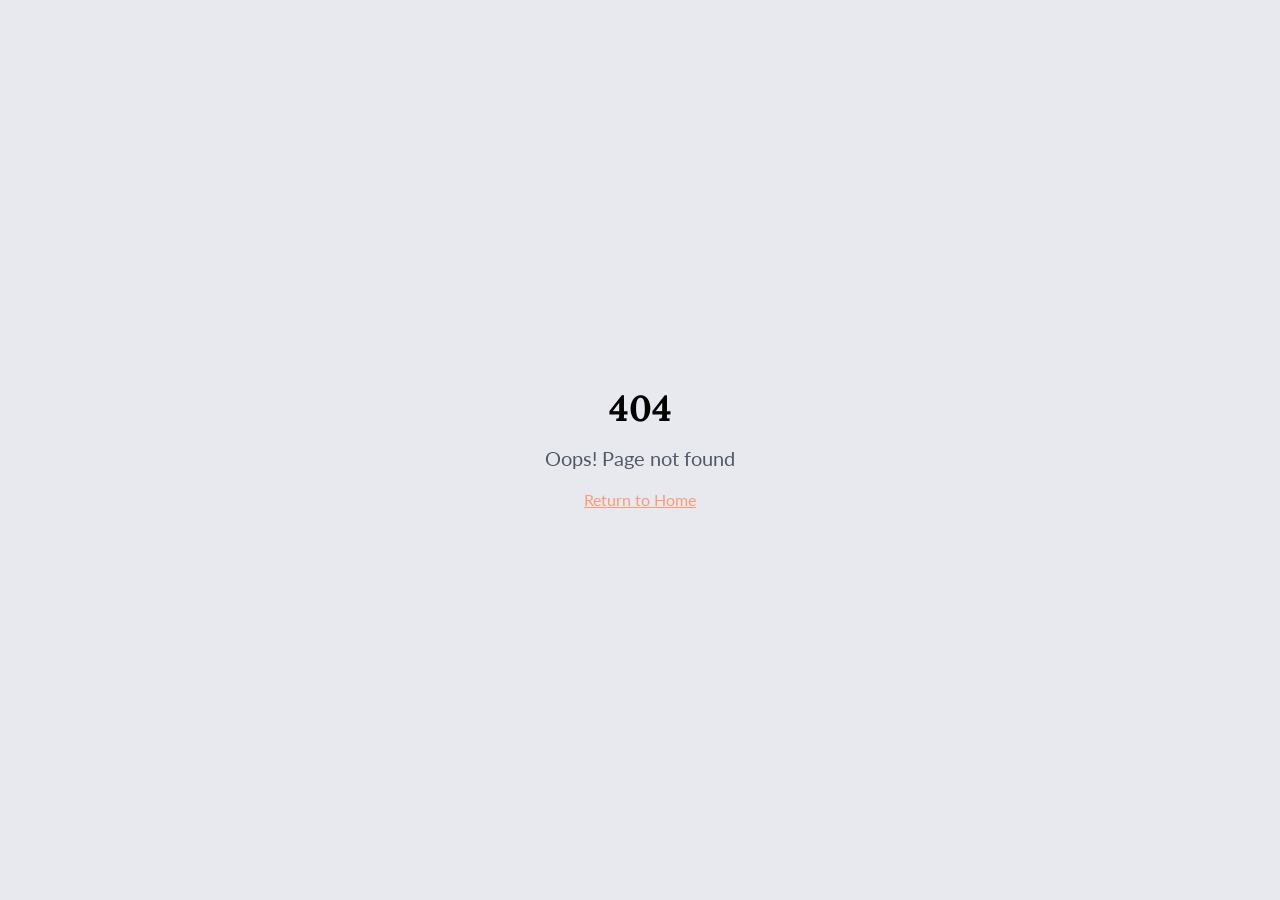
<file: kyros-live/index.html>
<!doctype html>
<html lang="en">
  <head>
    <meta charset="UTF-8" />
    <meta name="viewport" content="width=device-width, initial-scale=1.0" />
    <!-- TODO: Set the document title to the name of your application -->
    <title>KYROS — Numerology Guide</title>
    <meta name="description" content="KYROS — Premium numerology guidance tool" />
    <meta name="author" content="KYROS" />

    <meta property="og:title" content="KYROS — Numerology Guide" />
    <meta property="og:description" content="Discover your numerological essence with KYROS" />
    <meta property="og:type" content="website" />
    <meta property="og:type" content="website" />
    <meta property="og:image" content="https://lovable.dev/opengraph-image-p98pqg.png" />

    <meta name="twitter:card" content="summary_large_image" />
    <meta name="twitter:site" content="@Lovable" />
    <meta name="twitter:image" content="https://lovable.dev/opengraph-image-p98pqg.png" />
    <script type="module" crossorigin src="./assets/index-D7WWsOt2.js"></script>
    <link rel="stylesheet" crossorigin href="./assets/index-B8AVSsSJ.css">
  </head>

  <body>
    <div id="root"></div>
  </body>
</html>
</file>
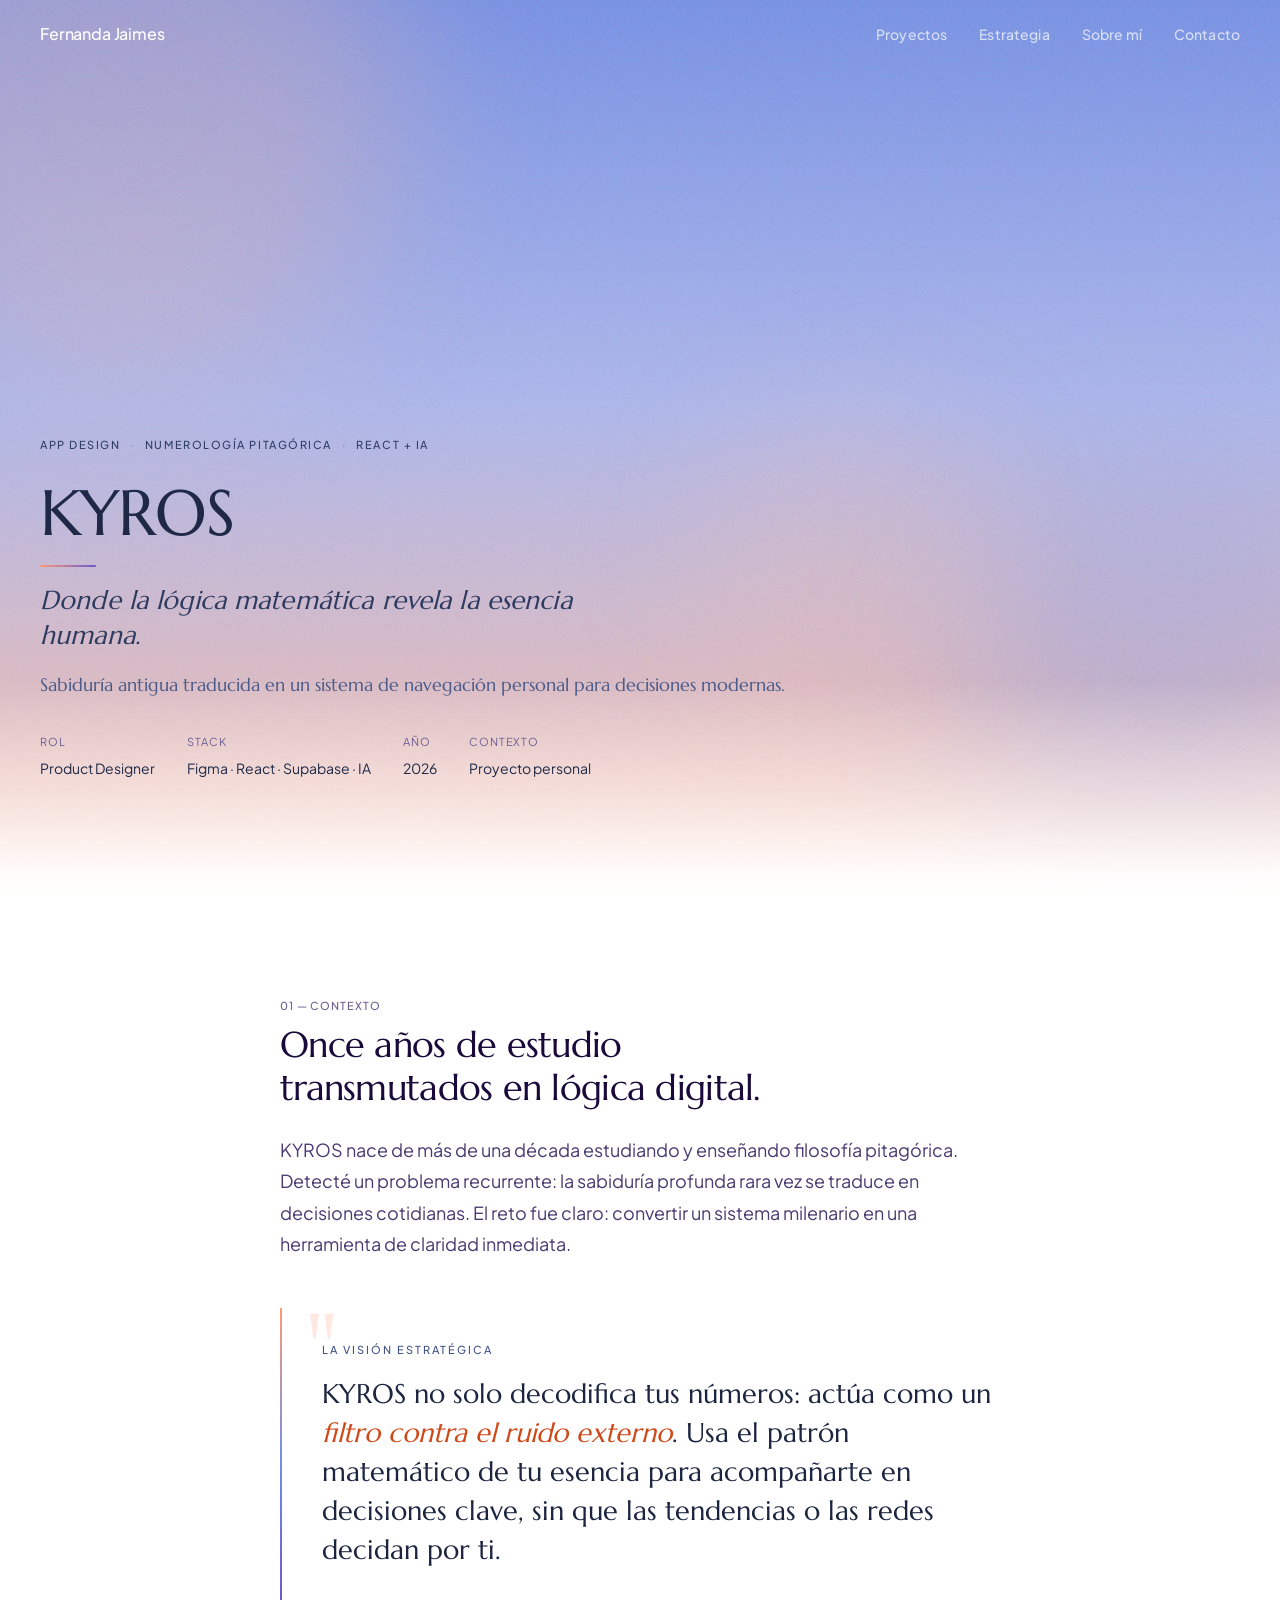
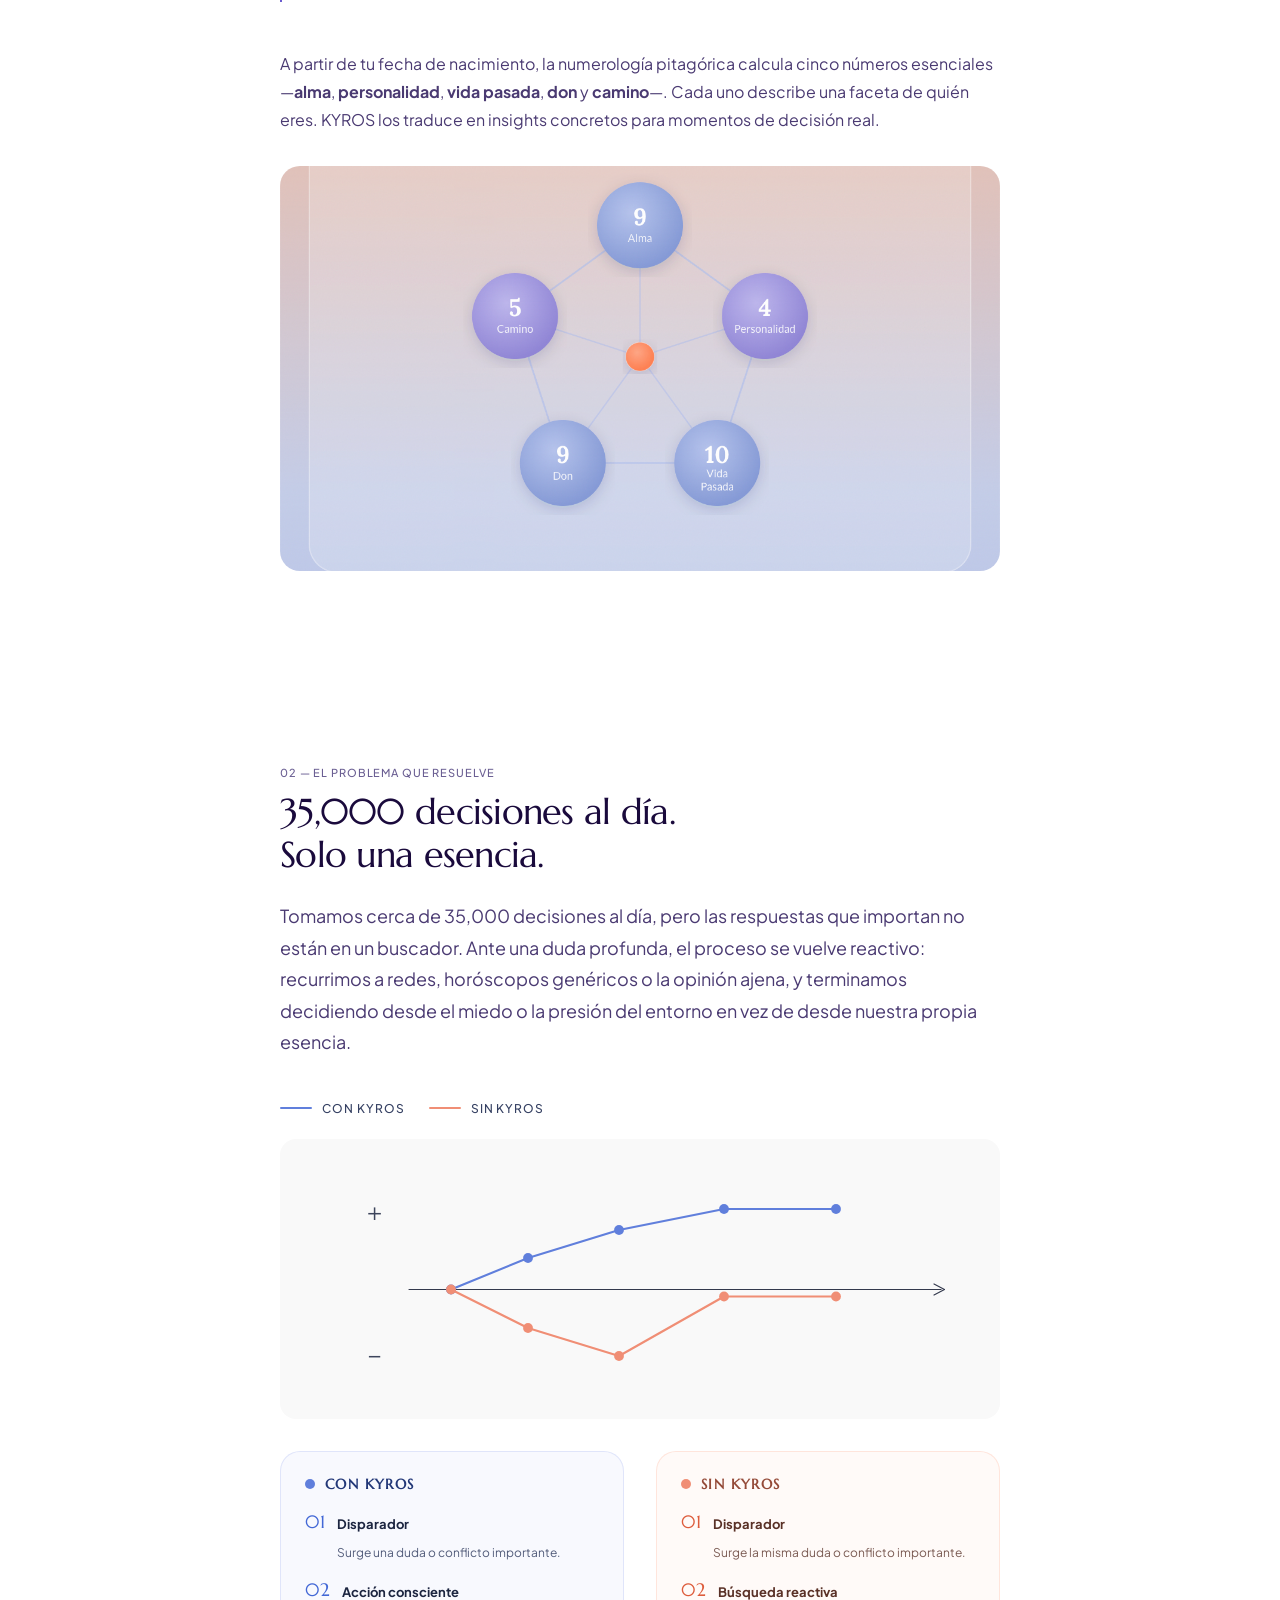
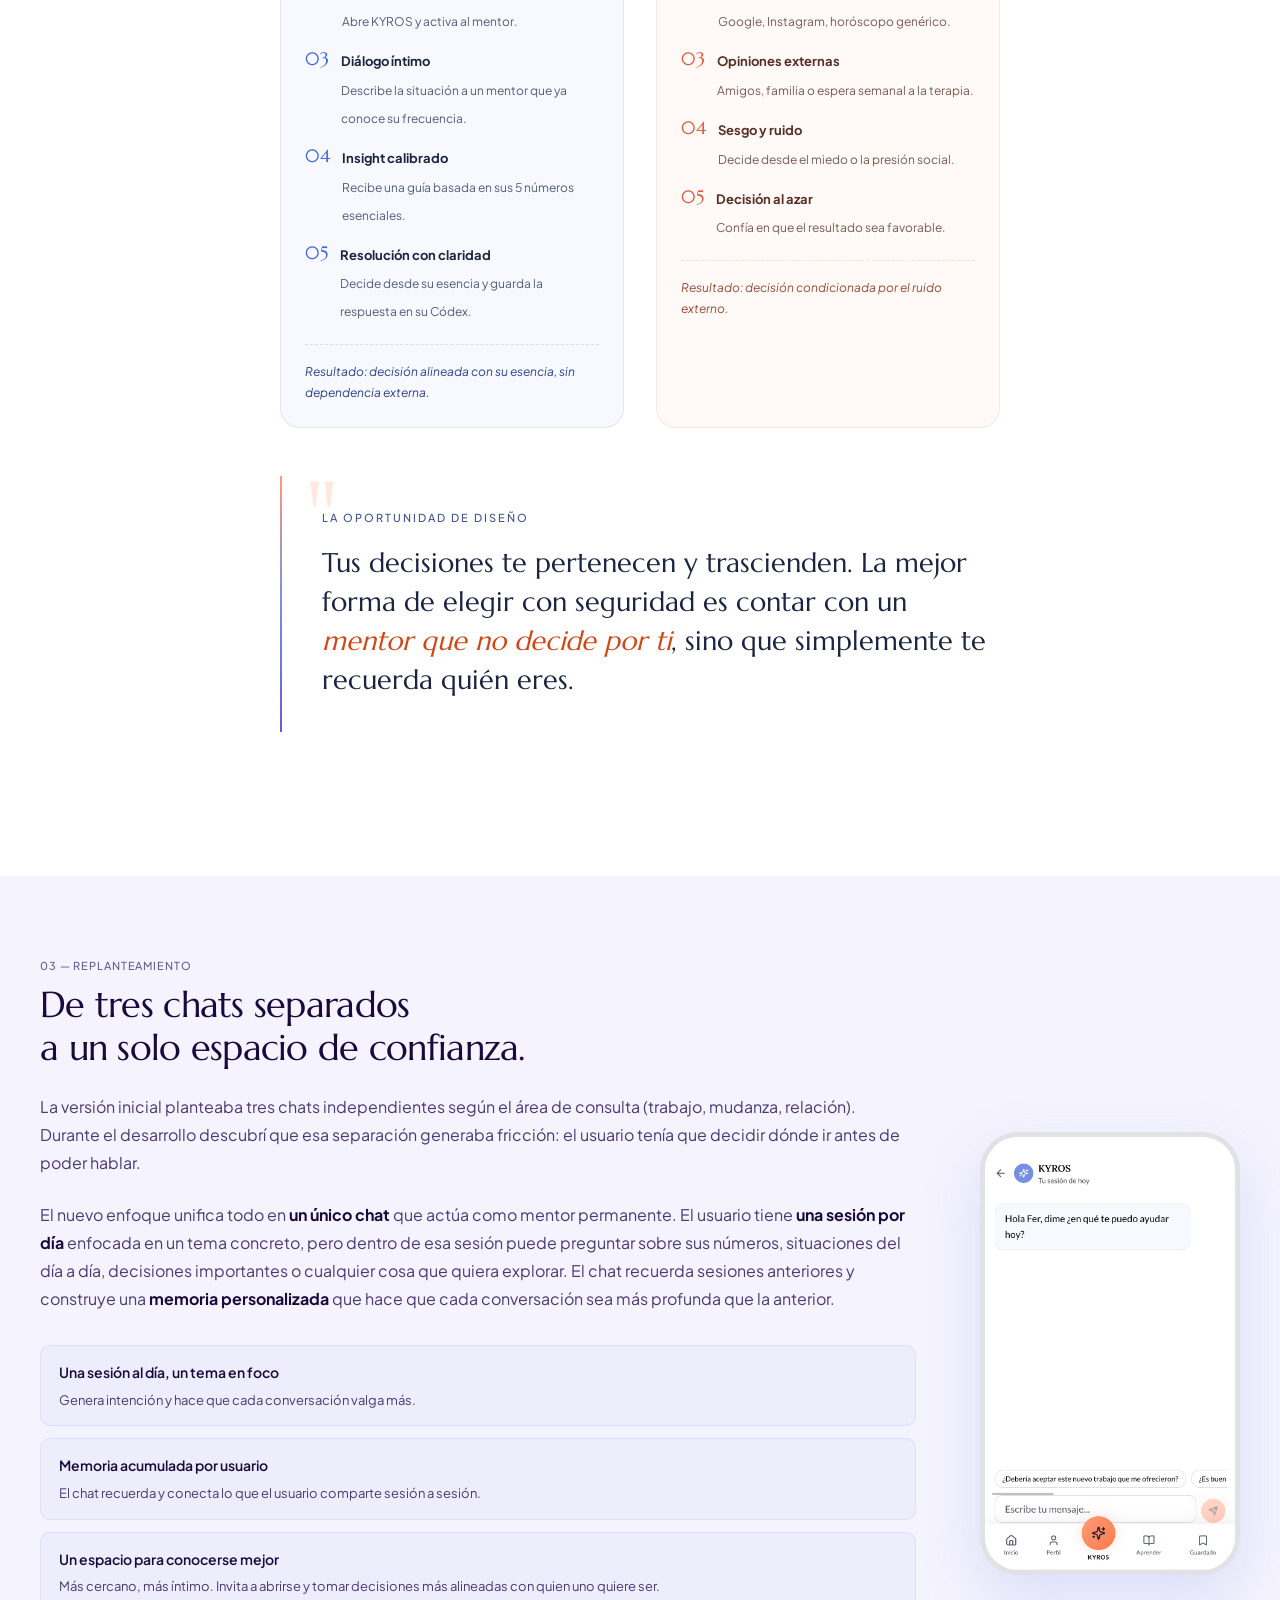
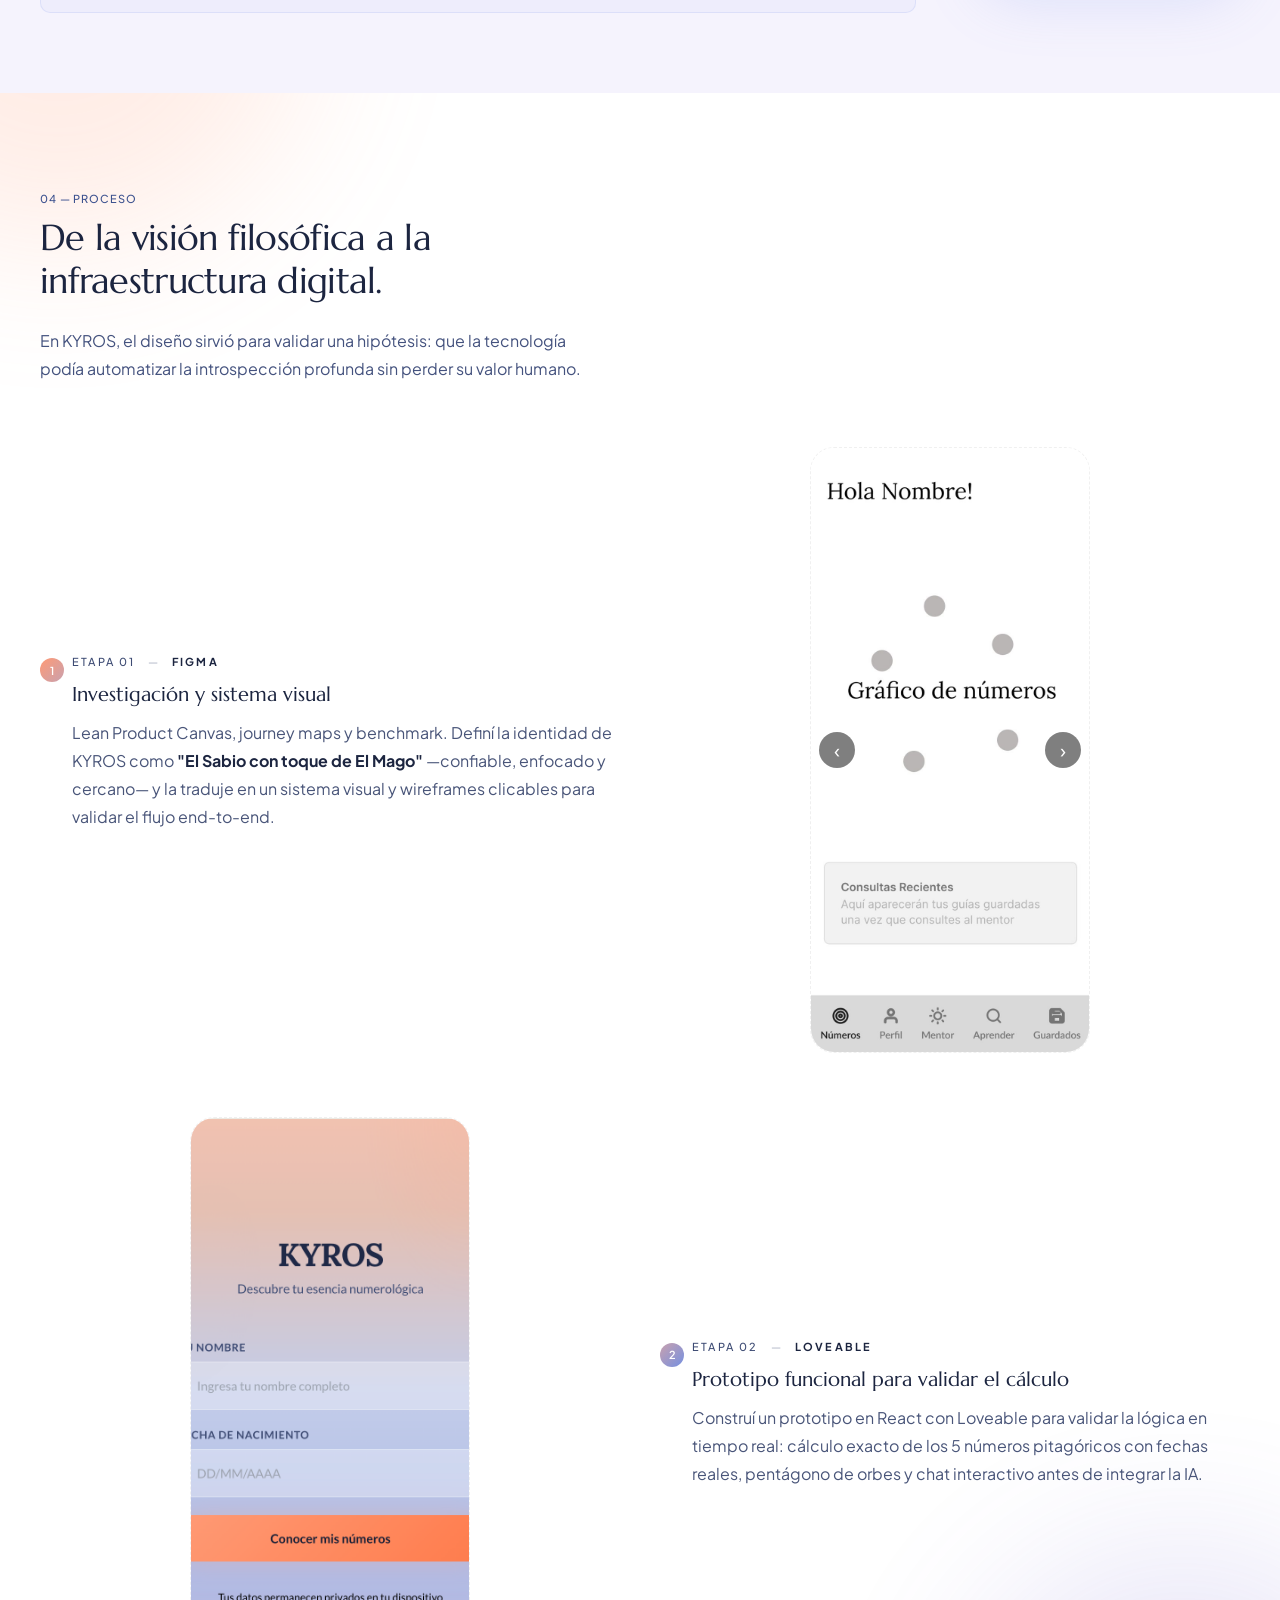
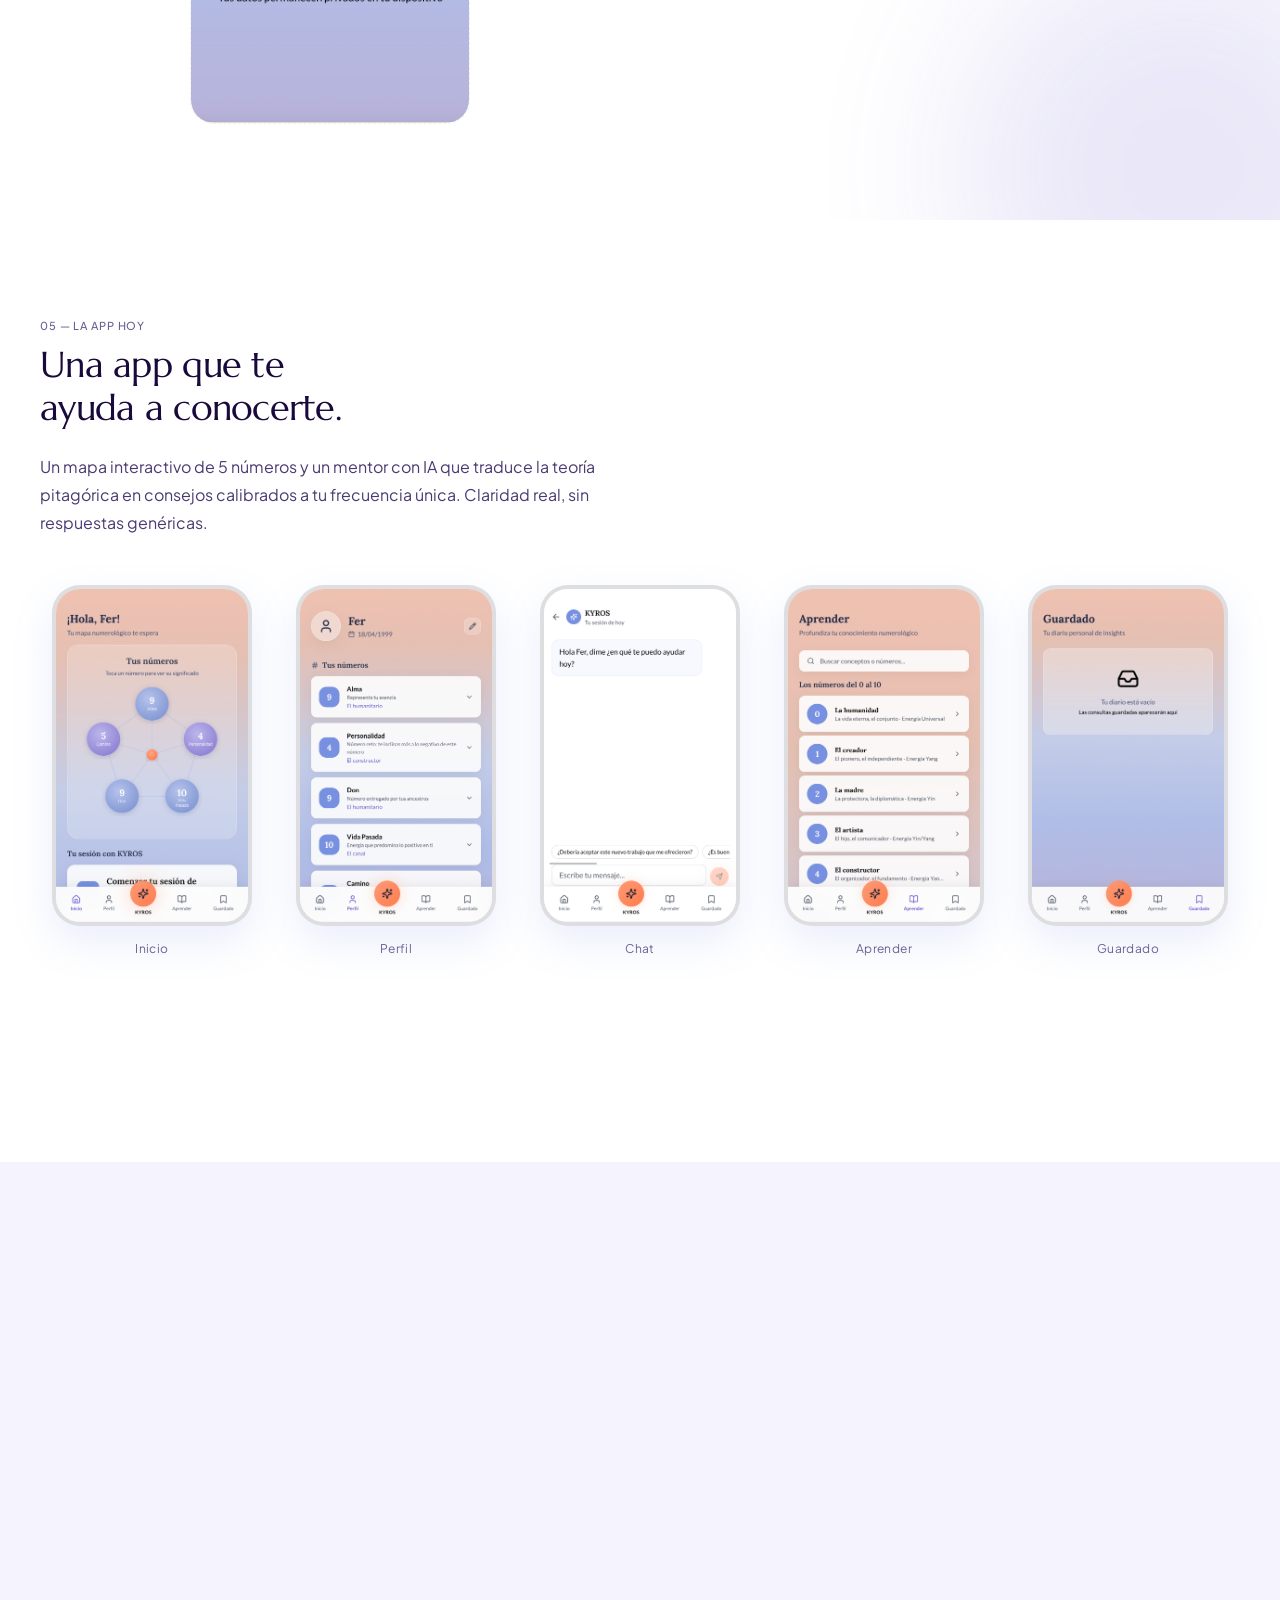
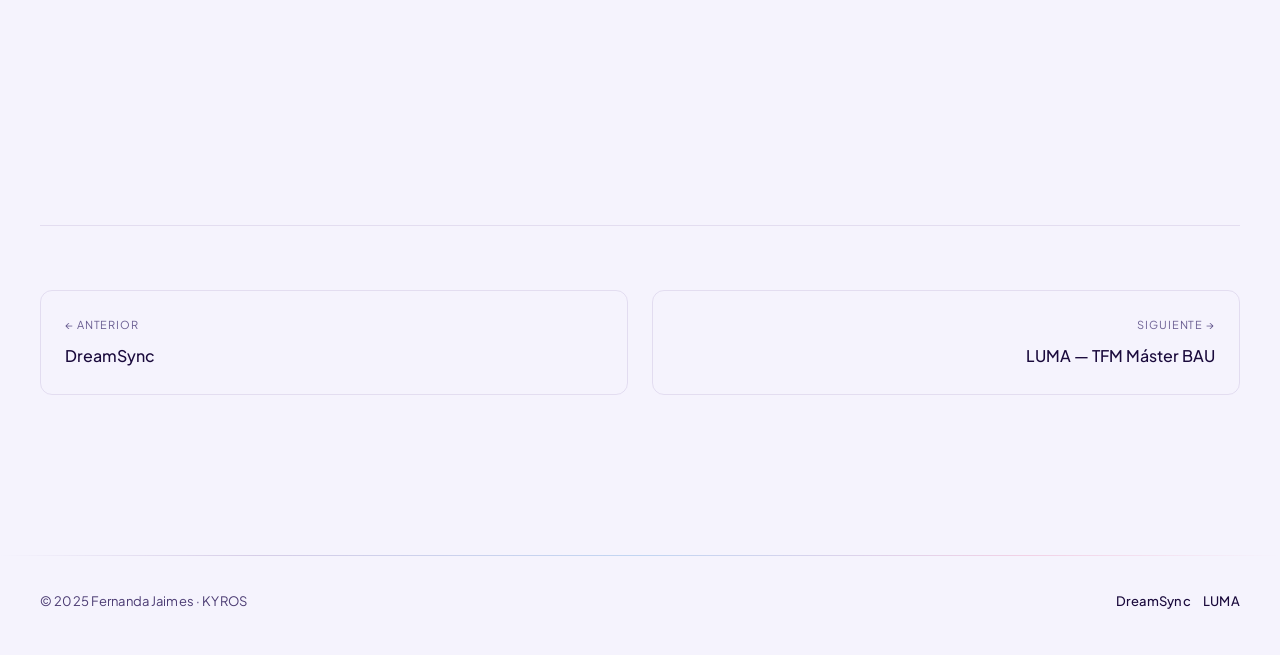
<file: kyros.html>
<!DOCTYPE html>
<html lang="es">
<head>
  <meta charset="UTF-8" />
  <meta name="viewport" content="width=device-width, initial-scale=1.0" />
  <meta name="description" content="KYROS — Caso de estudio de Fernanda Jaimes. App de numerología pitagórica con IA integrada para acompañar decisiones importantes. Diseño individual de concepto a código." />
  <title>KYROS · Fernanda Jaimes</title>

  <link rel="preconnect" href="https://fonts.googleapis.com" />
  <link rel="preconnect" href="https://fonts.gstatic.com" crossorigin />
  <link href="https://fonts.googleapis.com/css2?family=Marcellus&family=Plus+Jakarta+Sans:wght@300;400;500&display=swap" rel="stylesheet" />

  <link rel="stylesheet" href="css/tokens.css" />
  <link rel="stylesheet" href="css/global.css" />
  <link rel="stylesheet" href="css/components.css" />
  <link rel="stylesheet" href="css/animations.css" />

  <style>
    :root { --case-accent: hsl(16,100%,73%); }

    .case-tag-coral {
      background: rgba(255,154,117,0.10);
      color: #B84916;
      border-color: rgba(255,154,117,0.20);
    }

    .highlight-block-coral {
      background: rgba(255,154,117,0.06);
      border-left: 3px solid hsl(16,100%,73%);
      padding: var(--space-20, 20px) var(--space-24);
      border-radius: 0 var(--radius-sm) var(--radius-sm) 0;
      margin: var(--space-24) 0;
    }

    /* Gradiente real de KYROS */
    .kyros-gradient {
      background: linear-gradient(135deg, hsl(16,100%,73%) 0%, hsl(225,64%,67%) 50%, hsl(248,54%,58%) 100%);
    }

    /* Pantalla teléfono */
    .kyros-phone-frame {
      width: 100%;
      max-width: 300px;
      margin-inline: auto;
      border-radius: 40px;
      border: 6px solid rgba(255,255,255,0.12);
      overflow: hidden;
      position: relative;
      box-shadow:
        0 40px 100px rgba(0,0,0,0.35),
        0 0 0 1px rgba(255,255,255,0.06),
        inset 0 0 0 1px rgba(255,255,255,0.08);
    }

    .kyros-phone-notch {
      width: 90px;
      height: 26px;
      background: rgba(0,0,0,0.5);
      border-radius: 0 0 18px 18px;
      margin: 0 auto;
      position: absolute;
      top: 0;
      left: 50%;
      transform: translateX(-50%);
      z-index: 5;
    }

    .kyros-phone-screen {
      width: 100%;
      min-height: 580px;
      display: flex;
      flex-direction: column;
      padding: 44px 20px 24px;
      position: relative;
    }

    /* Stage badge proceso */
    .stage-badge {
      display: inline-flex;
      align-items: center;
      gap: 8px;
      padding: 4px 12px;
      border-radius: var(--radius-pill);
      font-size: 10px;
      letter-spacing: 0.07em;
      text-transform: uppercase;
      font-weight: 500;
      margin-bottom: var(--space-12);
    }

    .stage-badge--figma {
      background: rgba(255,154,117,0.10);
      color: #B84916;
      border: 1px solid rgba(255,154,117,0.20);
    }
    .stage-badge--loveable {
      background: rgba(201,160,174,0.10);
      color: #9A4A6A;
      border: 1px solid rgba(201,160,174,0.22);
    }
    .stage-badge--code {
      background: rgba(116,141,234,0.10);
      color: #3A4FAF;
      border: 1px solid rgba(116,141,234,0.20);
    }

    /* Línea decorativa KYROS */
    .kyros-accent-line {
      width: 80px;
      height: 3px;
      background: linear-gradient(90deg, hsl(16,100%,73%), hsl(225,64%,67%), hsl(248,54%,58%));
      border-radius: var(--radius-pill);
      margin-bottom: var(--space-24);
    }

    /* Proceso timeline */
    .process-stage {
      position: relative;
    }

    /* La línea decorativa sólo aplica en layout de una columna (legacy) */
    .process-stage.is-vertical::before {
      content: '';
      position: absolute;
      left: 11px;
      top: 32px;
      bottom: -32px;
      width: 2px;
      background: linear-gradient(180deg, hsla(16,100%,73%,0.30), hsla(225,64%,67%,0.15));
    }

    .process-stage.is-vertical:last-child::before { display: none; }

    .process-stage__dot {
      position: absolute;
      left: 0;
      top: 6px;
      width: 24px;
      height: 24px;
      border-radius: 50%;
      display: flex;
      align-items: center;
      justify-content: center;
      font-size: 11px;
      font-weight: 600;
      color: white;
    }

    /* Mentor chat bubble */
    .mentor-bubble {
      padding: 12px 16px;
      border-radius: 18px;
      font-size: 13px;
      line-height: 1.55;
      margin-bottom: 10px;
    }
    .mentor-bubble--mentor {
      background: rgba(255,255,255,0.92);
      color: #2a1f1f;
      border-bottom-left-radius: 6px;
      box-shadow: 0 2px 8px rgba(0,0,0,0.08);
    }
    .mentor-bubble--user {
      background: hsl(16,100%,73%);
      color: white;
      margin-left: auto;
      border-bottom-right-radius: 6px;
      max-width: 80%;
    }

    /* Archetype card */
    .archetype-card {
      padding: var(--space-24);
      border-radius: var(--radius-lg);
      background: white;
      border: 1px solid var(--color-border);
      transition: box-shadow 0.2s;
    }
    .archetype-card:hover {
      box-shadow: 0 8px 32px rgba(255,154,117,0.10);
    }

    /* Números pitagóricos mini chart */
    .mini-number-orb {
      width: 44px;
      height: 44px;
      border-radius: 50%;
      display: flex;
      flex-direction: column;
      align-items: center;
      justify-content: center;
      font-family: 'Plus Jakarta Sans', sans-serif;
    }

    /* ============ NUEVOS COMPONENTES ============ */

    /* Hero tagline (subtítulo adicional en serif italic) */
    .ky-hero-tagline {
      font-family: 'Marcellus', Georgia, serif;
      font-style: italic;
      font-size: clamp(18px, 2.3vw, 26px);
      line-height: 1.35;
      color: hsl(225,35%,28%);
      max-width: 620px;
      margin: 0 0 var(--space-16) 0;
      letter-spacing: 0.005em;
    }
    .ky-hero-tagline::before {
      content: '';
      display: block;
      width: 56px;
      height: 2px;
      background: linear-gradient(90deg, hsl(16,100%,73%), hsl(248,54%,58%));
      margin-bottom: var(--space-16);
      border-radius: 2px;
    }

    /* Pull quote editorial (reemplaza highlight-block) */
    .ky-pullquote {
      position: relative;
      margin: var(--space-48) 0;
      padding: var(--space-32) 0 var(--space-32) var(--space-40);
      border-left: 2px solid;
      border-image: linear-gradient(180deg, hsl(16,100%,73%), hsl(225,64%,67%), hsl(248,54%,58%)) 1;
    }
    .ky-pullquote__mark {
      position: absolute;
      top: -8px;
      left: var(--space-24);
      font-family: 'Marcellus', Georgia, serif;
      font-size: 96px;
      line-height: 1;
      color: hsl(16,100%,73%);
      opacity: 0.22;
      pointer-events: none;
      user-select: none;
    }
    .ky-pullquote__label {
      font-size: 11px;
      letter-spacing: 0.18em;
      text-transform: uppercase;
      font-weight: 500;
      color: hsl(225,35%,40%);
      margin-bottom: var(--space-16);
      display: block;
    }
    .ky-pullquote__text {
      font-family: 'Marcellus', Georgia, serif;
      font-size: clamp(19px, 2.1vw, 27px);
      line-height: 1.45;
      color: hsl(225,40%,18%);
      margin: 0;
    }
    .ky-pullquote__text em {
      color: hsl(16,80%,45%);
      font-style: italic;
    }

    /* ============ JOURNEY COMPARATIVO (minimal) ============ */
    .ky-journey {
      margin: var(--space-40) 0;
      position: relative;
    }
    .ky-journey__legend {
      display: flex;
      gap: var(--space-24);
      flex-wrap: wrap;
      margin-bottom: var(--space-20);
      font-size: 12px;
      letter-spacing: 0.08em;
      text-transform: uppercase;
      font-weight: 500;
      color: hsl(225,30%,30%);
    }
    .ky-journey__legend-item {
      display: inline-flex;
      align-items: center;
      gap: 10px;
    }
    .ky-journey__dot-legend {
      width: 32px;
      height: 2px;
      border-radius: 2px;
    }
    .ky-journey__dot-legend--solid {
      background: hsl(225,64%,62%);
    }
    .ky-journey__dot-legend--coral {
      background: hsl(12,80%,70%);
    }
    .ky-journey__chart {
      position: relative;
      width: 100%;
      aspect-ratio: 16/6;
      min-height: 280px;
      max-height: 340px;
      background: hsl(0,0%,97.5%);
      border-radius: 16px;
      overflow: hidden;
      margin: var(--space-16) 0;
    }
    .ky-journey__svg {
      position: absolute;
      inset: 0;
      width: 100%;
      height: 100%;
      z-index: 1;
    }
    @media (max-width: 760px) {
      .ky-journey__chart {
        aspect-ratio: 4/3;
        min-height: 220px;
        max-height: none;
      }
    }

    /* ============ PROCESO (sin píldoras) ============ */
    .ky-stage-caption {
      display: flex;
      align-items: center;
      gap: var(--space-12);
      font-size: 11px;
      letter-spacing: 0.2em;
      text-transform: uppercase;
      font-weight: 500;
      color: hsl(225,30%,35%);
      margin-bottom: var(--space-12);
    }
    .ky-stage-caption__tool {
      color: hsl(225,40%,18%);
      font-weight: 700;
    }
    .ky-stage-caption__sep {
      opacity: 0.4;
    }
  </style>
</head>

<body>

  <a href="#main" class="skip-link">Saltar al contenido</a>

  <!-- Progress bar -->
  <div class="case-progress" style="background:linear-gradient(90deg,hsl(16,100%,73%),hsl(225,64%,67%),hsl(248,54%,58%));" aria-hidden="true" role="progressbar" aria-label="Progreso de lectura"></div>

  <!-- Navigation -->
  <header role="banner">
    <nav class="nav" aria-label="Navegación principal">
      <div class="nav-inner">
        <a href="index.html" class="nav-logo" aria-label="Volver al portfolio de Fernanda Jaimes">Fernanda Jaimes</a>
        <ul class="nav-links" role="list">
          <li><a href="index.html#proyectos" class="nav-link">Proyectos</a></li>
          <li><a href="index.html#estrategia" class="nav-link">Estrategia</a></li>
          <li><a href="sobre-mi.html" class="nav-link">Sobre mí</a></li>
          <li><a href="index.html#contacto" class="nav-link">Contacto</a></li>
        </ul>
        <button class="nav-toggle" aria-controls="nav-mobile-k" aria-expanded="false" aria-label="Abrir menú">
          <span></span><span></span><span></span>
        </button>
      </div>
    </nav>
    <nav id="nav-mobile-k" class="nav-mobile" aria-label="Menú móvil">
      <a href="index.html#proyectos" class="nav-link">Proyectos</a>
      <a href="index.html#estrategia" class="nav-link">Estrategia</a>
      <a href="sobre-mi.html" class="nav-link">Sobre mí</a>
      <a href="index.html#contacto" class="nav-link">Contacto</a>
    </nav>
  </header>

  <main id="main">

    <!-- ── HERO ──────────────────────────────────────────────── -->
    <!-- Gradiente vertical que iguala la transición desde el home
         (variables --enter-edge → --enter-mid → --enter-core de la puerta):
         azul periwinkle → lavanda medio → salmón -->
    <section class="case-hero" aria-label="Introducción al caso KYROS"
      style="background:linear-gradient(180deg, #738DE1 0%, #A9B3E8 45%, #FBBBA2 100%);">

      <div aria-hidden="true">
        <div class="blob" style="width:560px;height:560px;background:#FBBBA2;opacity:0.30;top:-20%;left:-12%;animation:blobFloat1 16s ease-in-out infinite;filter:blur(80px);"></div>
        <div class="blob" style="width:420px;height:420px;background:#738DE1;opacity:0.28;bottom:0%;right:-8%;animation:blobFloat3 13s ease-in-out infinite;filter:blur(90px);"></div>
        <div class="blob" style="width:300px;height:300px;background:#FBBBA2;opacity:0.18;top:45%;right:22%;animation:blobFloat2 15s ease-in-out infinite;filter:blur(70px);"></div>
      </div>
      <div class="grainy-overlay" aria-hidden="true"></div>

      <!-- Fade final → blanco puro para empalmar con la siguiente sección.
           z-index:1 para que quede detrás del contenido. -->
      <div aria-hidden="true" style="position:absolute;left:0;right:0;bottom:0;height:220px;background:linear-gradient(to bottom, rgba(255,255,255,0) 0%, rgba(255,255,255,0.55) 55%, rgba(255,255,255,0.95) 88%, #ffffff 100%);pointer-events:none;z-index:1;"></div>

      <div class="container" style="position:relative;z-index:3;">

        <div class="case-hero__meta hero-animate-1">
          <div class="ky-tags" style="display:flex;gap:10px;flex-wrap:wrap;align-items:center;font-size:var(--text-label);letter-spacing:0.14em;text-transform:uppercase;font-weight:500;color:hsl(225,35%,30%);">
            <span>App Design</span>
            <span aria-hidden="true" style="opacity:0.45;">·</span>
            <span>Numerología Pitagórica</span>
            <span aria-hidden="true" style="opacity:0.45;">·</span>
            <span>React + IA</span>
          </div>
        </div>

        <h1 class="case-hero__title hero-animate-2" style="color:hsl(225,40%,20%);">KYROS</h1>

        <p class="ky-hero-tagline hero-animate-3">
          Donde la lógica matemática revela la esencia humana.
        </p>

        <p class="case-hero__subtitle hero-animate-3" style="color:hsl(225,30%,42%);">
          Sabiduría antigua traducida en un sistema de navegación personal para decisiones modernas.
        </p>

        <!-- Metadata -->
        <div class="hero-animate-4" style="display:flex;gap:var(--space-32);flex-wrap:wrap;margin-bottom:var(--space-48);">
          <div>
            <p style="font-size:var(--text-label);letter-spacing:var(--tracking-wide);text-transform:uppercase;color:var(--color-text-muted);margin-bottom:var(--space-4);">Rol</p>
            <p style="color:hsl(225,40%,20%);font-size:var(--text-small);">Product Designer</p>
          </div>
          <div>
            <p style="font-size:var(--text-label);letter-spacing:var(--tracking-wide);text-transform:uppercase;color:var(--color-text-muted);margin-bottom:var(--space-4);">Stack</p>
            <p style="color:hsl(225,40%,20%);font-size:var(--text-small);">Figma · React · Supabase · IA</p>
          </div>
          <div>
            <p style="font-size:var(--text-label);letter-spacing:var(--tracking-wide);text-transform:uppercase;color:var(--color-text-muted);margin-bottom:var(--space-4);">Año</p>
            <p style="color:hsl(225,40%,20%);font-size:var(--text-small);">2026</p>
          </div>
          <div>
            <p style="font-size:var(--text-label);letter-spacing:var(--tracking-wide);text-transform:uppercase;color:var(--color-text-muted);margin-bottom:var(--space-4);">Contexto</p>
            <p style="color:hsl(225,40%,20%);font-size:var(--text-small);">Proyecto personal</p>
          </div>
        </div>

      </div>
    </section>

    <!-- ── 01: CONTEXTO ───────────────────────────────────────── -->
    <section class="case-section bg-white" id="contexto" aria-labelledby="contexto-title">
      <div class="container" style="max-width:800px;">

        <p class="case-section__number anim-ready">01 — Contexto</p>
        <h2 id="contexto-title" class="case-section__title anim-ready">
          Once años de estudio<br />transmutados en lógica digital.
        </h2>

        <div class="anim-ready">
          <p style="font-size:var(--text-body-lg);color:var(--color-text-secondary);margin-bottom:var(--space-24);">
            KYROS nace de más de una década estudiando y enseñando filosofía pitagórica. Detecté un problema recurrente: la sabiduría profunda rara vez se traduce en decisiones cotidianas. El reto fue claro: convertir un sistema milenario en una herramienta de claridad inmediata.
          </p>

          <figure class="ky-pullquote">
            <span class="ky-pullquote__mark" aria-hidden="true">"</span>
            <span class="ky-pullquote__label">La visión estratégica</span>
            <p class="ky-pullquote__text">
              KYROS no solo decodifica tus números: actúa como un <em>filtro contra el ruido externo</em>. Usa el patrón matemático de tu esencia para acompañarte en decisiones clave, sin que las tendencias o las redes decidan por ti.
            </p>
          </figure>

          <p style="color:var(--color-text-secondary);margin-bottom:var(--space-32);">
            A partir de tu fecha de nacimiento, la numerología pitagórica calcula cinco números esenciales —<strong>alma</strong>, <strong>personalidad</strong>, <strong>vida pasada</strong>, <strong>don</strong> y <strong>camino</strong>—. Cada uno describe una faceta de quién eres. KYROS los traduce en insights concretos para momentos de decisión real.
          </p>

          <!-- Imagen: los 5 números (solo la imagen) -->
          <figure class="ky-image-placeholder" style="position:relative;width:100%;aspect-ratio:16/9;margin:var(--space-16) 0 0;border-radius:var(--radius-lg);overflow:hidden;">
            <img src="./assets/images/kyros/5.home.png" alt="Imagen: los 5 números" style="width:100%;height:100%;object-fit:cover;display:block;" />
          </figure>
        </div>
      </div>
    </section>

    <!-- ── 02: EL PROBLEMA ────────────────────────────────────── -->
    <section class="case-section bg-white" id="problema" aria-labelledby="problema-title">
      <div class="container" style="max-width:800px;">

        <p class="case-section__number anim-ready">02 — El problema que resuelve</p>
        <h2 id="problema-title" class="case-section__title anim-ready">
          35,000 decisiones al día.<br />Solo una esencia.
        </h2>

        <div class="anim-ready">
          <p style="font-size:var(--text-body-lg);color:var(--color-text-secondary);margin-bottom:var(--space-32);">
            Tomamos cerca de 35,000 decisiones al día, pero las respuestas que importan no están en un buscador. Ante una duda profunda, el proceso se vuelve reactivo: recurrimos a redes, horóscopos genéricos o la opinión ajena, y terminamos decidiendo desde el miedo o la presión del entorno en vez de desde nuestra propia esencia.
          </p>

          <!-- Journey Map comparativo (minimal: eje + curvas) -->
          <div class="ky-journey" role="figure" aria-label="Comparativa de journey con y sin KYROS">
            <div class="ky-journey__legend">
              <span class="ky-journey__legend-item">
                <span class="ky-journey__dot-legend ky-journey__dot-legend--solid" aria-hidden="true"></span>
                Con KYROS
              </span>
              <span class="ky-journey__legend-item">
                <span class="ky-journey__dot-legend ky-journey__dot-legend--coral" aria-hidden="true"></span>
                Sin KYROS
              </span>
            </div>

            <!-- Gráfico minimalista: eje horizontal con + y -, dos curvas -->
            <div class="ky-journey__chart">
              <svg class="ky-journey__svg" viewBox="0 0 1000 400" preserveAspectRatio="xMidYMid meet" aria-hidden="true" style="position:absolute;inset:0;width:100%;height:100%;">
                <!-- Signos + y - -->
                <text x="110" y="115" font-family="'Plus Jakarta Sans', sans-serif" font-size="36" font-weight="300" fill="hsl(225,20%,30%)">+</text>
                <text x="110" y="320" font-family="'Plus Jakarta Sans', sans-serif" font-size="36" font-weight="300" fill="hsl(225,20%,30%)">−</text>

                <!-- Eje horizontal con flecha -->
                <line x1="170" y1="215" x2="930" y2="215" stroke="hsl(225,20%,25%)" stroke-width="1.6" stroke-linecap="round"/>
                <polyline points="920,207 935,215 920,223" fill="none" stroke="hsl(225,20%,25%)" stroke-width="1.6" stroke-linecap="round" stroke-linejoin="round"/>

                <!-- Curva CON KYROS (azul): desde origen sube progresivamente -->
                <polyline points="230,215 340,170 470,130 620,100 780,100"
                          fill="none"
                          stroke="hsl(225,64%,62%)"
                          stroke-width="3"
                          stroke-linecap="round"
                          stroke-linejoin="round"/>
                <g fill="hsl(225,64%,62%)">
                  <circle cx="230" cy="215" r="7"/>
                  <circle cx="340" cy="170" r="7"/>
                  <circle cx="470" cy="130" r="7"/>
                  <circle cx="620" cy="100" r="7"/>
                  <circle cx="780" cy="100" r="7"/>
                </g>

                <!-- Curva SIN KYROS (coral): baja, sigue bajando y luego sube ligero -->
                <polyline points="230,215 340,270 470,310 620,225 780,225"
                          fill="none"
                          stroke="hsl(12,80%,70%)"
                          stroke-width="3"
                          stroke-linecap="round"
                          stroke-linejoin="round"/>
                <g fill="hsl(12,80%,70%)">
                  <circle cx="230" cy="215" r="7"/>
                  <circle cx="340" cy="270" r="7"/>
                  <circle cx="470" cy="310" r="7"/>
                  <circle cx="620" cy="225" r="7"/>
                  <circle cx="780" cy="225" r="7"/>
                </g>
              </svg>
            </div>

            <!-- Pasos detallados: dos columnas comparativas -->
            <div class="ky-journey__compare" style="display:grid;grid-template-columns:1fr 1fr;gap:var(--space-32);margin-top:var(--space-32);">

              <!-- Columna CON KYROS -->
              <div class="ky-journey__col ky-journey__col--with" style="padding:var(--space-24);border-radius:var(--radius-lg);background:rgba(116,141,234,0.05);border:1px solid rgba(116,141,234,0.18);">
                <div style="display:flex;align-items:center;gap:10px;margin-bottom:var(--space-20);">
                  <span style="width:10px;height:10px;border-radius:50%;background:hsl(225,64%,62%);"></span>
                  <h4 style="font-size:14px;font-weight:600;letter-spacing:0.1em;text-transform:uppercase;color:hsl(225,55%,30%);margin:0;">Con KYROS</h4>
                </div>
                <ol style="list-style:none;padding:0;margin:0;display:flex;flex-direction:column;gap:var(--space-16);">
                  <li style="display:grid;grid-template-columns:auto 1fr;gap:12px;">
                    <span style="font-family:'Marcellus',Georgia,serif;font-size:18px;color:hsl(225,64%,55%);line-height:1;">01</span>
                    <div>
                      <strong style="display:block;font-size:13px;color:hsl(225,40%,18%);margin-bottom:2px;">Disparador</strong>
                      <span style="font-size:12px;color:hsl(225,20%,40%);line-height:1.5;">Surge una duda o conflicto importante.</span>
                    </div>
                  </li>
                  <li style="display:grid;grid-template-columns:auto 1fr;gap:12px;">
                    <span style="font-family:'Marcellus',Georgia,serif;font-size:18px;color:hsl(225,64%,55%);line-height:1;">02</span>
                    <div>
                      <strong style="display:block;font-size:13px;color:hsl(225,40%,18%);margin-bottom:2px;">Acción consciente</strong>
                      <span style="font-size:12px;color:hsl(225,20%,40%);line-height:1.5;">Abre KYROS y activa al mentor.</span>
                    </div>
                  </li>
                  <li style="display:grid;grid-template-columns:auto 1fr;gap:12px;">
                    <span style="font-family:'Marcellus',Georgia,serif;font-size:18px;color:hsl(225,64%,55%);line-height:1;">03</span>
                    <div>
                      <strong style="display:block;font-size:13px;color:hsl(225,40%,18%);margin-bottom:2px;">Diálogo íntimo</strong>
                      <span style="font-size:12px;color:hsl(225,20%,40%);line-height:1.5;">Describe la situación a un mentor que ya conoce su frecuencia.</span>
                    </div>
                  </li>
                  <li style="display:grid;grid-template-columns:auto 1fr;gap:12px;">
                    <span style="font-family:'Marcellus',Georgia,serif;font-size:18px;color:hsl(225,64%,55%);line-height:1;">04</span>
                    <div>
                      <strong style="display:block;font-size:13px;color:hsl(225,40%,18%);margin-bottom:2px;">Insight calibrado</strong>
                      <span style="font-size:12px;color:hsl(225,20%,40%);line-height:1.5;">Recibe una guía basada en sus 5 números esenciales.</span>
                    </div>
                  </li>
                  <li style="display:grid;grid-template-columns:auto 1fr;gap:12px;">
                    <span style="font-family:'Marcellus',Georgia,serif;font-size:18px;color:hsl(225,64%,55%);line-height:1;">05</span>
                    <div>
                      <strong style="display:block;font-size:13px;color:hsl(225,40%,18%);margin-bottom:2px;">Resolución con claridad</strong>
                      <span style="font-size:12px;color:hsl(225,20%,40%);line-height:1.5;">Decide desde su esencia y guarda la respuesta en su Códex.</span>
                    </div>
                  </li>
                </ol>
                <p style="margin-top:var(--space-20);padding-top:var(--space-16);border-top:1px dashed rgba(116,141,234,0.25);font-size:12px;color:hsl(225,55%,35%);font-style:italic;">
                  Resultado: decisión alineada con su esencia, sin dependencia externa.
                </p>
              </div>

              <!-- Columna SIN KYROS -->
              <div class="ky-journey__col ky-journey__col--without" style="padding:var(--space-24);border-radius:var(--radius-lg);background:rgba(255,154,117,0.05);border:1px solid rgba(255,154,117,0.22);">
                <div style="display:flex;align-items:center;gap:10px;margin-bottom:var(--space-20);">
                  <span style="width:10px;height:10px;border-radius:50%;background:hsl(12,80%,70%);"></span>
                  <h4 style="font-size:14px;font-weight:600;letter-spacing:0.1em;text-transform:uppercase;color:hsl(12,45%,40%);margin:0;">Sin KYROS</h4>
                </div>
                <ol style="list-style:none;padding:0;margin:0;display:flex;flex-direction:column;gap:var(--space-16);">
                  <li style="display:grid;grid-template-columns:auto 1fr;gap:12px;">
                    <span style="font-family:'Marcellus',Georgia,serif;font-size:18px;color:hsl(12,70%,55%);line-height:1;">01</span>
                    <div>
                      <strong style="display:block;font-size:13px;color:hsl(12,40%,25%);margin-bottom:2px;">Disparador</strong>
                      <span style="font-size:12px;color:hsl(12,20%,40%);line-height:1.5;">Surge la misma duda o conflicto importante.</span>
                    </div>
                  </li>
                  <li style="display:grid;grid-template-columns:auto 1fr;gap:12px;">
                    <span style="font-family:'Marcellus',Georgia,serif;font-size:18px;color:hsl(12,70%,55%);line-height:1;">02</span>
                    <div>
                      <strong style="display:block;font-size:13px;color:hsl(12,40%,25%);margin-bottom:2px;">Búsqueda reactiva</strong>
                      <span style="font-size:12px;color:hsl(12,20%,40%);line-height:1.5;">Google, Instagram, horóscopo genérico.</span>
                    </div>
                  </li>
                  <li style="display:grid;grid-template-columns:auto 1fr;gap:12px;">
                    <span style="font-family:'Marcellus',Georgia,serif;font-size:18px;color:hsl(12,70%,55%);line-height:1;">03</span>
                    <div>
                      <strong style="display:block;font-size:13px;color:hsl(12,40%,25%);margin-bottom:2px;">Opiniones externas</strong>
                      <span style="font-size:12px;color:hsl(12,20%,40%);line-height:1.5;">Amigos, familia o espera semanal a la terapia.</span>
                    </div>
                  </li>
                  <li style="display:grid;grid-template-columns:auto 1fr;gap:12px;">
                    <span style="font-family:'Marcellus',Georgia,serif;font-size:18px;color:hsl(12,70%,55%);line-height:1;">04</span>
                    <div>
                      <strong style="display:block;font-size:13px;color:hsl(12,40%,25%);margin-bottom:2px;">Sesgo y ruido</strong>
                      <span style="font-size:12px;color:hsl(12,20%,40%);line-height:1.5;">Decide desde el miedo o la presión social.</span>
                    </div>
                  </li>
                  <li style="display:grid;grid-template-columns:auto 1fr;gap:12px;">
                    <span style="font-family:'Marcellus',Georgia,serif;font-size:18px;color:hsl(12,70%,55%);line-height:1;">05</span>
                    <div>
                      <strong style="display:block;font-size:13px;color:hsl(12,40%,25%);margin-bottom:2px;">Decisión al azar</strong>
                      <span style="font-size:12px;color:hsl(12,20%,40%);line-height:1.5;">Confía en que el resultado sea favorable.</span>
                    </div>
                  </li>
                </ol>
                <p style="margin-top:var(--space-20);padding-top:var(--space-16);border-top:1px dashed rgba(255,154,117,0.30);font-size:12px;color:hsl(12,45%,40%);font-style:italic;">
                  Resultado: decisión condicionada por el ruido externo.
                </p>
              </div>

            </div>

            <style>
              @media (max-width: 760px) {
                .ky-journey__compare {
                  grid-template-columns: 1fr !important;
                }
              }
            </style>
          </div>

          <figure class="ky-pullquote">
            <span class="ky-pullquote__mark" aria-hidden="true">"</span>
            <span class="ky-pullquote__label">La oportunidad de diseño</span>
            <p class="ky-pullquote__text">
              Tus decisiones te pertenecen y trascienden. La mejor forma de elegir con seguridad es contar con un <em>mentor que no decide por ti</em>, sino que simplemente te recuerda quién eres.
            </p>
          </figure>
        </div>
      </div>
    </section>

    <!-- ── 03: REPLANTEAMIENTO DEL CHAT ─────────────────────── -->
    <section style="padding-top:var(--space-80);padding-bottom:var(--space-80);">
      <div class="container">

        <p class="case-section__number anim-ready">03 — Replanteamiento</p>
        <h2 class="case-section__title anim-ready">
          De tres chats separados<br />a un solo espacio de confianza.
        </h2>

        <div style="display:flex;gap:var(--space-64);align-items:center;flex-wrap:wrap;">

          <!-- Texto -->
          <div style="flex:1 1 340px;min-width:280px;" class="anim-ready">
            <p style="color:var(--color-text-secondary);margin-bottom:var(--space-24);line-height:1.75;">
              La versión inicial planteaba tres chats independientes según el área de consulta (trabajo, mudanza, relación). Durante el desarrollo descubrí que esa separación generaba fricción: el usuario tenía que decidir dónde ir antes de poder hablar.
            </p>
            <p style="color:var(--color-text-secondary);margin-bottom:var(--space-32);line-height:1.75;">
              El nuevo enfoque unifica todo en <strong style="color:var(--color-text-primary);">un único chat</strong> que actúa como mentor permanente. El usuario tiene <strong style="color:var(--color-text-primary);">una sesión por día</strong> enfocada en un tema concreto, pero dentro de esa sesión puede preguntar sobre sus números, situaciones del día a día, decisiones importantes o cualquier cosa que quiera explorar. El chat recuerda sesiones anteriores y construye una <strong style="color:var(--color-text-primary);">memoria personalizada</strong> que hace que cada conversación sea más profunda que la anterior.
            </p>

            <div style="display:flex;flex-direction:column;gap:var(--space-12);">
              <div style="padding:14px 18px;background:rgba(116,141,234,0.05);border-radius:10px;border:1px solid rgba(116,141,234,0.15);">
                  <p style="font-weight:600;font-size:var(--text-small);color:var(--color-text-primary);margin-bottom:4px;">Una sesión al día, un tema en foco</p>
                  <p style="font-size:13px;color:var(--color-text-secondary);">Genera intención y hace que cada conversación valga más.</p>
              </div>
              <div style="padding:14px 18px;background:rgba(116,141,234,0.05);border-radius:10px;border:1px solid rgba(116,141,234,0.15);">
                  <p style="font-weight:600;font-size:var(--text-small);color:var(--color-text-primary);margin-bottom:4px;">Memoria acumulada por usuario</p>
                  <p style="font-size:13px;color:var(--color-text-secondary);">El chat recuerda y conecta lo que el usuario comparte sesión a sesión.</p>
              </div>
              <div style="padding:14px 18px;background:rgba(116,141,234,0.05);border-radius:10px;border:1px solid rgba(116,141,234,0.15);">
                  <p style="font-weight:600;font-size:var(--text-small);color:var(--color-text-primary);margin-bottom:4px;">Un espacio para conocerse mejor</p>
                  <p style="font-size:13px;color:var(--color-text-secondary);">Más cercano, más íntimo. Invita a abrirse y tomar decisiones más alineadas con quien uno quiere ser.</p>
              </div>
            </div>
          </div>

          <!-- Mockup del chat -->
          <div style="flex:0 0 auto;display:flex;justify-content:center;" class="anim-ready">
            <div style="width:260px;border-radius:38px;border:5px solid rgba(20,15,35,0.12);overflow:hidden;box-shadow:0 24px 60px rgba(116,141,234,0.20);background:#fff;">
              <img src="./assets/images/kyros/chat-nuevo.png" alt="Nuevo chat unificado de KYROS" style="width:100%;display:block;" />
            </div>
          </div>

        </div>

      </div>
    </section>

    <!-- ── 04: DE FIGMA A CÓDIGO ──────────────────────────────── -->
      <section class="case-section bg-white" id="proceso" aria-labelledby="proceso-title" style="overflow:hidden;position:relative;">

      <div aria-hidden="true">
        <div class="blob" style="width:500px;height:500px;background:hsl(16,100%,73%);opacity:0.18;top:-20%;left:-15%;animation:blobFloat1 16s ease-in-out infinite;filter:blur(80px);"></div>
        <div class="blob" style="width:450px;height:450px;background:hsl(248,54%,58%);opacity:0.14;bottom:-10%;right:-10%;animation:blobFloat3 13s ease-in-out infinite;filter:blur(80px);"></div>
      </div>

      <div class="container" style="position:relative;z-index:3;">

        <p class="case-section__number anim-ready" style="color:hsl(225,40%,40%);">04 — Proceso</p>
        <h2 id="proceso-title" class="case-section__title anim-ready" style="color:hsl(225,40%,18%);">
          De la visión filosófica a la<br /> infraestructura digital.
        </h2>

        <p class="anim-ready" style="color:hsl(225,30%,38%);max-width:560px;margin-bottom:var(--space-64);">
          En KYROS, el diseño sirvió para validar una hipótesis: que la tecnología podía automatizar la introspección profunda sin perder su valor humano.
        </p>

        <div style="display:flex;flex-direction:column;gap:var(--space-64);" class="anim-ready">

          <!-- Stage 1: Figma -->
          <div class="process-stage" style="display:grid;grid-template-columns:1fr 1fr;gap:var(--space-40);align-items:center;padding-left:0;">
            <div style="position:relative;padding-left:var(--space-32);">
              <div class="process-stage__dot" style="background:linear-gradient(135deg,hsl(16,100%,73%),hsl(340,27%,71%));">1</div>
              <p class="ky-stage-caption">
                Etapa 01
                <span class="ky-stage-caption__sep">—</span>
                <span class="ky-stage-caption__tool">Figma</span>
              </p>
              <h3 style="font-size:var(--text-h3);font-weight:var(--weight-medium);color:hsl(225,40%,18%);margin-bottom:var(--space-12);">Investigación y sistema visual</h3>
              <p style="color:hsl(225,25%,38%);margin-bottom:var(--space-16);">
                Lean Product Canvas, journey maps y benchmark. Definí la identidad de KYROS como <strong style="color:hsl(225,40%,18%);">"El Sabio con toque de El Mago"</strong> —confiable, enfocado y cercano— y la traduje en un sistema visual y wireframes clicables para validar el flujo end-to-end.
              </p>
            </div>
            <figure class="ky-stage-image" data-label="Imagen etapa 01" style="position:relative;width:100%;aspect-ratio:4/3;border-radius:var(--radius-lg);display:flex;align-items:center;justify-content:center;">
              <!-- Carrusel móvil: reemplaza las rutas de las imágenes en los atributos src de los <img> -->
              <div class="ky-carousel" style="width:100%;max-width:280px;">
                <div class="ky-carousel__viewport" style="position:relative;width:100%;aspect-ratio:9/19.5;overflow:hidden;border-radius:24px;border:1px dashed rgba(0,0,0,0.06);background:rgba(255,255,255,0.92);">
                  <div class="ky-carousel__track" style="display:flex;width:300%;height:100%;transition:transform 0.36s ease;">
                    <!-- Imagen 1: sustituye el src por tu archivo -->
                    <img data-slot="1" src="./assets/images/kyros/warframe.jpeg" alt="Imagen etapa 01 — foto 1 (coloca ruta aquí)" style="flex:0 0 33.3333%;width:100%;height:100%;object-fit:cover;object-position:center center;display:block;" />
                    <!-- Imagen 2: sustituye el src por tu archivo -->
                    <img data-slot="2" src="./assets/images/kyros/prototipo-figma-3.jpeg" alt="Imagen etapa 01 — foto 2 (coloca ruta aquí)" style="flex:0 0 33.3333%;width:100%;height:100%;object-fit:cover;object-position:center center;display:block;" />
                    <!-- Imagen 3: sustituye el src por tu archivo -->
                    <img data-slot="3" src="./assets/images/kyros/prototipo-figma-2.jpeg" alt="Imagen etapa 01 — foto 3 (coloca ruta aquí)" style="flex:0 0 33.3333%;width:100%;height:100%;object-fit:cover;object-position:center center;display:block;" />
                  </div>

                  <!-- Controles simples: prev / next -->
                  <button class="ky-carousel__prev" aria-label="Anterior" style="position:absolute;left:8px;top:50%;transform:translateY(-50%);background:rgba(0,0,0,0.50);color:#fff;border:0;width:36px;height:36px;border-radius:999px;display:flex;align-items:center;justify-content:center;font-size:20px;line-height:1;">‹</button>
                  <button class="ky-carousel__next" aria-label="Siguiente" style="position:absolute;right:8px;top:50%;transform:translateY(-50%);background:rgba(0,0,0,0.50);color:#fff;border:0;width:36px;height:36px;border-radius:999px;display:flex;align-items:center;justify-content:center;font-size:20px;line-height:1;">›</button>

                </div>

              </div>

              <script>
                (function(){
                  // Carousel mínimo: funciona con 3 imágenes, deja espacios en src para que las reemplaces
                  var root = document.currentScript && document.currentScript.parentNode;
                  if(!root) root = document.querySelector('.ky-stage-image');
                  var track = root.querySelector('.ky-carousel__track');
                  var prev = root.querySelector('.ky-carousel__prev');
                  var next = root.querySelector('.ky-carousel__next');
                  var index = 0;
                  function update(){
                    track.style.transform = 'translateX(' + (-index * 33.3333) + '%)';
                  }
                  prev && prev.addEventListener('click', function(){ index = (index - 1 + 3) % 3; update(); });
                  next && next.addEventListener('click', function(){ index = (index + 1) % 3; update(); });
                  // keyboard accessibility (left/right)
                  root.addEventListener('keydown', function(e){ if(e.key === 'ArrowLeft'){ prev.click(); } if(e.key === 'ArrowRight'){ next.click(); } });
                  // allow focus
                  prev.tabIndex = 0; next.tabIndex = 0;
                })();
              </script>
            </figure>
          </div>

          <!-- Stage 2: Loveable -->
          <div class="process-stage" style="display:grid;grid-template-columns:1fr 1fr;gap:var(--space-40);align-items:center;padding-left:0;">
            <figure class="ky-stage-image" data-label="Imagen etapa 02" style="position:relative;width:100%;aspect-ratio:4/3;border-radius:var(--radius-lg);display:flex;align-items:center;justify-content:center;order:-1;">
              <!-- Contenedor tamaño celular para 1 imagen: sustituye el src del <img data-slot="loveable"> -->
              <div style="width:100%;max-width:280px;aspect-ratio:9/19.5;border-radius:24px;overflow:hidden;border:1px dashed rgba(0,0,0,0.06);background:rgba(255,255,255,0.92);">
                <img data-slot="loveable" src="./assets/images/kyros/loveable-kyros.png" style="width:100%;height:100%;object-fit:cover;object-position:center center;display:block;" />
              </div>
            </figure>
            <div style="position:relative;padding-left:var(--space-32);">
              <div class="process-stage__dot" style="background:linear-gradient(135deg,hsl(340,27%,71%),hsl(225,64%,67%));">2</div>
              <p class="ky-stage-caption">
                Etapa 02
                <span class="ky-stage-caption__sep">—</span>
                <span class="ky-stage-caption__tool">Loveable</span>
              </p>
              <h3 style="font-size:var(--text-h3);font-weight:var(--weight-medium);color:hsl(225,40%,18%);margin-bottom:var(--space-12);">Prototipo funcional para validar el cálculo</h3>
              <p style="color:hsl(225,25%,38%);margin-bottom:var(--space-16);">
                Construí un prototipo en React con Loveable para validar la lógica en tiempo real: cálculo exacto de los 5 números pitagóricos con fechas reales, pentágono de orbes y chat interactivo antes de integrar la IA.
              </p>
            </div>
          </div>

          </div>

        </div>

        <!-- Responsive: apilar texto + imagen en móvil -->
        <style>
          @media (max-width: 760px) {
            #proceso .process-stage {
              grid-template-columns: 1fr !important;
              gap: var(--space-20) !important;
            }
            #proceso .ky-stage-image {
              order: 2 !important;
            }
          }
        </style>

    </section>

    <!-- ── 05: RESULTADO FINAL ────────────────────────────────── -->
    <section class="case-section bg-white" id="resultado" aria-labelledby="resultado-title">
      <div class="container">

        <p class="case-section__number anim-ready">05 — La app hoy</p>
        <h2 id="resultado-title" class="case-section__title anim-ready">
          Una app que te<br />ayuda a conocerte.
        </h2>

        <p class="anim-ready" style="color:var(--color-text-secondary);max-width:580px;margin-bottom:var(--space-48);">
          Un mapa interactivo de 5 números y un mentor con IA que traduce la teoría pitagórica en consejos calibrados a tu frecuencia única. Claridad real, sin respuestas genéricas.
        </p>

        <!-- Galería de pantallas -->
        <div class="anim-ready" style="display:grid;grid-template-columns:repeat(auto-fit,minmax(160px,1fr));gap:var(--space-20);margin-bottom:var(--space-64);">

          <div style="display:flex;flex-direction:column;align-items:center;gap:var(--space-12);">
            <div style="width:100%;max-width:200px;border-radius:28px;border:4px solid rgba(20,15,35,0.10);overflow:hidden;box-shadow:0 16px 40px rgba(116,141,234,0.15);background:#f5f5f5;">
              <img src="./assets/images/kyros/ky-inicio.png" alt="Inicio" style="width:100%;height:auto;display:block;" />
            </div>
            <span style="font-size:12px;color:var(--color-text-muted);letter-spacing:0.04em;">Inicio</span>
          </div>

          <div style="display:flex;flex-direction:column;align-items:center;gap:var(--space-12);">
            <div style="width:100%;max-width:200px;border-radius:28px;border:4px solid rgba(20,15,35,0.10);overflow:hidden;box-shadow:0 16px 40px rgba(116,141,234,0.15);background:#f5f5f5;">
              <img src="./assets/images/kyros/ky-perfil.png" alt="Perfil" style="width:100%;height:auto;display:block;" />
            </div>
            <span style="font-size:12px;color:var(--color-text-muted);letter-spacing:0.04em;">Perfil</span>
          </div>

          <div style="display:flex;flex-direction:column;align-items:center;gap:var(--space-12);">
            <div style="width:100%;max-width:200px;border-radius:28px;border:4px solid rgba(20,15,35,0.10);overflow:hidden;box-shadow:0 16px 40px rgba(116,141,234,0.15);background:#f5f5f5;">
              <img src="./assets/images/kyros/ky-chat.png" alt="Chat" style="width:100%;height:auto;display:block;" />
            </div>
            <span style="font-size:12px;color:var(--color-text-muted);letter-spacing:0.04em;">Chat</span>
          </div>

          <div style="display:flex;flex-direction:column;align-items:center;gap:var(--space-12);">
            <div style="width:100%;max-width:200px;border-radius:28px;border:4px solid rgba(20,15,35,0.10);overflow:hidden;box-shadow:0 16px 40px rgba(116,141,234,0.15);background:#f5f5f5;">
              <img src="./assets/images/kyros/ky-aprender.png" alt="Aprender" style="width:100%;height:auto;display:block;" />
            </div>
            <span style="font-size:12px;color:var(--color-text-muted);letter-spacing:0.04em;">Aprender</span>
          </div>

          <div style="display:flex;flex-direction:column;align-items:center;gap:var(--space-12);">
            <div style="width:100%;max-width:200px;border-radius:28px;border:4px solid rgba(20,15,35,0.10);overflow:hidden;box-shadow:0 16px 40px rgba(116,141,234,0.15);background:#f5f5f5;">
              <img src="./assets/images/kyros/ky-guardado.png" alt="Guardado" style="width:100%;height:auto;display:block;" />
            </div>
            <span style="font-size:12px;color:var(--color-text-muted);letter-spacing:0.04em;">Guardado</span>
          </div>

        </div>

        <p class="case-section__number anim-ready" style="margin-bottom:var(--space-24);">Pruébala tú mismo</p>

      </div>
    </section>

    <!-- Prototipo en vivo: fuera del container para centrado real -->
    <div style="width:100%;display:flex;flex-direction:column;align-items:center;gap:var(--space-12);padding-bottom:var(--space-64);" class="anim-ready">
      <div style="width:260px;height:563px;border-radius:36px;border:7px solid rgba(20,15,35,0.90);overflow:hidden;box-shadow:0 30px 70px rgba(0,0,0,0.22);background:#000;position:relative;">
        <div aria-hidden="true" style="position:absolute;top:0;left:50%;transform:translateX(-50%);width:82px;height:22px;background:#000;border-radius:0 0 14px 14px;z-index:5;"></div>
        <iframe
          src="https://kyros-five.vercel.app/"
          title="KYROS — App en vivo"
          loading="lazy"
          style="width:390px;height:844px;border:none;transform:scale(0.667);transform-origin:top left;display:block;"
          allow="clipboard-read; clipboard-write"
          referrerpolicy="no-referrer-when-downgrade"></iframe>
      </div>
      <a href="https://kyros-five.vercel.app/" target="_blank" rel="noopener" style="font-size:12px;letter-spacing:0.08em;text-transform:uppercase;color:var(--color-text-muted);text-decoration:none;border-bottom:1px solid currentColor;padding-bottom:2px;">
        Abrir prototipo en pestaña nueva ↗
      </a>
    </div>

    <!-- Navegación entre casos -->
    <div class="container">
      <nav class="case-nav" aria-label="Navegación entre casos de estudio">
        <a href="dreamsync.html" class="case-nav__item" aria-label="Proyecto anterior: DreamSync">
          <span class="case-nav__dir">← Anterior</span>
          <span class="case-nav__name">DreamSync</span>
        </a>
        <a href="luma.html" class="case-nav__item case-nav__item--next" aria-label="Siguiente proyecto: LUMA">
          <span class="case-nav__dir">Siguiente →</span>
          <span class="case-nav__name">LUMA — TFM Máster BAU</span>
        </a>
      </nav>
    </div>

  </main>

  <footer class="footer" role="contentinfo">
    <div class="footer-inner">
      <p class="footer__copy">© 2025 Fernanda Jaimes · KYROS</p>
      <nav class="footer__links" aria-label="Otros casos">
        <a href="dreamsync.html" class="footer__link">DreamSync</a>
        <a href="luma.html" class="footer__link">LUMA</a>
      </nav>
    </div>
  </footer>

  <script src="js/main.js" defer></script>
  <script src="js/animations.js" defer></script>

</body>
</html>
</file>
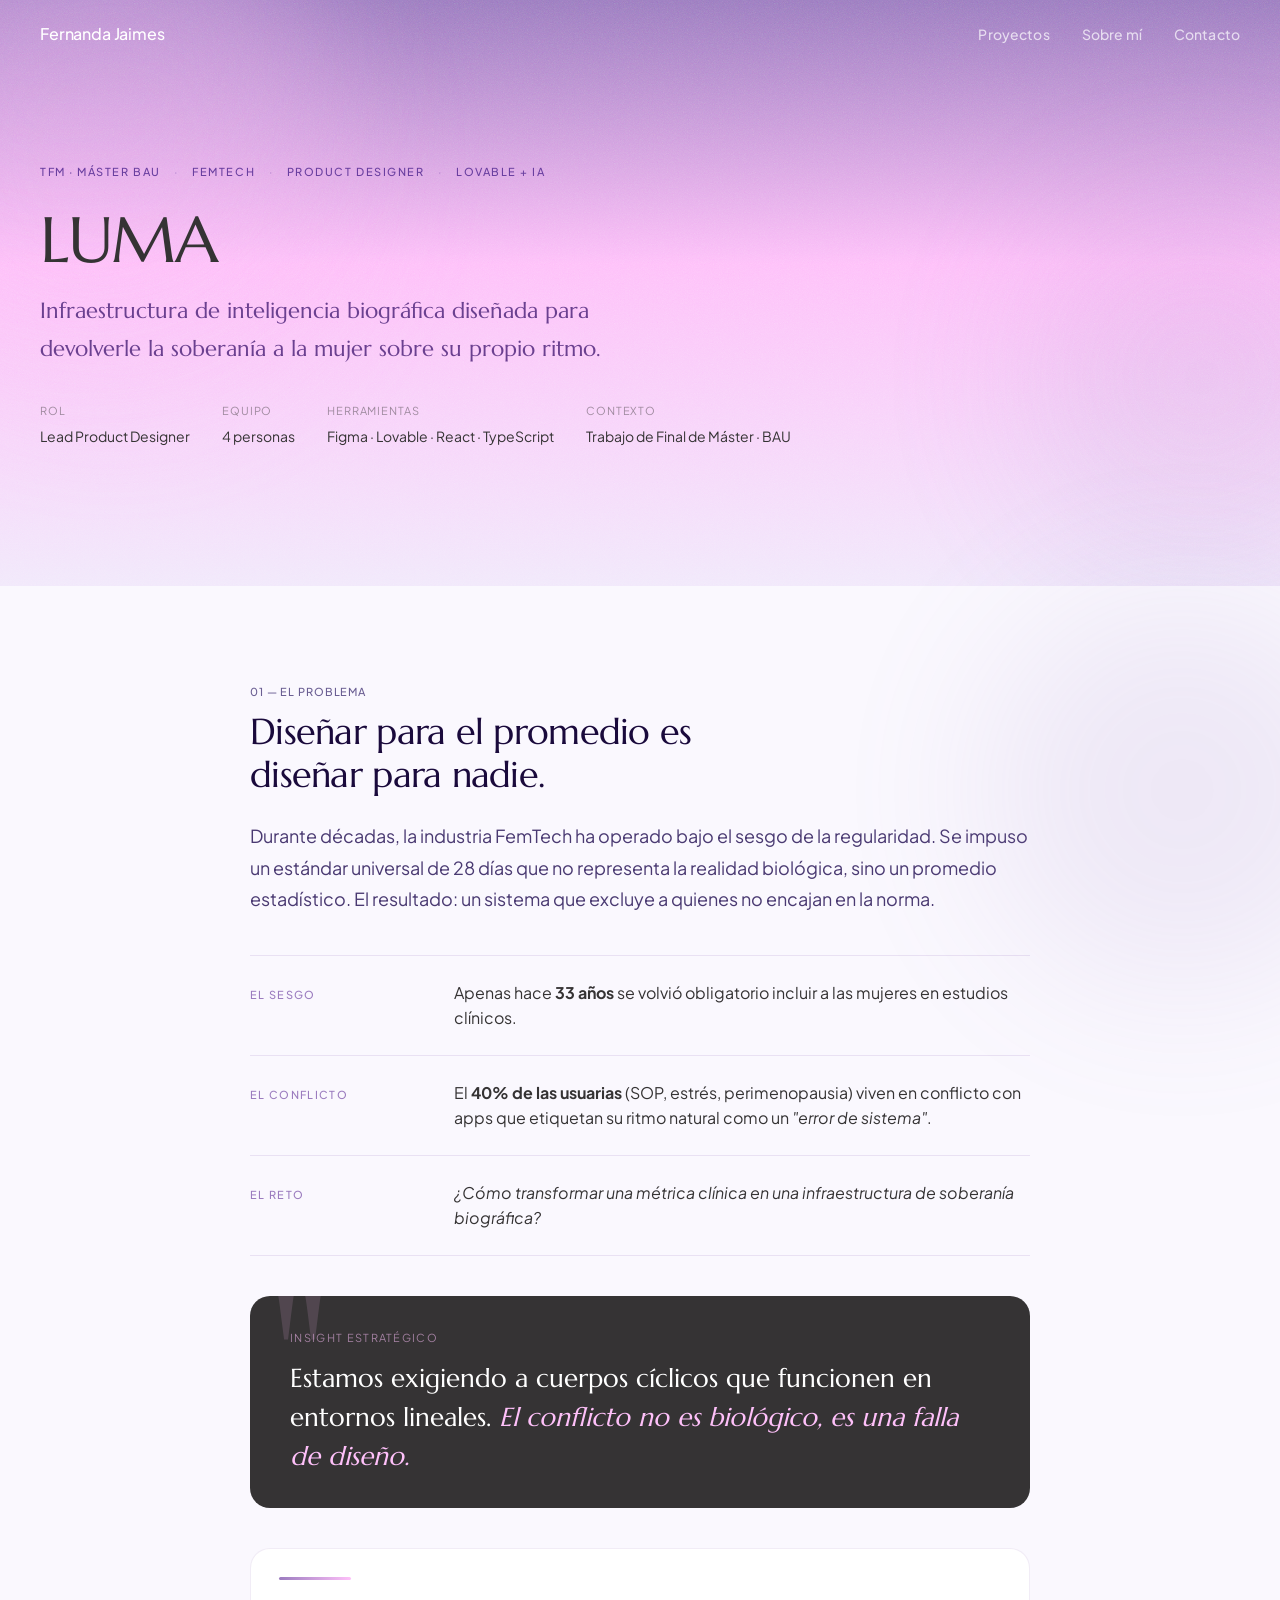
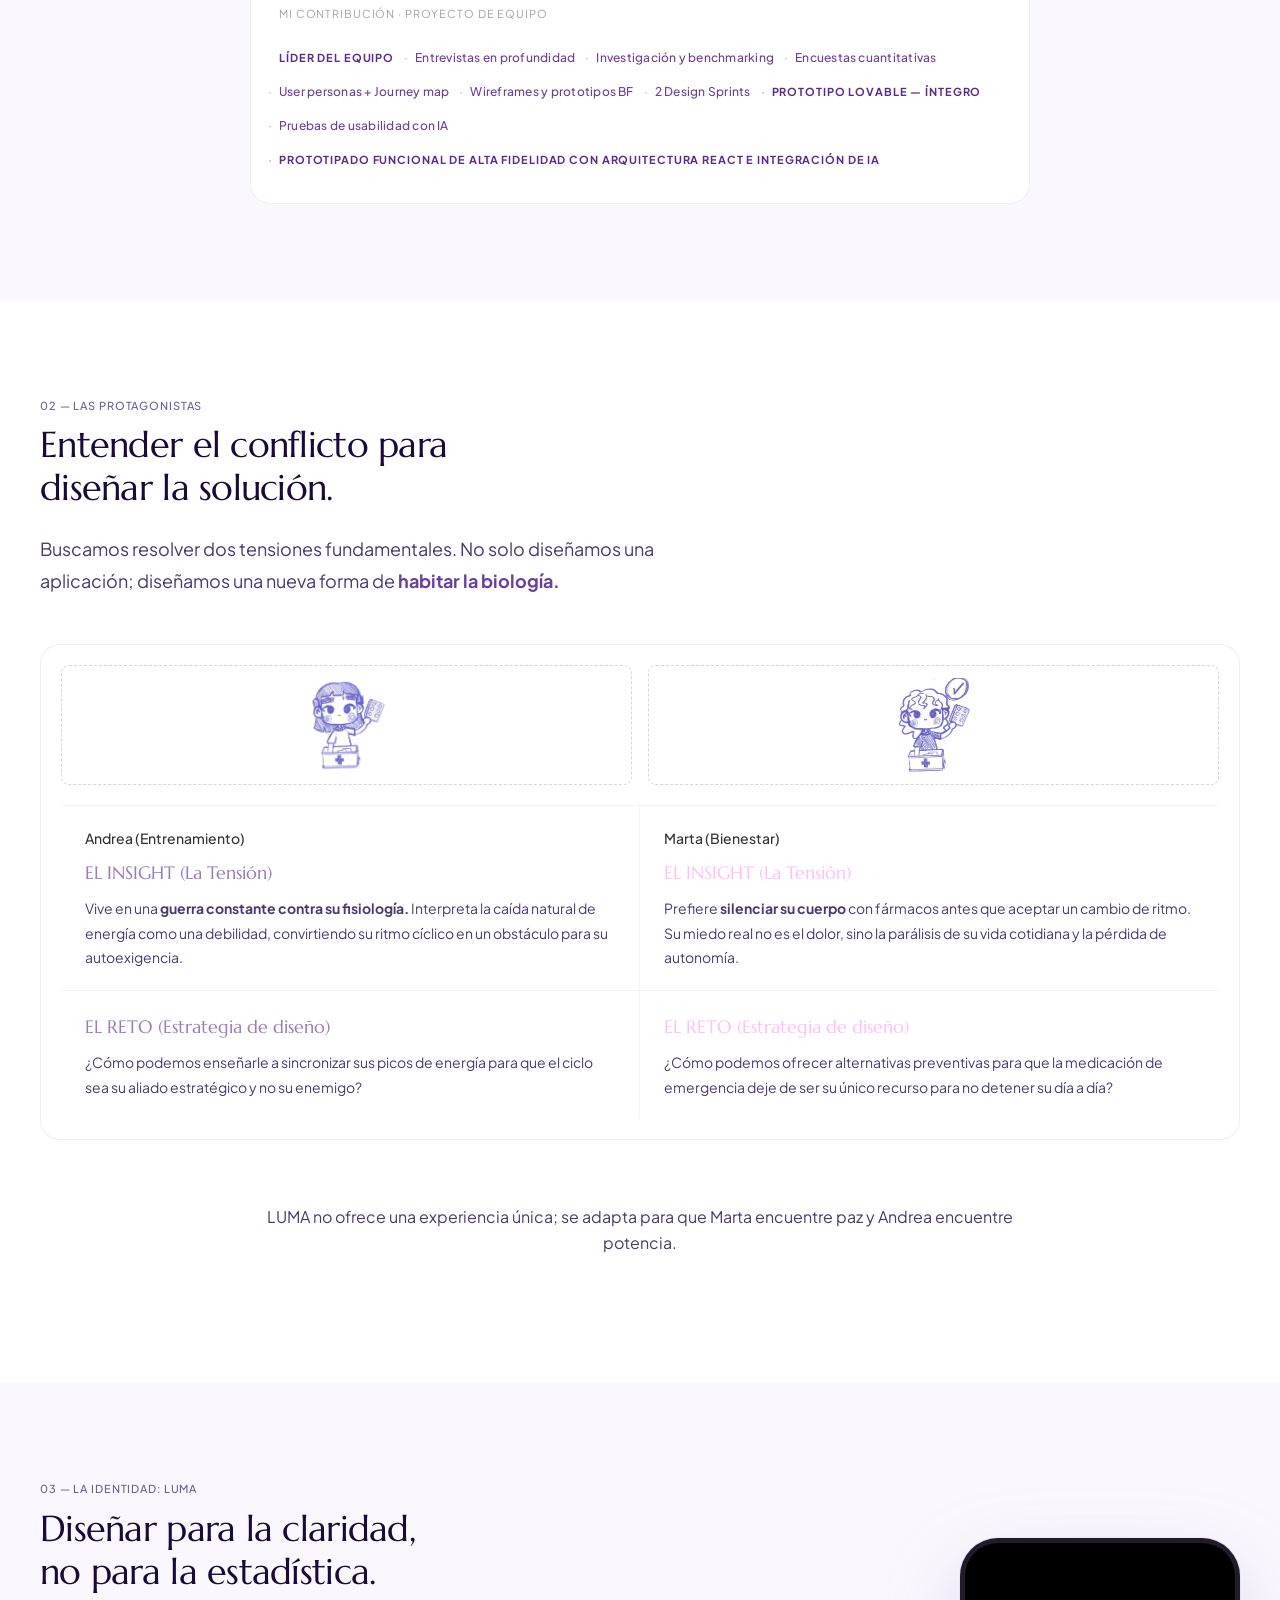
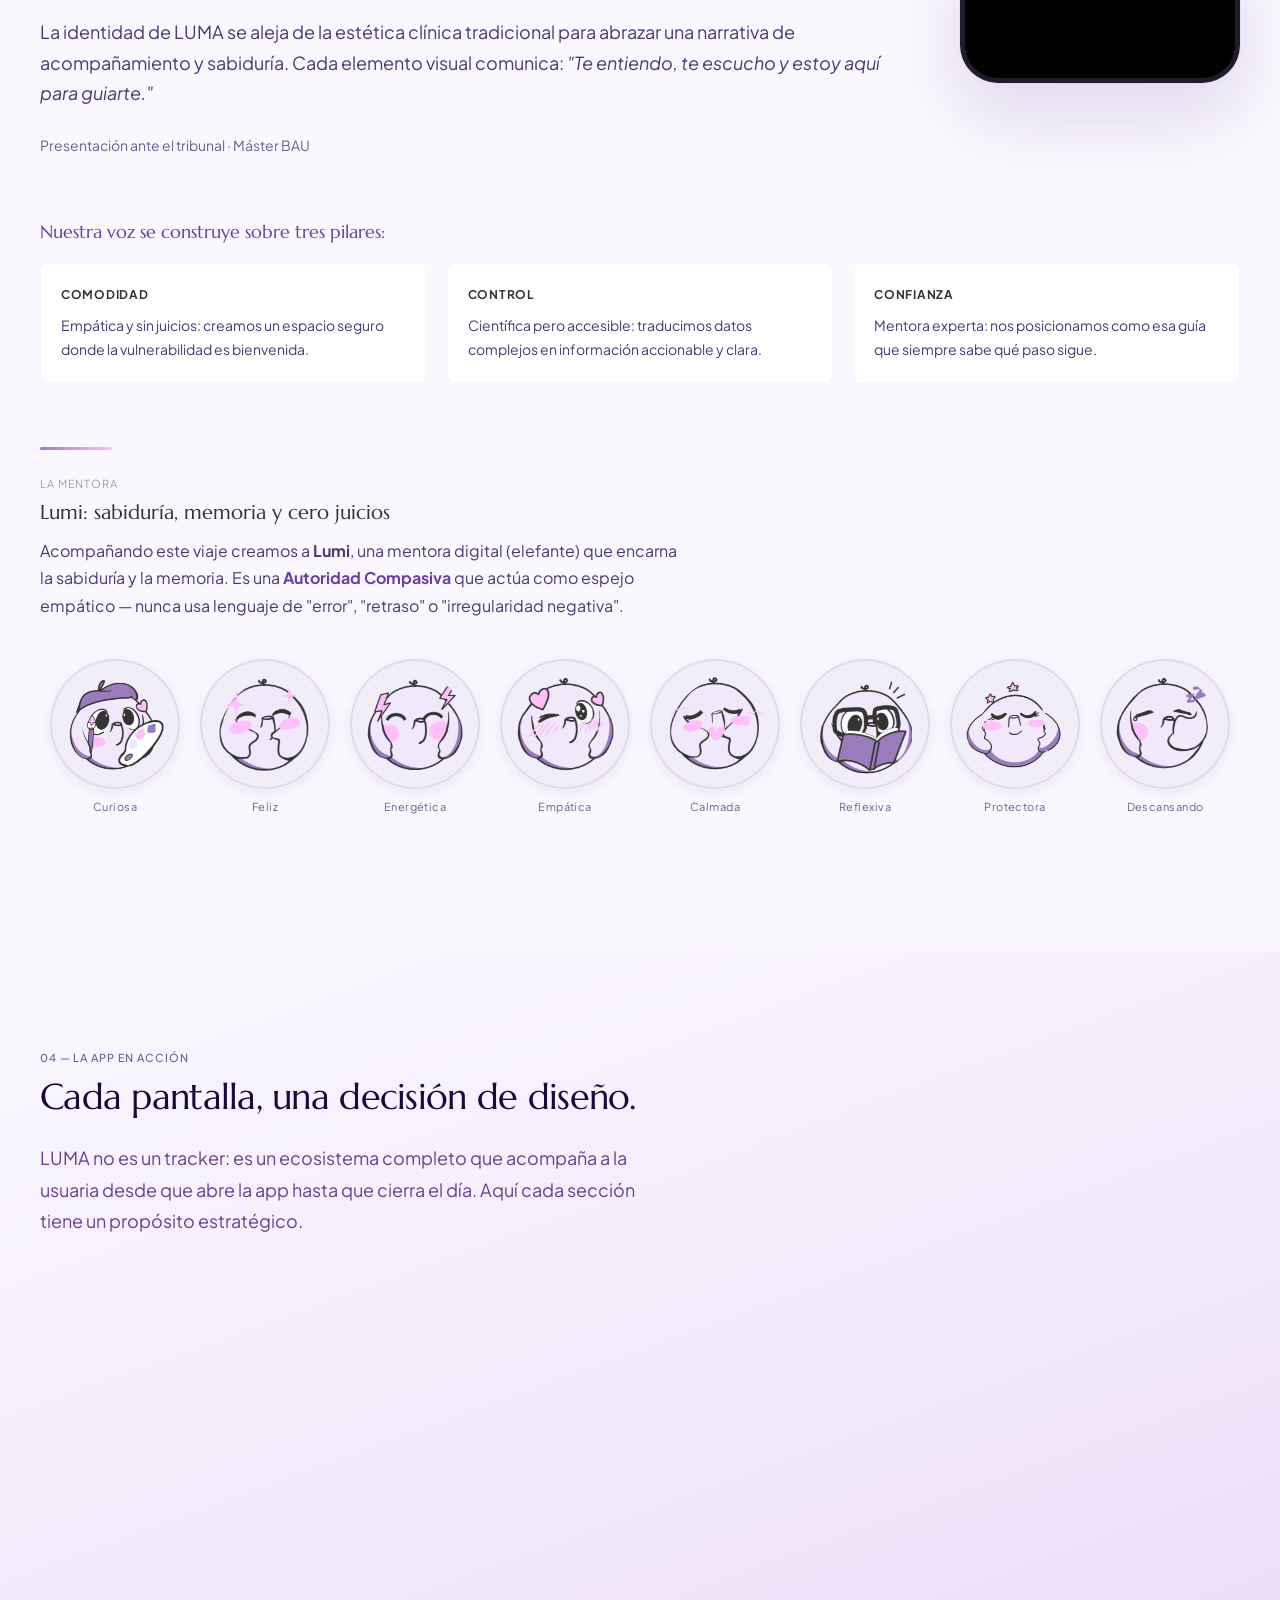
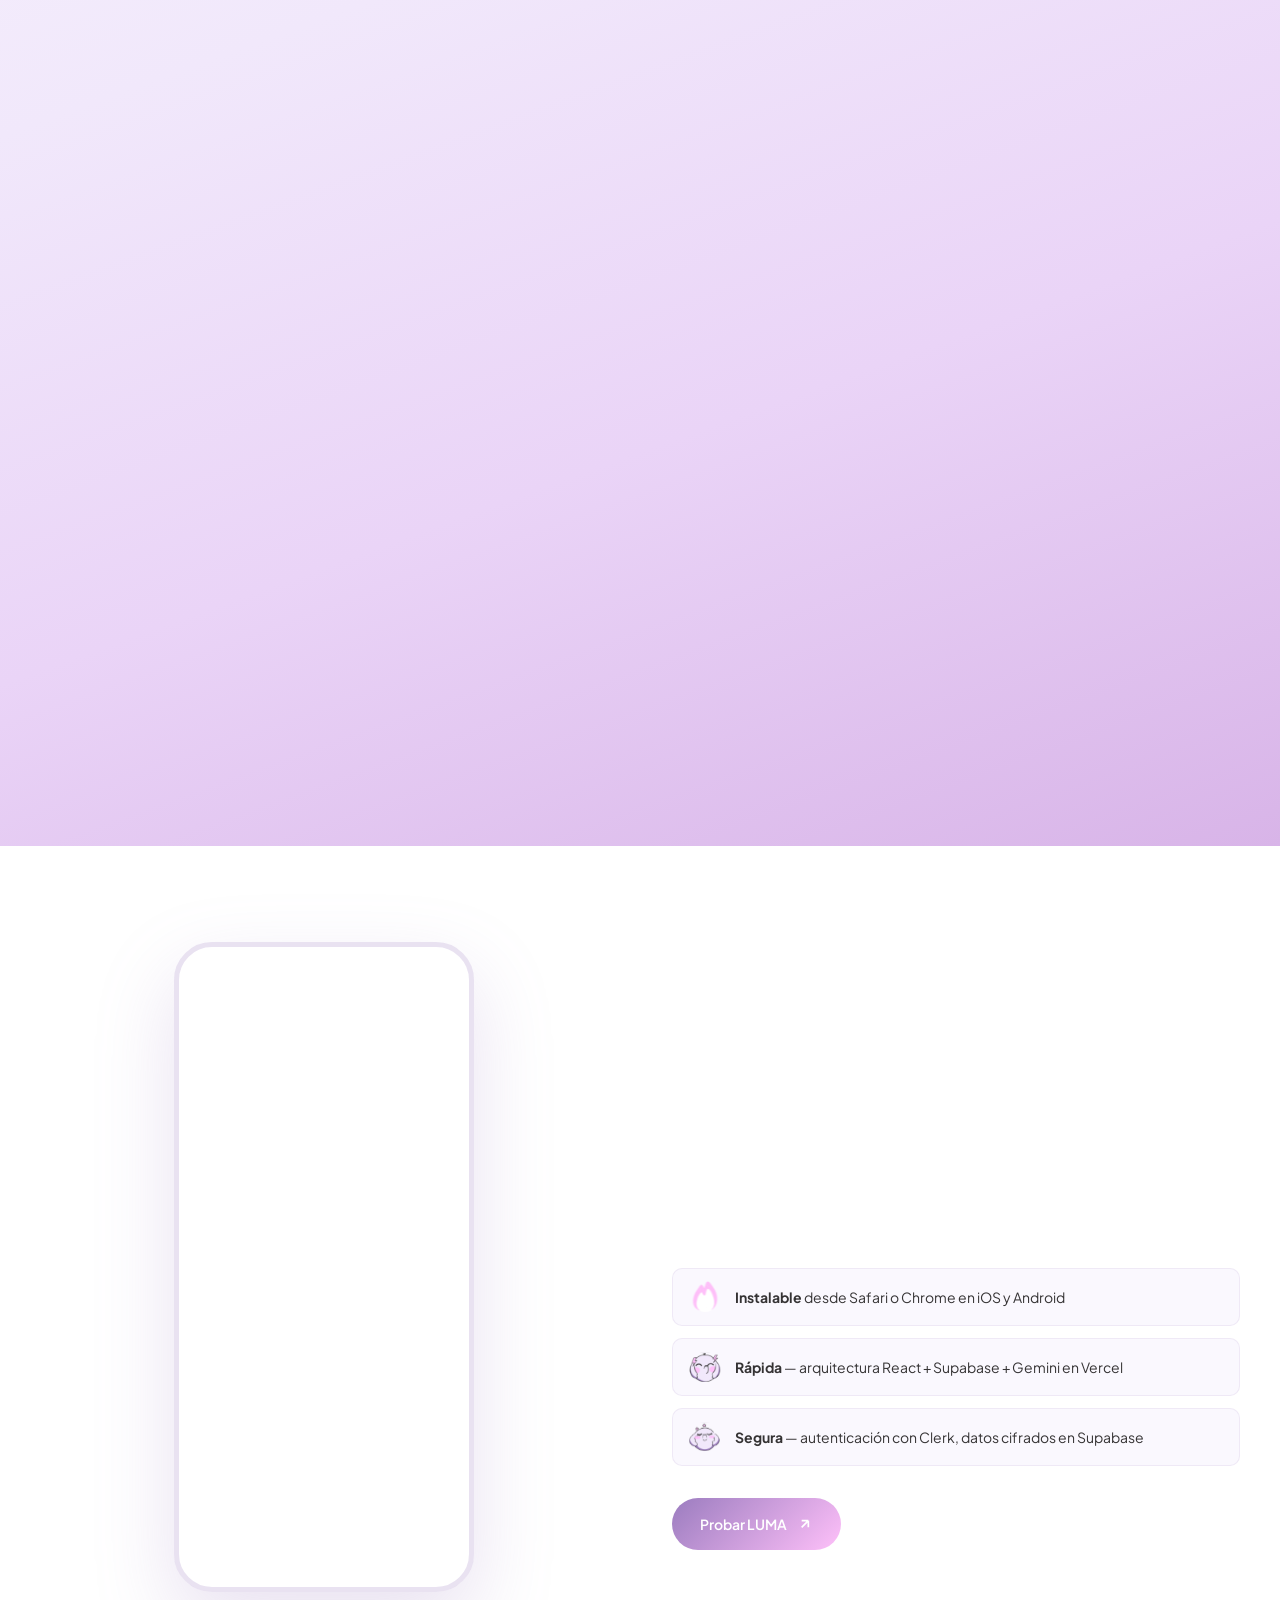
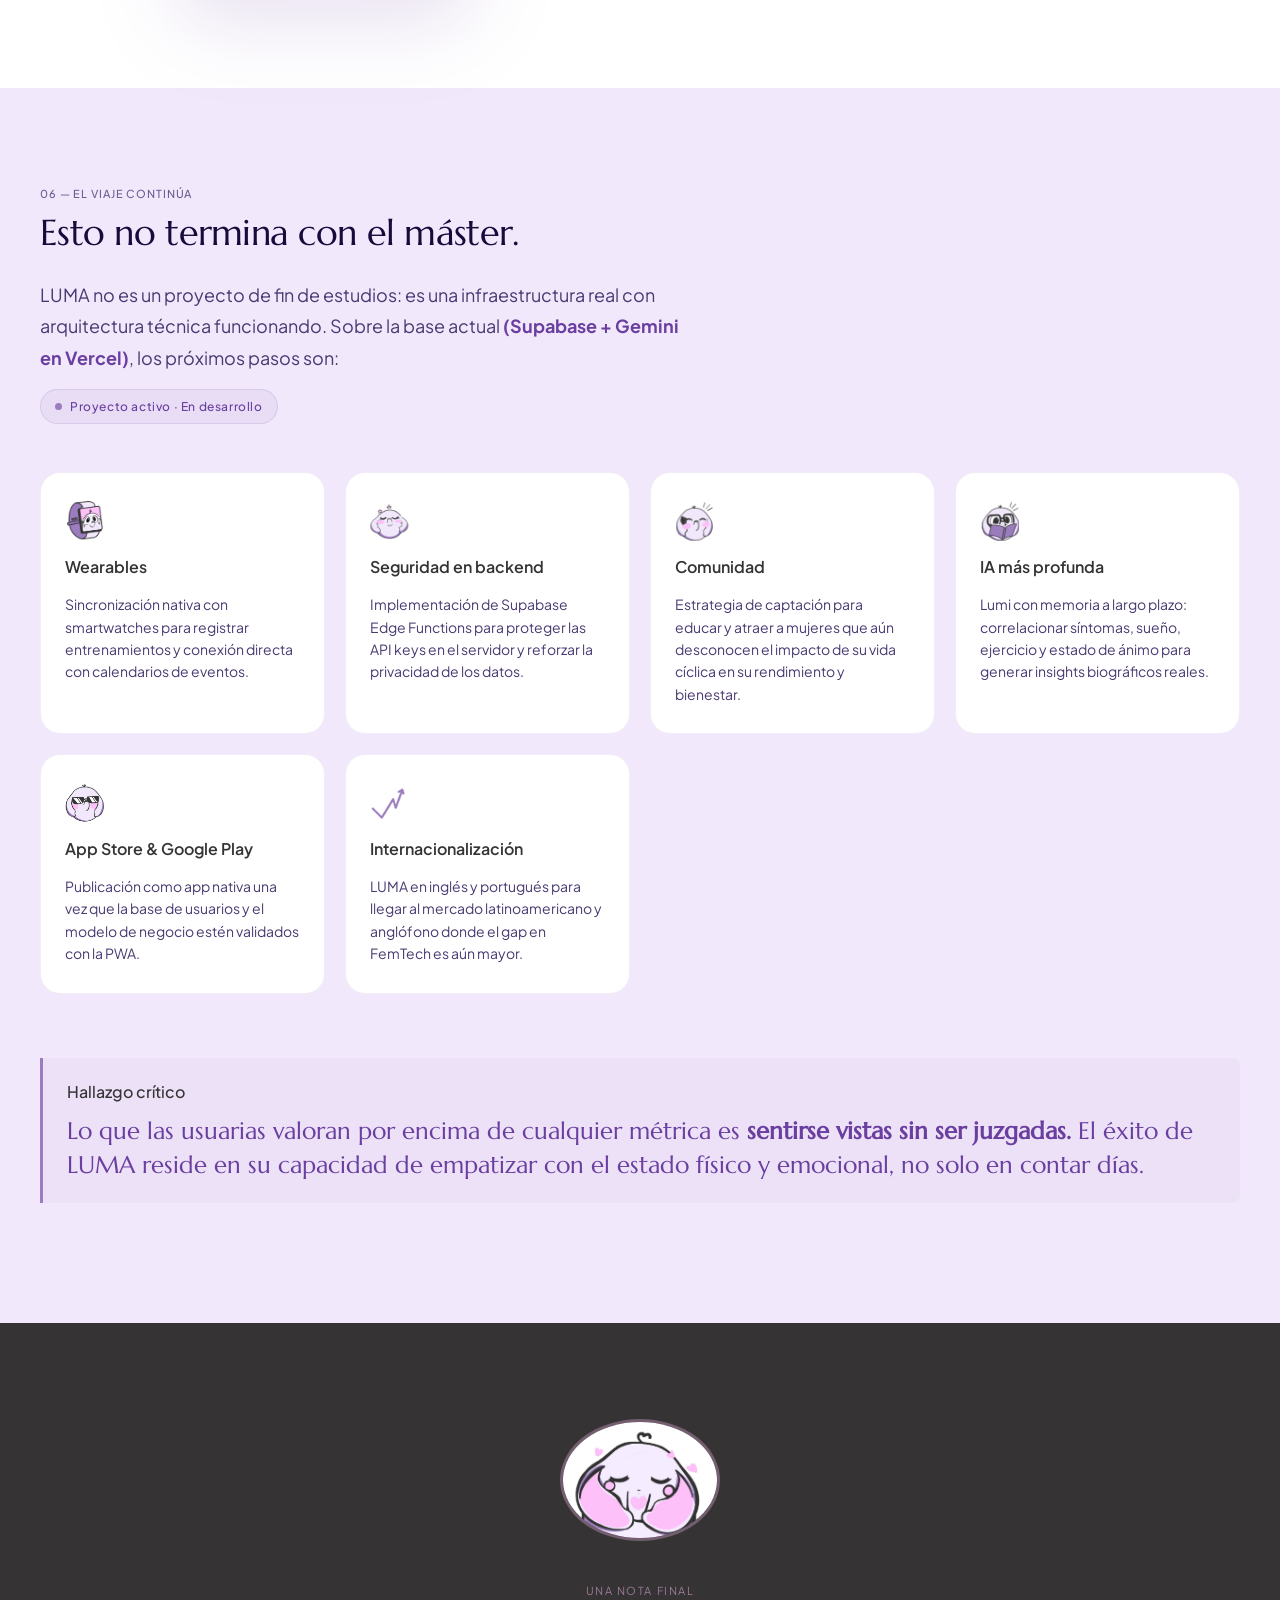
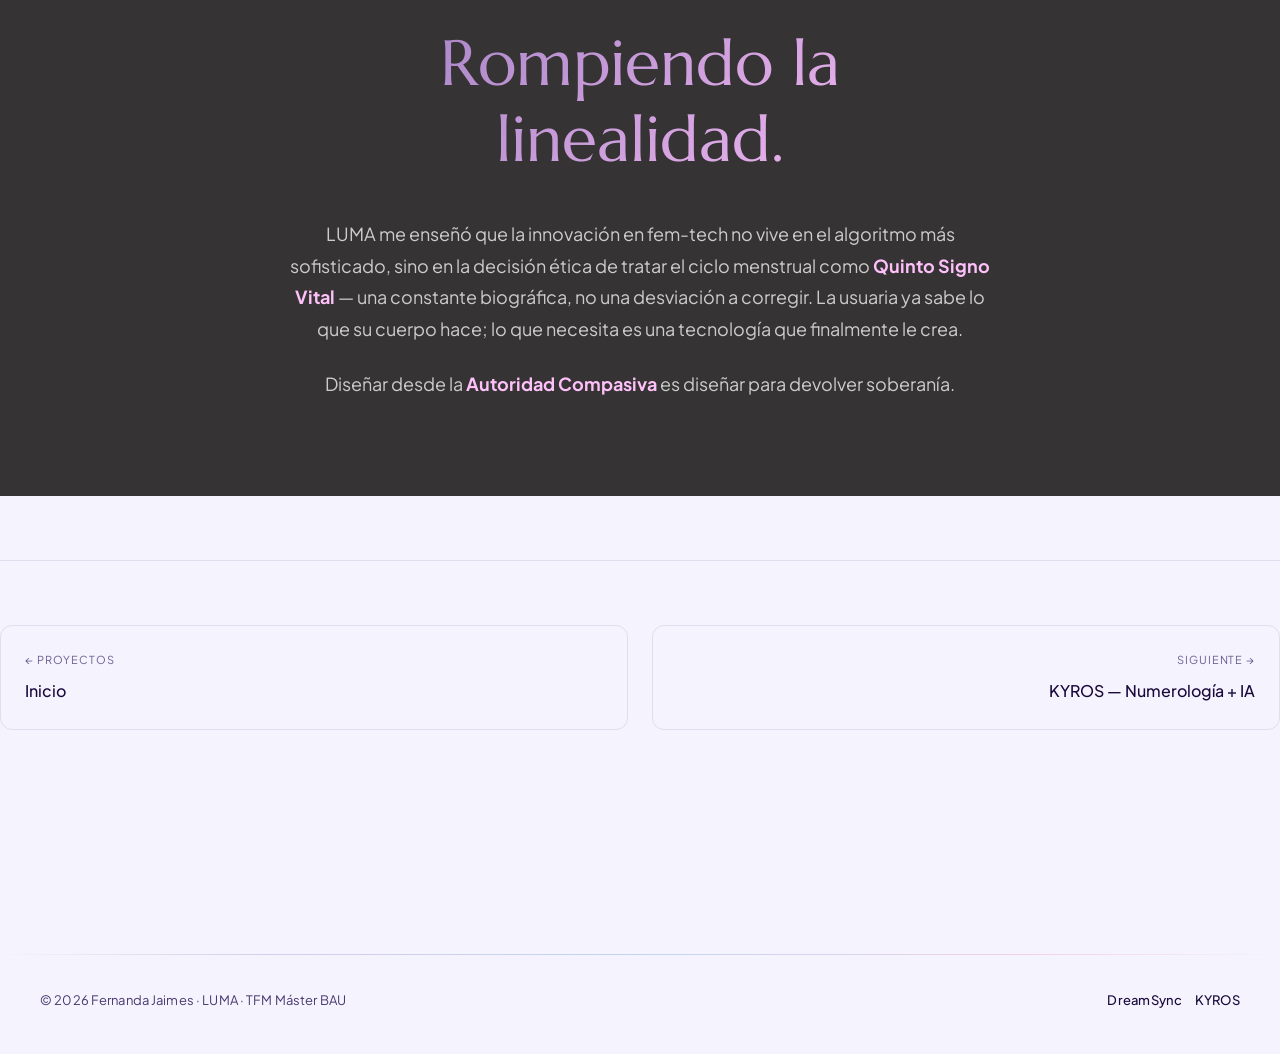
<file: luma.html>
<!DOCTYPE html>
<html lang="es">
<head>
  <meta charset="UTF-8" />
  <meta name="viewport" content="width=device-width, initial-scale=1.0" />
  <meta name="description" content="LUMA — TFM Máster BAU. Soberanía biográfica a través del ciclo hormonal. Caso de estudio de Fernanda Jaimes, Product Designer." />
  <title>LUMA · Fernanda Jaimes</title>

  <link rel="preconnect" href="https://fonts.googleapis.com" />
  <link rel="preconnect" href="https://fonts.gstatic.com" crossorigin />
  <link href="https://fonts.googleapis.com/css2?family=Marcellus&family=Plus+Jakarta+Sans:wght@300;400;500&display=swap" rel="stylesheet" />

  <link rel="stylesheet" href="css/tokens.css" />
  <link rel="stylesheet" href="css/global.css" />
  <link rel="stylesheet" href="css/components.css" />
  <link rel="stylesheet" href="css/animations.css" />

  <style>
    :root {
      --case-accent:    #9B7CBF;
      --luma-black:     #353334;
      --luma-lavender:  #9B7CBF;
      --luma-pink:      #FEC0F9;
      --luma-chalk:     #F1E8FB;
      --luma-offwhite:  #F2F2F2;
    }

    .highlight-block-luma {
      background: rgba(155,124,191,0.06);
      border-left: 3px solid #9B7CBF;
      padding: 20px 24px;
      border-radius: 0 var(--radius-sm) var(--radius-sm) 0;
      margin: var(--space-24) 0;
    }

    .luma-accent-line {
      width: 72px;
      height: 3px;
      background: linear-gradient(90deg, #9B7CBF, #FEC0F9);
      border-radius: 100px;
      margin-bottom: var(--space-24);
    }

    .tag-luma-lavender {
      background: rgba(155,124,191,0.10);
      color: #6A3FA0;
      border: 1px solid rgba(155,124,191,0.22);
    }

    .role-badge {
      display: inline-block;
      padding: 4px 0;
      margin-right: 18px;
      font-size: 12px;
      letter-spacing: 0.02em;
      font-weight: 500;
      color: #6A3FA0;
      position: relative;
    }
    .role-badge + .role-badge::before {
      content: "·";
      position: absolute;
      left: -11px;
      color: rgba(106,63,160,0.45);
    }
    .role-badge--lead {
      color: #5A2A90;
      font-weight: 700;
      text-transform: uppercase;
      letter-spacing: 0.08em;
      font-size: 11px;
    }

    /* ── Video phone ───────────────────────────────────── */
    .luma-video-phone {
      width: 100%;
      max-width: 280px;
      margin: 0 auto var(--space-16);
      border-radius: 38px;
      border: 5px solid rgba(155,124,191,0.22);
      overflow: hidden;
      box-shadow:
        0 32px 80px rgba(155,124,191,0.28),
        0 0 0 1px rgba(155,124,191,0.10);
      position: relative;
      background: #000;
    }
    .luma-video-phone video {
      width: 100%;
      display: block;
    }

    /* ── Lumi gallery ──────────────────────────────────── */
    .lumi-gallery {
      display: flex;
      flex-wrap: wrap;
      gap: var(--space-20);
      justify-content: center;
      margin: var(--space-40) 0;
    }
    .lumi-gallery__item {
      width: clamp(80px, 12vw, 130px);
      display: flex;
      flex-direction: column;
      align-items: center;
      gap: 8px;
    }
    .lumi-gallery__img {
      width: 100%;
      aspect-ratio: 1;
      border-radius: 50%;
      object-fit: contain;
      padding: 10%;
      background: rgba(155,124,191,0.08);
      border: 2px solid rgba(155,124,191,0.18);
      box-shadow: 0 4px 16px rgba(155,124,191,0.14);
      transition: transform 0.25s, box-shadow 0.25s;
    }
    .lumi-gallery__img:hover {
      transform: translateY(-4px) scale(1.05);
      box-shadow: 0 10px 28px rgba(155,124,191,0.22);
    }
    .lumi-gallery__label {
      font-size: 11px;
      color: var(--color-text-muted);
      text-align: center;
      letter-spacing: 0.04em;
    }

    /* ── App carousel ──────────────────────────────────── */
    .app-carousel-wrap {
      position: relative;
      margin-bottom: var(--space-64);
    }
    .app-carousel {
      display: flex;
      gap: 32px;
      overflow: hidden;
      align-items: flex-start;
    }
    .app-section-card {
      flex: 0 0 calc((100% - 32px * 2) / 3);
      min-width: 0;
      display: flex;
      flex-direction: column;
      align-items: center;
      gap: var(--space-12);
    }
    .app-section-card__phone {
      width: 100%;
      max-width: 300px;
      aspect-ratio: 9 / 19.5;
      border-radius: 38px;
      border: 5px solid rgba(155,124,191,0.22);
      overflow: hidden;
      box-shadow:
        0 24px 60px rgba(155,124,191,0.20),
        0 0 0 1px rgba(155,124,191,0.08);
      background: #000;
      transition: transform 0.25s, box-shadow 0.25s;
    }
    .app-section-card__phone:hover {
      transform: translateY(-4px);
      box-shadow: 0 32px 80px rgba(155,124,191,0.26), 0 0 0 1px rgba(155,124,191,0.10);
    }
    .app-section-card__phone img {
      width: 100%;
      height: 100%;
      display: block;
      object-fit: contain;
    }
    .app-section-card__img {
      width: 100%;
      aspect-ratio: 9/16;
      object-fit: cover;
      display: block;
      background: var(--luma-chalk);
    }
    .app-section-card__body {
      padding: var(--space-20) var(--space-24);
    }
    .app-section-card__num {
      font-size: 10px;
      letter-spacing: 0.12em;
      text-transform: uppercase;
      color: #9B7CBF;
      font-weight: 600;
      margin-bottom: 6px;
    }
    .app-section-card__title {
      font-family: var(--font-heading);
      font-size: 18px;
      color: var(--luma-black);
      margin-bottom: 8px;
    }
    .app-section-card__desc {
      font-size: var(--text-small);
      color: var(--color-text-secondary);
      line-height: 1.6;
    }

    /* ── PWA phone ─────────────────────────────────────── */
    .luma-phone-frame {
      width: 100%;
      max-width: 280px;
      margin-inline: auto;
      border-radius: 38px;
      border: 5px solid rgba(155,124,191,0.18);
      overflow: hidden;
      box-shadow:
        0 32px 80px rgba(155,124,191,0.22),
        0 0 0 1px rgba(155,124,191,0.08);
    }
    .luma-phone-frame img {
      width: 100%;
      display: block;
    }

    /* ── Next steps cards ──────────────────────────────── */
    .next-step-card {
      background: white;
      border-radius: var(--radius-lg);
      border: 1px solid rgba(155,124,191,0.14);
      padding: var(--space-28) var(--space-24);
      display: flex;
      flex-direction: column;
      gap: var(--space-12);
      transition: box-shadow 0.25s, transform 0.25s;
    }
    .next-step-card:hover {
      box-shadow: 0 8px 32px rgba(155,124,191,0.14);
      transform: translateY(-3px);
    }
    .next-step-card__icon {
      width: 40px;
      height: 40px;
      object-fit: contain;
    }
    .next-step-card__title {
      font-size: var(--text-body);
      font-weight: 600;
      color: var(--luma-black);
    }
    .next-step-card__desc {
      font-size: var(--text-small);
      color: var(--color-text-secondary);
      line-height: 1.6;
    }

    /* ── Closing phrase ────────────────────────────────── */
    .luma-closing {
      background: linear-gradient(135deg, #9B7CBF 0%, #FEC0F9 50%, #9B7CBF 100%);
      background-size: 200% 200%;
      animation: gradientShift 6s ease infinite;
      -webkit-background-clip: text;
      -webkit-text-fill-color: transparent;
      background-clip: text;
      font-family: var(--font-heading);
      font-size: clamp(32px, 5vw, 64px);
      line-height: 1.2;
      text-align: center;
    }
    @keyframes gradientShift {
      0%   { background-position: 0% 50%; }
      50%  { background-position: 100% 50%; }
      100% { background-position: 0% 50%; }
    }

    .val-stat {
      text-align: center;
      padding: var(--space-28, 28px) var(--space-24);
      background: white;
      border-radius: var(--radius-lg);
      border: 1px solid rgba(155,124,191,0.12);
    }
    .val-stat__number {
      font-family: var(--font-heading);
      font-size: clamp(42px, 5vw, 64px);
      color: #9B7CBF;
      line-height: 1;
      margin-bottom: var(--space-8);
    }
    .val-stat__label {
      font-size: var(--text-small);
      color: var(--color-text-secondary);
      line-height: 1.5;
    }

    .luma-stage {
      position: relative;
      padding-left: var(--space-32);
    }
    .luma-stage::before {
      content: '';
      position: absolute;
      left: 11px;
      top: 30px;
      bottom: -28px;
      width: 2px;
      background: linear-gradient(180deg, rgba(155,124,191,0.28), rgba(254,192,249,0.12));
    }
    .luma-stage:last-child::before { display: none; }
    .luma-stage__dot {
      position: absolute;
      left: 0; top: 6px;
      width: 24px; height: 24px;
      border-radius: 50%;
      display: flex;
      align-items: center;
      justify-content: center;
      font-size: 11px;
      font-weight: 600;
      color: white;
    }

    /* ── Carousel controls ─────────────────────────────── */
    .carousel-btn {
      position: absolute;
      top: 40%;
      transform: translateY(-50%);
      width: 40px; height: 40px;
      border-radius: 50%;
      background: white;
      border: 1px solid rgba(155,124,191,0.22);
      box-shadow: 0 4px 16px rgba(155,124,191,0.16);
      display: flex; align-items: center; justify-content: center;
      cursor: pointer;
      z-index: 10;
      transition: background 0.2s, box-shadow 0.2s;
    }
    .carousel-btn:hover { background: #9B7CBF; }
    .carousel-btn:hover svg { stroke: white; }
    .carousel-btn svg { stroke: #9B7CBF; transition: stroke 0.2s; }
    .carousel-btn--prev { left: -20px; }
    .carousel-btn--next { right: -20px; }
    .carousel-btn:disabled { opacity: 0.3; cursor: default; }
    .carousel-dots {
      display: flex; gap: 6px; justify-content: center; margin-top: var(--space-20);
    }
    .carousel-dot {
      width: 6px; height: 6px; border-radius: 50%;
      background: rgba(155,124,191,0.25); border: none; cursor: pointer; padding: 0;
      transition: background 0.2s, transform 0.2s;
    }
    .carousel-dot.active { background: #9B7CBF; transform: scale(1.3); }

    @media (max-width: 768px) {
      .app-section-card { flex: 0 0 calc((100% - var(--space-20)) / 2); }
    }
    @media (max-width: 480px) {
      .app-section-card { flex: 0 0 100%; }
    }
  </style>
</head>

<body>

  <a href="#main" class="skip-link">Saltar al contenido</a>

  <div class="case-progress"
       style="background:linear-gradient(90deg,#9B7CBF,#FEC0F9);"
       aria-hidden="true" role="progressbar" aria-label="Progreso de lectura"></div>

  <header role="banner">
    <nav class="nav" aria-label="Navegación principal">
      <div class="nav-inner">
        <a href="index.html" class="nav-logo" aria-label="Volver al portfolio de Fernanda Jaimes">Fernanda Jaimes</a>
        <ul class="nav-links" role="list">
          <li><a href="index.html#proyectos" class="nav-link">Proyectos</a></li>
          <li><a href="sobre-mi.html" class="nav-link">Sobre mí</a></li>
          <li><a href="index.html#contacto" class="nav-link">Contacto</a></li>
        </ul>
        <button class="nav-toggle" aria-controls="nav-mobile-luma" aria-expanded="false" aria-label="Abrir menú">
          <span></span><span></span><span></span>
        </button>
      </div>
    </nav>
    <nav id="nav-mobile-luma" class="nav-mobile" aria-label="Menú móvil">
      <a href="index.html#proyectos" class="nav-link">Proyectos</a>
      <a href="sobre-mi.html" class="nav-link">Sobre mí</a>
      <a href="index.html#contacto" class="nav-link">Contacto</a>
    </nav>
  </header>

  <main id="main">

    <!-- ══════════════════════════════════════════════════
         HERO
    ══════════════════════════════════════════════════ -->
    <section class="case-hero" aria-label="Introducción al caso LUMA"
      style="background:linear-gradient(180deg, #9B7CBF 0%, #FEC0F9 45%, #F1E8FB 100%);min-height:auto;padding-bottom:clamp(80px,10vh,120px);">


      <div aria-hidden="true">
        <div class="blob" style="width:480px;height:480px;background:#FEC0F9;opacity:0.22;top:-15%;left:-10%;animation:blobFloat1 16s ease-in-out infinite;filter:blur(70px);"></div>
        <div class="blob" style="width:360px;height:360px;background:#9B7CBF;opacity:0.14;bottom:5%;right:-8%;animation:blobFloat3 13s ease-in-out infinite;filter:blur(80px);"></div>
      </div>
      <div class="grainy-overlay" aria-hidden="true"></div>

      <div class="container" style="position:relative;z-index:3;">
        <div class="case-hero__meta hero-animate-1">
          <p style="font-size:var(--text-label);letter-spacing:0.14em;text-transform:uppercase;color:#6A3FA0;font-weight:500;">
            TFM · Máster BAU <span style="color:rgba(106,63,160,0.35);margin:0 10px;">·</span> FemTech <span style="color:rgba(106,63,160,0.35);margin:0 10px;">·</span> Product designer <span style="color:rgba(106,63,160,0.35);margin:0 10px;">·</span> Lovable + IA
          </p>
        </div>

        <h1 class="case-hero__title hero-animate-2" style="color:#353334;">LUMA</h1>

        <p class="case-hero__subtitle hero-animate-3" style="color:#6B4090;font-size:clamp(16px,2.2vw,22px);max-width:640px;">
          Infraestructura de inteligencia biográfica diseñada para devolverle la soberanía a la mujer sobre su propio ritmo.
        </p>

        <div class="hero-animate-4" style="display:flex;gap:var(--space-32);flex-wrap:wrap;margin-bottom:var(--space-48);">
          <div>
            <p style="font-size:var(--text-label);letter-spacing:var(--tracking-wide);text-transform:uppercase;color:rgba(53,51,52,0.45);margin-bottom:var(--space-4);">Rol</p>
            <p style="color:#353334;font-size:var(--text-small);">Lead Product Designer</p>
          </div>
          <div>
            <p style="font-size:var(--text-label);letter-spacing:var(--tracking-wide);text-transform:uppercase;color:rgba(53,51,52,0.45);margin-bottom:var(--space-4);">Equipo</p>
            <p style="color:#353334;font-size:var(--text-small);">4 personas</p>
          </div>
          <div>
            <p style="font-size:var(--text-label);letter-spacing:var(--tracking-wide);text-transform:uppercase;color:rgba(53,51,52,0.45);margin-bottom:var(--space-4);">Herramientas</p>
            <p style="color:#353334;font-size:var(--text-small);">Figma · Lovable · React · TypeScript</p>
          </div>
          <div>
            <p style="font-size:var(--text-label);letter-spacing:var(--tracking-wide);text-transform:uppercase;color:rgba(53,51,52,0.45);margin-bottom:var(--space-4);">Contexto</p>
            <p style="color:#353334;font-size:var(--text-small);">Trabajo de Final de Máster · BAU</p>
          </div>
        </div>
      </div>
    </section>


    <!-- ══════════════════════════════════════════════════
         01 · EL PROBLEMA
    ══════════════════════════════════════════════════ -->
    <section class="case-section" style="background:#faf8fe;" id="desafio" aria-labelledby="desafio-title">
      <div class="container" style="max-width:860px;">

        <p class="case-section__number anim-ready">01 — El problema</p>
        <h2 id="desafio-title" class="case-section__title anim-ready">
          Diseñar para el promedio es <br />diseñar para nadie.
        </h2>

        <div class="anim-ready">
          <p style="font-size:var(--text-body-lg);color:var(--color-text-secondary);margin-bottom:var(--space-40);">
            Durante décadas, la industria FemTech ha operado bajo el sesgo de la regularidad. Se impuso un estándar universal de 28 días que no representa la realidad biológica, sino un promedio estadístico. El resultado: un sistema que excluye a quienes no encajan en la norma.
          </p>

          <div style="display:flex;flex-direction:column;gap:0;margin-bottom:var(--space-40);">
            <div style="display:flex;gap:var(--space-24);padding:var(--space-24) 0;border-top:1px solid rgba(155,124,191,0.18);align-items:baseline;">
              <div style="flex:0 0 180px;">
                <p style="font-size:var(--text-label);letter-spacing:0.12em;text-transform:uppercase;color:#9B7CBF;font-weight:500;">El sesgo</p>
              </div>
              <p style="flex:1;color:#353334;font-size:var(--text-body);line-height:1.6;">Apenas hace <strong>33 años</strong> se volvió obligatorio incluir a las mujeres en estudios clínicos.</p>
            </div>
            <div style="display:flex;gap:var(--space-24);padding:var(--space-24) 0;border-top:1px solid rgba(155,124,191,0.18);align-items:baseline;">
              <div style="flex:0 0 180px;">
                <p style="font-size:var(--text-label);letter-spacing:0.12em;text-transform:uppercase;color:#9B7CBF;font-weight:500;">El conflicto</p>
              </div>
              <p style="flex:1;color:#353334;font-size:var(--text-body);line-height:1.6;">El <strong>40% de las usuarias</strong> (SOP, estrés, perimenopausia) viven en conflicto con apps que etiquetan su ritmo natural como un <em>"error de sistema"</em>.</p>
            </div>
            <div style="display:flex;gap:var(--space-24);padding:var(--space-24) 0;border-top:1px solid rgba(155,124,191,0.18);border-bottom:1px solid rgba(155,124,191,0.18);align-items:baseline;">
              <div style="flex:0 0 180px;">
                <p style="font-size:var(--text-label);letter-spacing:0.12em;text-transform:uppercase;color:#9B7CBF;font-weight:500;">El reto</p>
              </div>
              <p style="flex:1;color:#353334;font-size:var(--text-body);line-height:1.6;font-style:italic;">¿Cómo transformar una métrica clínica en una infraestructura de soberanía biográfica?</p>
            </div>
          </div>

          <div class="anim-ready" style="padding:var(--space-32) var(--space-40);background:#353334;border-radius:var(--radius-lg);position:relative;margin-bottom:var(--space-40);overflow:hidden;">
            <span aria-hidden="true" style="position:absolute;top:-30px;left:20px;font-family:var(--font-heading);font-size:180px;line-height:1;color:rgba(254,192,249,0.14);">"</span>
            <p style="font-size:var(--text-label);letter-spacing:0.12em;text-transform:uppercase;color:rgba(254,192,249,0.55);margin-bottom:var(--space-12);position:relative;">Insight estratégico</p>
            <p class="serif" style="font-size:clamp(18px,2.2vw,26px);color:white;line-height:1.5;position:relative;">
              Estamos exigiendo a cuerpos cíclicos que funcionen en entornos lineales. <em style="color:#FEC0F9;">El conflicto no es biológico, es una falla de diseño.</em>
            </p>
          </div>
        </div>

        <div class="anim-ready" style="padding:var(--space-28);background:white;border-radius:var(--radius-lg);border:1px solid rgba(155,124,191,0.14);">
          <div class="luma-accent-line"></div>
          <p style="font-size:var(--text-label);letter-spacing:var(--tracking-wide);text-transform:uppercase;color:rgba(53,51,52,0.45);margin-bottom:var(--space-16);">Mi contribución · Proyecto de equipo</p>
          <div style="display:block;line-height:2;">
            <span class="role-badge role-badge--lead">Líder del equipo</span>
            <span class="role-badge">Entrevistas en profundidad</span>
            <span class="role-badge">Investigación y benchmarking</span>
            <span class="role-badge">Encuestas cuantitativas</span>
            <span class="role-badge">User personas + Journey map</span>
            <span class="role-badge">Wireframes y prototipos BF</span>
            <span class="role-badge">2 Design Sprints</span>
            <span class="role-badge role-badge--lead">Prototipo Lovable — íntegro</span>
            <span class="role-badge">Pruebas de usabilidad con IA</span>
            <span class="role-badge role-badge--lead">Prototipado funcional de alta fidelidad con arquitectura React e integración de IA</span>
          </div>
        </div>

      </div>
    </section>


    <!-- ══════════════════════════════════════════════════
         02 · LAS PROTAGONISTAS
    ══════════════════════════════════════════════════ -->
    <section class="case-section bg-white" id="estrategia" aria-labelledby="estrategia-title">
      <div class="container">

        <p class="case-section__number anim-ready">02 — Las protagonistas</p>
        <h2 id="estrategia-title" class="case-section__title anim-ready">
          Entender el conflicto para <br /> diseñar la solución.
        </h2>

        <p class="anim-ready" style="color:var(--color-text-secondary);max-width:640px;margin-bottom:var(--space-48);font-size:var(--text-body-lg);">
          Buscamos resolver dos tensiones fundamentales. No solo diseñamos una aplicación; diseñamos una nueva forma de
          <strong style="color:#6A3FA0;">habitar la biología.</strong>
        </p>

        <div class="anim-ready" style="background:white;border-radius:var(--radius-lg);overflow:hidden;margin-bottom:var(--space-64);border:1px solid rgba(155,124,191,0.14);padding:var(--space-20);">
          <div style="display:grid;grid-template-columns:1fr 1fr;gap:var(--space-16);margin-bottom:var(--space-20);">
            <figure style="margin:0;height:120px;border-radius:var(--radius-sm);display:flex;align-items:center;justify-content:center;border:1px dashed rgba(155,124,191,0.35);overflow:hidden;">
              <img src="./assets/images/luma/Andrea.jpeg" alt="usuaria-andrea" style="max-width:80%;max-height:80%;width:auto;height:auto;object-fit:cover;border-radius:6px;display:block;"/>
            </figure>
            <figure style="margin:0;height:120px;border-radius:var(--radius-sm);display:flex;align-items:center;justify-content:center;border:1px dashed rgba(155,124,191,0.35);overflow:hidden;">
              <img src="./assets/images/luma/Marta.jpeg" alt="usuaria-marta" style="max-width:80%;max-height:80%;width:auto;height:auto;object-fit:cover;border-radius:6px;display:block;"/>
            </figure>
          </div>

          <div style="display:grid;grid-template-columns:1fr 1fr;grid-auto-rows:auto;gap:0;border-top:1px solid rgba(155,124,191,0.10);">
            <div style="padding:var(--space-20) var(--space-24);border-right:1px solid rgba(155,124,191,0.10);border-bottom:1px solid rgba(155,124,191,0.10);">
              <p style="font-size:var(--text-small);color:#353334;font-weight:500;margin:0 0 6px 0;">Andrea (Entrenamiento)</p>
              <p style="font-family:var(--font-heading);font-size:18px;color:#9B7CBF;margin:0 0 8px 0;">EL INSIGHT (La Tensión)</p>
              <p style="font-size:var(--text-small);color:var(--color-text-secondary);margin:0;">Vive en una <strong>guerra constante contra su fisiología.</strong> Interpreta la caída natural de energía como una debilidad, convirtiendo su ritmo cíclico en un obstáculo para su autoexigencia.</p>
            </div>
            <div style="padding:var(--space-20) var(--space-24);border-bottom:1px solid rgba(155,124,191,0.10);">
              <p style="font-size:var(--text-small);color:#353334;font-weight:500;margin:0 0 6px 0;">Marta (Bienestar)</p>
              <p style="font-family:var(--font-heading);font-size:18px;color:#FEC0F9;margin:0 0 8px 0;">EL INSIGHT (La Tensión)</p>
              <p style="font-size:var(--text-small);color:var(--color-text-secondary);margin:0;">Prefiere <strong>silenciar su cuerpo</strong> con fármacos antes que aceptar un cambio de ritmo. Su miedo real no es el dolor, sino la parálisis de su vida cotidiana y la pérdida de autonomía.</p>
            </div>
            <div style="padding:var(--space-20) var(--space-24);border-right:1px solid rgba(155,124,191,0.10);">
              <p style="font-family:var(--font-heading);font-size:18px;color:#9B7CBF;margin:0 0 8px 0;">EL RETO (Estrategia de diseño)</p>
              <p style="font-size:var(--text-small);color:var(--color-text-secondary);margin:0;">¿Cómo podemos enseñarle a sincronizar sus picos de energía para que el ciclo sea su aliado estratégico y no su enemigo?</p>
            </div>
            <div style="padding:var(--space-20) var(--space-24);">
              <p style="font-family:var(--font-heading);font-size:18px;color:#FEC0F9;margin:0 0 8px 0;">EL RETO (Estrategia de diseño)</p>
              <p style="font-size:var(--text-small);color:var(--color-text-secondary);margin:0;">¿Cómo podemos ofrecer alternativas preventivas para que la medicación de emergencia deje de ser su único recurso para no detener su día a día?</p>
            </div>
          </div>
        </div>

        <div style="text-align:center;margin:var(--space-32) 0;" class="anim-ready">
          <p style="max-width:760px;margin:0 auto;color:var(--color-text-secondary);font-size:var(--text-body);line-height:1.6;">
            LUMA no ofrece una experiencia única; se adapta para que Marta encuentre paz y Andrea encuentre potencia.
          </p>
        </div>

      </div>
    </section>


    <!-- ══════════════════════════════════════════════════
         03 · LA IDENTIDAD: VIDEO + LUMI
    ══════════════════════════════════════════════════ -->
    <section class="case-section" style="background:#faf8fe;" id="identidad" aria-labelledby="identidad-title">
      <div class="container">

        <!-- Texto + Video lado a lado -->
        <div class="anim-ready" style="display:flex;gap:var(--space-64);align-items:center;flex-wrap:wrap;margin-bottom:var(--space-64);">

          <!-- Texto -->
          <div style="flex:1 1 320px;min-width:260px;">
            <p class="case-section__number">03 — La identidad: LUMA</p>
            <h2 id="identidad-title" class="case-section__title">
              Diseñar para la claridad, <br />no para la estadística.
            </h2>
            <p style="color:var(--color-text-secondary);margin-bottom:var(--space-24);font-size:var(--text-body-lg);line-height:1.7;">
              La identidad de LUMA se aleja de la estética clínica tradicional para abrazar una narrativa de acompañamiento y sabiduría. Cada elemento visual comunica: <em>"Te entiendo, te escucho y estoy aquí para guiarte."</em>
            </p>
            <p style="font-size:var(--text-small);color:var(--color-text-muted);">Presentación ante el tribunal · Máster BAU</p>
          </div>

          <!-- Video -->
          <div style="flex:0 0 auto;display:flex;justify-content:center;">
            <div class="luma-video-phone">
              <video autoplay muted loop playsinline>
                <source src="./assets/images/luma/luma-inicio.mov" type="video/mp4" />
              </video>
            </div>
          </div>

        </div>

        <!-- Pilares de tono -->
        <h3 class="anim-ready" style="margin-bottom:var(--space-20);font-size:18px;color:#6A3FA0;">Nuestra voz se construye sobre tres pilares:</h3>
        <div style="display:grid;grid-template-columns:repeat(3,1fr);gap:var(--space-20);margin-bottom:var(--space-64);" class="anim-ready">
          <div style="background:white;border-radius:var(--radius-sm);padding:var(--space-20);border:1px solid rgba(155,124,191,0.08);">
            <p style="font-size:12px;font-weight:700;letter-spacing:0.06em;color:#353334;margin:0 0 8px 0;">COMODIDAD</p>
            <p style="font-size:14px;color:var(--color-text-secondary);margin:0;">Empática y sin juicios: creamos un espacio seguro donde la vulnerabilidad es bienvenida.</p>
          </div>
          <div style="background:white;border-radius:var(--radius-sm);padding:var(--space-20);border:1px solid rgba(155,124,191,0.08);">
            <p style="font-size:12px;font-weight:700;letter-spacing:0.06em;color:#353334;margin:0 0 8px 0;">CONTROL</p>
            <p style="font-size:14px;color:var(--color-text-secondary);margin:0;">Científica pero accesible: traducimos datos complejos en información accionable y clara.</p>
          </div>
          <div style="background:white;border-radius:var(--radius-sm);padding:var(--space-20);border:1px solid rgba(155,124,191,0.08);">
            <p style="font-size:12px;font-weight:700;letter-spacing:0.06em;color:#353334;margin:0 0 8px 0;">CONFIANZA</p>
            <p style="font-size:14px;color:var(--color-text-secondary);margin:0;">Mentora experta: nos posicionamos como esa guía que siempre sabe qué paso sigue.</p>
          </div>
        </div>

        <!-- Lumi gallery -->
        <div class="anim-ready">
          <div class="luma-accent-line"></div>
          <p style="font-size:var(--text-label);letter-spacing:var(--tracking-wide);text-transform:uppercase;color:rgba(53,51,52,0.45);margin-bottom:var(--space-8);">La mentora</p>
          <h3 style="font-size:var(--text-h3);font-weight:var(--weight-medium);color:#353334;margin-bottom:var(--space-12);">Lumi: sabiduría, memoria y cero juicios</h3>
          <p style="color:var(--color-text-secondary);margin-bottom:var(--space-32);max-width:640px;line-height:1.7;">
            Acompañando este viaje creamos a <strong>Lumi</strong>, una mentora digital (elefante) que encarna la sabiduría y la memoria. Es una <strong style="color:#6A3FA0;">Autoridad Compasiva</strong> que actúa como espejo empático — nunca usa lenguaje de "error", "retraso" o "irregularidad negativa".
          </p>
        </div>

        <div class="lumi-gallery anim-ready">
          <div class="lumi-gallery__item">
            <img class="lumi-gallery__img" src="./assets/images/luma/emojis/curiosa.svg" alt="Lumi curiosa" />
            <span class="lumi-gallery__label">Curiosa</span>
          </div>
          <div class="lumi-gallery__item">
            <img class="lumi-gallery__img" src="./assets/images/luma/emojis/feliz.svg" alt="Lumi feliz" />
            <span class="lumi-gallery__label">Feliz</span>
          </div>
          <div class="lumi-gallery__item">
            <img class="lumi-gallery__img" src="./assets/images/luma/emojis/energetica.svg" alt="Lumi energética" />
            <span class="lumi-gallery__label">Energética</span>
          </div>
          <div class="lumi-gallery__item">
            <img class="lumi-gallery__img" src="./assets/images/luma/emojis/empatica.svg" alt="Lumi empática" />
            <span class="lumi-gallery__label">Empática</span>
          </div>
          <div class="lumi-gallery__item">
            <img class="lumi-gallery__img" src="./assets/images/luma/emojis/calmada.svg" alt="Lumi calmada" />
            <span class="lumi-gallery__label">Calmada</span>
          </div>
          <div class="lumi-gallery__item">
            <img class="lumi-gallery__img" src="./assets/images/luma/emojis/reflexiva.svg" alt="Lumi reflexiva" />
            <span class="lumi-gallery__label">Reflexiva</span>
          </div>
          <div class="lumi-gallery__item">
            <img class="lumi-gallery__img" src="./assets/images/luma/emojis/protectora.svg" alt="Lumi protectora" />
            <span class="lumi-gallery__label">Protectora</span>
          </div>
          <div class="lumi-gallery__item">
            <img class="lumi-gallery__img" src="./assets/images/luma/emojis/descansando.svg" alt="Lumi descansando" />
            <span class="lumi-gallery__label">Descansando</span>
          </div>
        </div>

      </div>
    </section>


    <!-- ══════════════════════════════════════════════════
         04 · LAS SECCIONES DE LA APP
    ══════════════════════════════════════════════════ -->
    <section class="case-section" style="background:linear-gradient(160deg,#faf8fe 0%,#F1E8FB 40%,#ead4f7 68%,#d8b4e8 100%);" id="app" aria-labelledby="app-title">

      <div aria-hidden="true">
        <div class="blob" style="width:460px;height:460px;background:#FEC0F9;opacity:0.16;top:-18%;left:-12%;animation:blobFloat1 16s ease-in-out infinite;filter:blur(75px);"></div>
        <div class="blob" style="width:400px;height:400px;background:#9B7CBF;opacity:0.12;bottom:-10%;right:-8%;animation:blobFloat3 14s ease-in-out infinite;filter:blur(80px);"></div>
      </div>

      <div class="container" style="position:relative;z-index:3;">

        <p class="case-section__number anim-ready">04 — La app en acción</p>
        <h2 id="app-title" class="case-section__title anim-ready">
          Cada pantalla, una decisión de diseño.
        </h2>

        <p class="anim-ready" style="color:#6B4090;max-width:640px;margin-bottom:var(--space-48);font-size:var(--text-body-lg);">
          LUMA no es un tracker: es un ecosistema completo que acompaña a la usuaria desde que abre la app hasta que cierra el día. Aquí cada sección tiene un propósito estratégico.
        </p>

        <!-- Carrusel: todas las pantallas -->
        <div class="app-carousel-wrap anim-ready" id="carousel-app">
          <button class="carousel-btn carousel-btn--prev" id="carousel-prev" aria-label="Anterior">
            <svg width="18" height="18" viewBox="0 0 24 24" fill="none" stroke-width="2.5"><path d="M15 18l-6-6 6-6"/></svg>
          </button>
          <button class="carousel-btn carousel-btn--next" id="carousel-next" aria-label="Siguiente">
            <svg width="18" height="18" viewBox="0 0 24 24" fill="none" stroke-width="2.5"><path d="M9 18l6-6-6-6"/></svg>
          </button>

          <div class="app-carousel" id="carousel-track">

            <div class="app-section-card">
              <div class="app-section-card__phone">
                <img src="./assets/images/luma/inicio.png" alt="Inicio"/>
              </div>
              <p class="app-section-card__num" style="text-align:center;">01 · Inicio</p>
              <p class="app-section-card__desc" style="text-align:center;">Dashboard del ecosistema activo, energía del día y recomendaciones según tu fase.</p>
            </div>

            <div class="app-section-card">
              <div class="app-section-card__phone">
                <img src="./assets/images/luma/calendario.png" alt="Calendario"/>
              </div>
              <p class="app-section-card__num" style="text-align:center;">02 · Calendario</p>
              <p class="app-section-card__desc" style="text-align:center;">Vista mensual del ciclo con fases como ecosistemas, no como números clínicos.</p>
            </div>

            <div class="app-section-card">
              <div class="app-section-card__phone">
                <img src="./assets/images/luma/chat.png" alt="Chat con Lumi"/>
              </div>
              <p class="app-section-card__num" style="text-align:center;">03 · Chat con Lumi</p>
              <p class="app-section-card__desc" style="text-align:center;">IA conversacional que recuerda tu historial y adapta su tono a tu fase del ciclo.</p>
            </div>

            <div class="app-section-card">
              <div class="app-section-card__phone">
                <img src="./assets/images/luma/comunidad.png" alt="Comunidad"/>
              </div>
              <p class="app-section-card__num" style="text-align:center;">04 · Comunidad</p>
              <p class="app-section-card__desc" style="text-align:center;">Espacio seguro por ecosistema activo. Sin estigmas, sin comparaciones.</p>
            </div>

            <div class="app-section-card">
              <div class="app-section-card__phone">
                <img src="./assets/images/luma/perfil.png" alt="Perfil"/>
              </div>
              <p class="app-section-card__num" style="text-align:center;">05 · Perfil</p>
              <p class="app-section-card__desc" style="text-align:center;">Historial biográfico completo y configuración personalizada. Tus datos, tu control.</p>
            </div>

            <div class="app-section-card">
              <div class="app-section-card__phone">
                <img src="./assets/images/luma/nuevo-evento.png" alt="Nuevo evento"/>
              </div>
              <p class="app-section-card__num" style="text-align:center;">06 · Nuevo evento</p>
              <p class="app-section-card__desc" style="text-align:center;">Registro rápido de síntomas, estado de ánimo y eventos. La interfaz se adapta al ecosistema activo.</p>
            </div>

            <div class="app-section-card">
              <div class="app-section-card__phone">
                <img src="./assets/images/luma/entrenamiento.png" alt="Entrenamiento"/>
              </div>
              <p class="app-section-card__num" style="text-align:center;">07 · Entrenamiento</p>
              <p class="app-section-card__desc" style="text-align:center;">Rutinas adaptadas a tu fase: más fuerza en folicular, más recuperación en lútea.</p>
            </div>

          </div>

          <div class="carousel-dots" id="carousel-dots"></div>
        </div>

        <script>
        (function(){
          const track    = document.getElementById('carousel-track');
          const prev     = document.getElementById('carousel-prev');
          const next     = document.getElementById('carousel-next');
          const dotsWrap = document.getElementById('carousel-dots');
          if(!track) return;

          /* scroll-snap based: each "page" = track visible width */
          track.style.overflowX = 'scroll';
          track.style.scrollSnapType = 'x mandatory';
          track.style.scrollBehavior = 'smooth';
          track.style.msOverflowStyle = 'none';
          track.style.scrollbarWidth = 'none';
          track.style.webkitOverflowScrolling = 'touch';
          const styleEl = document.createElement('style');
          styleEl.textContent = '#carousel-track::-webkit-scrollbar{display:none} #carousel-track .app-section-card{scroll-snap-align:start;}';
          document.head.appendChild(styleEl);

          const cards = Array.from(track.querySelectorAll('.app-section-card'));
          function pp(){ return window.innerWidth < 480 ? 1 : window.innerWidth < 768 ? 2 : 3; }
          let current = 0;

          function total(){ return Math.ceil(cards.length / pp()); }

          function buildDots(){
            dotsWrap.innerHTML = '';
            for(let i=0;i<total();i++){
              const d = document.createElement('button');
              d.className = 'carousel-dot' + (i===0?' active':'');
              d.setAttribute('aria-label','Página '+(i+1));
              d.addEventListener('click',()=>goTo(i));
              dotsWrap.appendChild(d);
            }
          }

          function goTo(idx){
            current = Math.max(0, Math.min(idx, total()-1));
            const gap = 32;
            const cardW = cards[0].offsetWidth + gap;
            track.scrollLeft = current * pp() * cardW;
            dotsWrap.querySelectorAll('.carousel-dot').forEach((d,i)=>d.classList.toggle('active',i===current));
            prev.disabled = current === 0;
            next.disabled = current >= total()-1;
          }

          prev.addEventListener('click',()=>goTo(current-1));
          next.addEventListener('click',()=>goTo(current+1));
          window.addEventListener('resize',()=>{ buildDots(); goTo(0); });
          buildDots();
          /* defer until layout is painted so offsetWidth is accurate */
          requestAnimationFrame(()=>{ track.scrollLeft = 0; goTo(0); });
        })();
        </script>

        <!-- Validación -->
        <div class="grid grid-3 anim-ready" style="gap:var(--space-20);margin-bottom:var(--space-40);">
          <div class="val-stat">
            <p class="val-stat__number">5/5</p>
            <p class="val-stat__label"><strong>Validación</strong><br />Calificación de usabilidad "Muy fácil" en 4 pruebas con usuarias reales.</p>
          </div>
          <div class="val-stat">
            <p class="val-stat__number">100%</p>
            <p class="val-stat__label"><strong>Aceptación</strong><br />De las usuarias prefirieron el lenguaje metafórico sobre el clínico.</p>
          </div>
          <div class="val-stat">
            <p class="val-stat__number">5º</p>
            <p class="val-stat__label"><strong>Conclusión</strong><br />El ciclo menstrual reivindicado como Quinto Signo Vital.</p>
          </div>
        </div>

      </div>
    </section>


    <!-- ══════════════════════════════════════════════════
         05 · LA APP EN TU MÓVIL (PWA)
    ══════════════════════════════════════════════════ -->
    <section class="case-section bg-white" id="pwa" aria-labelledby="pwa-title">
      <div class="container">

        <div style="display:grid;grid-template-columns:1fr 1fr;gap:var(--space-64);align-items:center;flex-wrap:wrap;" class="anim-ready">

          <!-- App interactiva en iframe -->
          <div style="display:flex;justify-content:center;">
            <div style="width:300px;height:650px;overflow:hidden;border-radius:38px;border:5px solid rgba(155,124,191,0.22);box-shadow:0 32px 80px rgba(155,124,191,0.22);flex-shrink:0;">
              <iframe
                src="https://luma-bio-sync-whisper.vercel.app/"
                title="LUMA App"
                style="width:390px;height:844px;border:none;transform:scale(0.769);transform-origin:top left;pointer-events:auto;"
                loading="lazy"
                allow="clipboard-write"
              ></iframe>
            </div>
          </div>

          <!-- Text -->
          <div>
            <p class="case-section__number anim-ready">05 — Disponible ya</p>
            <h2 id="pwa-title" class="case-section__title anim-ready">LUMA vive en tu móvil.<br />Sin descargas.</h2>

            <p class="anim-ready" style="color:var(--color-text-secondary);margin-bottom:var(--space-24);font-size:var(--text-body-lg);line-height:1.7;">
              LUMA está publicada como <strong style="color:#6A3FA0;">Progressive Web App (PWA)</strong>. Se instala directamente desde el navegador, funciona offline y se comporta como una app nativa — sin pasar por ninguna tienda de aplicaciones.
            </p>

            <div style="display:flex;flex-direction:column;gap:12px;margin-bottom:var(--space-32);" class="anim-ready">
              <div style="display:flex;align-items:center;gap:14px;padding:12px 16px;background:#faf8fe;border-radius:10px;border:1px solid rgba(155,124,191,0.12);">
                <img src="./assets/images/luma/emojis/fuego.svg" alt="" style="width:32px;height:32px;flex-shrink:0;" />
                <p style="font-size:var(--text-small);color:#353334;"><strong>Instalable</strong> desde Safari o Chrome en iOS y Android</p>
              </div>
              <div style="display:flex;align-items:center;gap:14px;padding:12px 16px;background:#faf8fe;border-radius:10px;border:1px solid rgba(155,124,191,0.12);">
                <img src="./assets/images/luma/emojis/energetica.svg" alt="" style="width:32px;height:32px;flex-shrink:0;" />
                <p style="font-size:var(--text-small);color:#353334;"><strong>Rápida</strong> — arquitectura React + Supabase + Gemini en Vercel</p>
              </div>
              <div style="display:flex;align-items:center;gap:14px;padding:12px 16px;background:#faf8fe;border-radius:10px;border:1px solid rgba(155,124,191,0.12);">
                <img src="./assets/images/luma/emojis/segura.svg" alt="" style="width:32px;height:32px;flex-shrink:0;" />
                <p style="font-size:var(--text-small);color:#353334;"><strong>Segura</strong> — autenticación con Clerk, datos cifrados en Supabase</p>
              </div>
            </div>

            <a href="https://luma-bio-sync-whisper.vercel.app/" target="_blank" rel="noopener"
               style="display:inline-flex;align-items:center;gap:10px;padding:14px 28px;background:linear-gradient(135deg,#9B7CBF,#FEC0F9);border-radius:100px;color:white;text-decoration:none;font-weight:600;font-size:var(--text-small);transition:opacity 0.2s;"
               onmouseover="this.style.opacity='0.85'" onmouseout="this.style.opacity='1'">
              Probar LUMA
              <svg width="16" height="16" viewBox="0 0 24 24" fill="none" stroke="currentColor" stroke-width="2.5"><path d="M7 17L17 7M17 7H7M17 7v10"/></svg>
            </a>
          </div>

        </div>

      </div>
    </section>


    <!-- ══════════════════════════════════════════════════
         06 · PRÓXIMOS PASOS
    ══════════════════════════════════════════════════ -->
    <section class="case-section" style="background:#F1E8FB;" id="siguiente" aria-labelledby="siguiente-title">
      <div class="container">

        <p class="case-section__number anim-ready">06 — El viaje continúa</p>
        <h2 id="siguiente-title" class="case-section__title anim-ready">
          Esto no termina con el máster.
        </h2>

        <p class="anim-ready" style="color:var(--color-text-secondary);max-width:640px;margin-bottom:var(--space-16);font-size:var(--text-body-lg);">
          LUMA no es un proyecto de fin de estudios: es una infraestructura real con arquitectura técnica funcionando. Sobre la base actual <strong style="color:#6A3FA0;">(Supabase + Gemini en Vercel)</strong>, los próximos pasos son:
        </p>

        <div class="anim-ready" style="display:inline-flex;align-items:center;gap:8px;padding:6px 14px;background:rgba(155,124,191,0.10);border:1px solid rgba(155,124,191,0.22);border-radius:100px;margin-bottom:var(--space-48);">
          <span style="width:7px;height:7px;border-radius:50%;background:#9B7CBF;animation:pulse 2s ease-in-out infinite;flex-shrink:0;" aria-hidden="true"></span>
          <span style="font-size:12px;color:#6A3FA0;font-weight:500;letter-spacing:0.05em;">Proyecto activo · En desarrollo</span>
        </div>

        <div style="display:grid;grid-template-columns:repeat(auto-fit,minmax(240px,1fr));gap:var(--space-20);margin-bottom:var(--space-64);" class="anim-ready">

          <div class="next-step-card">
            <img class="next-step-card__icon" src="./assets/images/luma/emojis/wearables.png" alt="" />
            <p class="next-step-card__title">Wearables</p>
            <p class="next-step-card__desc">Sincronización nativa con smartwatches para registrar entrenamientos y conexión directa con calendarios de eventos.</p>
          </div>

          <div class="next-step-card">
            <img class="next-step-card__icon" src="./assets/images/luma/emojis/segura.svg" alt="" />
            <p class="next-step-card__title">Seguridad en backend</p>
            <p class="next-step-card__desc">Implementación de Supabase Edge Functions para proteger las API keys en el servidor y reforzar la privacidad de los datos.</p>
          </div>

          <div class="next-step-card">
            <img class="next-step-card__icon" src="./assets/images/luma/emojis/comunidad.svg" alt="" />
            <p class="next-step-card__title">Comunidad</p>
            <p class="next-step-card__desc">Estrategia de captación para educar y atraer a mujeres que aún desconocen el impacto de su vida cíclica en su rendimiento y bienestar.</p>
          </div>

          <div class="next-step-card">
            <img class="next-step-card__icon" src="./assets/images/luma/emojis/ia.svg" alt="" />
            <p class="next-step-card__title">IA más profunda</p>
            <p class="next-step-card__desc">Lumi con memoria a largo plazo: correlacionar síntomas, sueño, ejercicio y estado de ánimo para generar insights biográficos reales.</p>
          </div>

          <div class="next-step-card">
            <img class="next-step-card__icon" src="./assets/images/luma/emojis/appstore.svg" alt="" />
            <p class="next-step-card__title">App Store & Google Play</p>
            <p class="next-step-card__desc">Publicación como app nativa una vez que la base de usuarios y el modelo de negocio estén validados con la PWA.</p>
          </div>

          <div class="next-step-card">
            <img class="next-step-card__icon" src="./assets/images/luma/emojis/internacionalizacion.svg" alt="" />
            <p class="next-step-card__title">Internacionalización</p>
            <p class="next-step-card__desc">LUMA en inglés y portugués para llegar al mercado latinoamericano y anglófono donde el gap en FemTech es aún mayor.</p>
          </div>

        </div>

        <div class="highlight-block-luma anim-ready">
          <p style="font-weight:var(--weight-medium);color:#353334;margin-bottom:var(--space-8);font-size:var(--text-body);">Hallazgo crítico</p>
          <p class="serif" style="font-size:clamp(17px,2vw,24px);color:#6A3FA0;line-height:1.45;">
            Lo que las usuarias valoran por encima de cualquier métrica es <strong>sentirse vistas sin ser juzgadas.</strong> El éxito de LUMA reside en su capacidad de empatizar con el estado físico y emocional, no solo en contar días.
          </p>
        </div>

      </div>
    </section>


    <!-- ══════════════════════════════════════════════════
         CLOSING — ROMPIENDO LA LINEALIDAD
    ══════════════════════════════════════════════════ -->
    <section class="case-section" style="background:#353334;" id="cierre" aria-labelledby="cierre-title">
      <div class="container" style="max-width:780px;text-align:center;">

        <figure class="anim-ready" style="margin:0 auto var(--space-40);max-width:160px;">
          <img src="./assets/images/luma/lumi-bienestar.jpeg" alt="Lumi" style="width:100%;border-radius:50%;border:3px solid rgba(254,192,249,0.3);">
        </figure>

        <p class="anim-ready" style="font-size:var(--text-label);letter-spacing:0.14em;text-transform:uppercase;color:rgba(254,192,249,0.5);margin-bottom:var(--space-24);">Una nota final</p>

        <h2 id="cierre-title" class="luma-closing anim-ready">
          Rompiendo la linealidad.
        </h2>

        <div class="anim-ready" style="margin-top:var(--space-40);">
          <p style="font-size:var(--text-body-lg);color:rgba(255,255,255,0.75);margin-bottom:var(--space-24);line-height:1.75;">
            LUMA me enseñó que la innovación en fem-tech no vive en el algoritmo más sofisticado, sino en la decisión ética de tratar el ciclo menstrual como <strong style="color:#FEC0F9;">Quinto Signo Vital</strong> — una constante biográfica, no una desviación a corregir. La usuaria ya sabe lo que su cuerpo hace; lo que necesita es una tecnología que finalmente le crea.
          </p>
          <p style="font-size:var(--text-body-lg);color:rgba(255,255,255,0.75);line-height:1.75;">
            Diseñar desde la <strong style="color:#FEC0F9;">Autoridad Compasiva</strong> es diseñar para devolver soberanía.
          </p>
        </div>


      </div>
    </section>


    <!-- ── Navegación entre casos ──────────────────────── -->
    <div class="container" style="padding:var(--space-64) 0;">
      <nav class="case-nav" aria-label="Navegación entre casos de estudio">
        <a href="index.html#proyectos" class="case-nav__item" aria-label="Volver a proyectos">
          <span class="case-nav__dir">← Proyectos</span>
          <span class="case-nav__name">Inicio</span>
        </a>
        <a href="kyros.html" class="case-nav__item case-nav__item--next" aria-label="Proyecto siguiente: KYROS">
          <span class="case-nav__dir">Siguiente →</span>
          <span class="case-nav__name">KYROS — Numerología + IA</span>
        </a>
      </nav>
    </div>

  </main>

  <footer class="footer" role="contentinfo">
    <div class="footer-inner">
      <p class="footer__copy">© 2026 Fernanda Jaimes · LUMA · TFM Máster BAU</p>
      <nav class="footer__links" aria-label="Otros casos">
        <a href="dreamsync.html" class="footer__link">DreamSync</a>
        <a href="kyros.html" class="footer__link">KYROS</a>
      </nav>
    </div>
  </footer>

  <script src="js/main.js" defer></script>
  <script src="js/animations.js" defer></script>

</body>
</html>
</file>
<file: kyros-live/assets/index-B8AVSsSJ.css>
@import"https://fonts.googleapis.com/css2?family=Lora:ital,wght@0,400;0,500;0,600;0,700;1,400&family=Lato:wght@300;400;500;600;700;900&display=swap";*,:before,:after{--tw-border-spacing-x: 0;--tw-border-spacing-y: 0;--tw-translate-x: 0;--tw-translate-y: 0;--tw-rotate: 0;--tw-skew-x: 0;--tw-skew-y: 0;--tw-scale-x: 1;--tw-scale-y: 1;--tw-pan-x: ;--tw-pan-y: ;--tw-pinch-zoom: ;--tw-scroll-snap-strictness: proximity;--tw-gradient-from-position: ;--tw-gradient-via-position: ;--tw-gradient-to-position: ;--tw-ordinal: ;--tw-slashed-zero: ;--tw-numeric-figure: ;--tw-numeric-spacing: ;--tw-numeric-fraction: ;--tw-ring-inset: ;--tw-ring-offset-width: 0px;--tw-ring-offset-color: #fff;--tw-ring-color: rgb(59 130 246 / .5);--tw-ring-offset-shadow: 0 0 #0000;--tw-ring-shadow: 0 0 #0000;--tw-shadow: 0 0 #0000;--tw-shadow-colored: 0 0 #0000;--tw-blur: ;--tw-brightness: ;--tw-contrast: ;--tw-grayscale: ;--tw-hue-rotate: ;--tw-invert: ;--tw-saturate: ;--tw-sepia: ;--tw-drop-shadow: ;--tw-backdrop-blur: ;--tw-backdrop-brightness: ;--tw-backdrop-contrast: ;--tw-backdrop-grayscale: ;--tw-backdrop-hue-rotate: ;--tw-backdrop-invert: ;--tw-backdrop-opacity: ;--tw-backdrop-saturate: ;--tw-backdrop-sepia: ;--tw-contain-size: ;--tw-contain-layout: ;--tw-contain-paint: ;--tw-contain-style: }::backdrop{--tw-border-spacing-x: 0;--tw-border-spacing-y: 0;--tw-translate-x: 0;--tw-translate-y: 0;--tw-rotate: 0;--tw-skew-x: 0;--tw-skew-y: 0;--tw-scale-x: 1;--tw-scale-y: 1;--tw-pan-x: ;--tw-pan-y: ;--tw-pinch-zoom: ;--tw-scroll-snap-strictness: proximity;--tw-gradient-from-position: ;--tw-gradient-via-position: ;--tw-gradient-to-position: ;--tw-ordinal: ;--tw-slashed-zero: ;--tw-numeric-figure: ;--tw-numeric-spacing: ;--tw-numeric-fraction: ;--tw-ring-inset: ;--tw-ring-offset-width: 0px;--tw-ring-offset-color: #fff;--tw-ring-color: rgb(59 130 246 / .5);--tw-ring-offset-shadow: 0 0 #0000;--tw-ring-shadow: 0 0 #0000;--tw-shadow: 0 0 #0000;--tw-shadow-colored: 0 0 #0000;--tw-blur: ;--tw-brightness: ;--tw-contrast: ;--tw-grayscale: ;--tw-hue-rotate: ;--tw-invert: ;--tw-saturate: ;--tw-sepia: ;--tw-drop-shadow: ;--tw-backdrop-blur: ;--tw-backdrop-brightness: ;--tw-backdrop-contrast: ;--tw-backdrop-grayscale: ;--tw-backdrop-hue-rotate: ;--tw-backdrop-invert: ;--tw-backdrop-opacity: ;--tw-backdrop-saturate: ;--tw-backdrop-sepia: ;--tw-contain-size: ;--tw-contain-layout: ;--tw-contain-paint: ;--tw-contain-style: }*,:before,:after{box-sizing:border-box;border-width:0;border-style:solid;border-color:#e5e7eb}:before,:after{--tw-content: ""}html,:host{line-height:1.5;-webkit-text-size-adjust:100%;-moz-tab-size:4;-o-tab-size:4;tab-size:4;font-family:ui-sans-serif,system-ui,sans-serif,"Apple Color Emoji","Segoe UI Emoji",Segoe UI Symbol,"Noto Color Emoji";font-feature-settings:normal;font-variation-settings:normal;-webkit-tap-highlight-color:transparent}body{margin:0;line-height:inherit}hr{height:0;color:inherit;border-top-width:1px}abbr:where([title]){-webkit-text-decoration:underline dotted;text-decoration:underline dotted}h1,h2,h3,h4,h5,h6{font-size:inherit;font-weight:inherit}a{color:inherit;text-decoration:inherit}b,strong{font-weight:bolder}code,kbd,samp,pre{font-family:ui-monospace,SFMono-Regular,Menlo,Monaco,Consolas,Liberation Mono,Courier New,monospace;font-feature-settings:normal;font-variation-settings:normal;font-size:1em}small{font-size:80%}sub,sup{font-size:75%;line-height:0;position:relative;vertical-align:baseline}sub{bottom:-.25em}sup{top:-.5em}table{text-indent:0;border-color:inherit;border-collapse:collapse}button,input,optgroup,select,textarea{font-family:inherit;font-feature-settings:inherit;font-variation-settings:inherit;font-size:100%;font-weight:inherit;line-height:inherit;letter-spacing:inherit;color:inherit;margin:0;padding:0}button,select{text-transform:none}button,input:where([type=button]),input:where([type=reset]),input:where([type=submit]){-webkit-appearance:button;background-color:transparent;background-image:none}:-moz-focusring{outline:auto}:-moz-ui-invalid{box-shadow:none}progress{vertical-align:baseline}::-webkit-inner-spin-button,::-webkit-outer-spin-button{height:auto}[type=search]{-webkit-appearance:textfield;outline-offset:-2px}::-webkit-search-decoration{-webkit-appearance:none}::-webkit-file-upload-button{-webkit-appearance:button;font:inherit}summary{display:list-item}blockquote,dl,dd,h1,h2,h3,h4,h5,h6,hr,figure,p,pre{margin:0}fieldset{margin:0;padding:0}legend{padding:0}ol,ul,menu{list-style:none;margin:0;padding:0}dialog{padding:0}textarea{resize:vertical}input::-moz-placeholder,textarea::-moz-placeholder{opacity:1;color:#9ca3af}input::placeholder,textarea::placeholder{opacity:1;color:#9ca3af}button,[role=button]{cursor:pointer}:disabled{cursor:default}img,svg,video,canvas,audio,iframe,embed,object{display:block;vertical-align:middle}img,video{max-width:100%;height:auto}[hidden]:where(:not([hidden=until-found])){display:none}:root{--background: 225 30% 96%;--foreground: 0 0% 0%;--card: 0 0% 100%;--card-foreground: 0 0% 0%;--popover: 0 0% 100%;--popover-foreground: 0 0% 0%;--primary: 16 100% 73%;--primary-foreground: 225 40% 15%;--secondary: 225 64% 67%;--secondary-foreground: 0 0% 100%;--muted: 225 20% 92%;--muted-foreground: 220 12% 36%;--accent: 248 54% 58%;--accent-foreground: 0 0% 100%;--destructive: 0 100% 65%;--destructive-foreground: 0 0% 100%;--success: 123 64% 67%;--success-foreground: 0 0% 10%;--info: 207 56% 62%;--info-foreground: 0 0% 100%;--warning: 49 100% 66%;--warning-foreground: 0 0% 0%;--pink: 340 27% 71%;--disabled: 0 0% 85%;--disabled-button: 225 22% 64%;--border: 225 20% 88%;--input: 225 20% 88%;--ring: 16 100% 73%;--radius: 1rem;--glass-bg: 0 0% 100% / .6;--glass-border: 225 30% 90% / .4;--glass-blur: 20px;--gradient-aura: linear-gradient(135deg, hsl(16 100% 73% / .3), hsl(225 64% 67% / .3), hsl(248 54% 58% / .2));--gradient-warm: linear-gradient(135deg, hsl(16 100% 73%), hsl(16 100% 65%));--gradient-mystic: linear-gradient(180deg, hsl(225 64% 92%), hsl(248 54% 90%), hsl(16 100% 66% / .2));--gradient-loading: linear-gradient(270deg, hsl(16 100% 73% / .4), hsl(225 64% 92%), hsl(248 54% 90% / .5), hsl(16 100% 73% / .4));--gradient-dashboard: linear-gradient( 180deg, hsl(16 70% 82%) 0%, hsl(16 50% 80%) 15%, hsl(225 45% 84%) 45%, hsl(225 55% 80%) 70%, hsl(248 35% 78%) 100% );--on-gradient: 225 40% 20%;--on-gradient-muted: 225 30% 35%;--shadow-soft: 0 4px 24px -4px hsl(0 0% 0% / .08);--shadow-glow: 0 0 30px hsl(16 100% 73% / .3);--shadow-card: 0 8px 32px -8px hsl(0 0% 0% / .1);--sidebar-background: 0 0% 98%;--sidebar-foreground: 240 5.3% 26.1%;--sidebar-primary: 240 5.9% 10%;--sidebar-primary-foreground: 0 0% 98%;--sidebar-accent: 240 4.8% 95.9%;--sidebar-accent-foreground: 240 5.9% 10%;--sidebar-border: 220 13% 91%;--sidebar-ring: 225 64% 67%}*{border-color:hsl(var(--border))}body{background-color:hsl(var(--background));font-family:Lato,sans-serif;color:hsl(var(--foreground));-webkit-font-smoothing:antialiased;-moz-osx-font-smoothing:grayscale}h1,h2,h3,h4,h5,h6{font-family:Lora,serif}.sr-only{position:absolute;width:1px;height:1px;padding:0;margin:-1px;overflow:hidden;clip:rect(0,0,0,0);white-space:nowrap;border-width:0}.pointer-events-none{pointer-events:none}.pointer-events-auto{pointer-events:auto}.\!visible{visibility:visible!important}.visible{visibility:visible}.invisible{visibility:hidden}.fixed{position:fixed}.absolute{position:absolute}.relative{position:relative}.inset-0{top:0;right:0;bottom:0;left:0}.inset-x-0{left:0;right:0}.inset-y-0{top:0;bottom:0}.-bottom-12{bottom:-3rem}.-left-12{left:-3rem}.-right-12{right:-3rem}.-top-12{top:-3rem}.bottom-0{bottom:0}.bottom-16{bottom:4rem}.left-0{left:0}.left-1{left:.25rem}.left-1\/2{left:50%}.left-2{left:.5rem}.left-\[50\%\]{left:50%}.right-0{right:0}.right-1{right:.25rem}.right-2{right:.5rem}.right-3{right:.75rem}.right-4{right:1rem}.top-0{top:0}.top-1\.5{top:.375rem}.top-1\/2{top:50%}.top-2{top:.5rem}.top-3\.5{top:.875rem}.top-4{top:1rem}.top-\[1px\]{top:1px}.top-\[50\%\]{top:50%}.top-\[60\%\]{top:60%}.top-full{top:100%}.z-10{z-index:10}.z-20{z-index:20}.z-50{z-index:50}.z-\[100\]{z-index:100}.z-\[1\]{z-index:1}.-mx-1{margin-left:-.25rem;margin-right:-.25rem}.mx-2{margin-left:.5rem;margin-right:.5rem}.mx-3\.5{margin-left:.875rem;margin-right:.875rem}.mx-6{margin-left:1.5rem;margin-right:1.5rem}.mx-auto{margin-left:auto;margin-right:auto}.my-0\.5{margin-top:.125rem;margin-bottom:.125rem}.my-1{margin-top:.25rem;margin-bottom:.25rem}.my-2{margin-top:.5rem;margin-bottom:.5rem}.-ml-4{margin-left:-1rem}.-mt-2{margin-top:-.5rem}.-mt-4{margin-top:-1rem}.-mt-5{margin-top:-1.25rem}.mb-1{margin-bottom:.25rem}.mb-1\.5{margin-bottom:.375rem}.mb-10{margin-bottom:2.5rem}.mb-12{margin-bottom:3rem}.mb-2{margin-bottom:.5rem}.mb-3{margin-bottom:.75rem}.mb-4{margin-bottom:1rem}.mb-5{margin-bottom:1.25rem}.mb-6{margin-bottom:1.5rem}.mb-8{margin-bottom:2rem}.ml-1{margin-left:.25rem}.ml-auto{margin-left:auto}.mr-2{margin-right:.5rem}.mt-0\.5{margin-top:.125rem}.mt-1{margin-top:.25rem}.mt-1\.5{margin-top:.375rem}.mt-2{margin-top:.5rem}.mt-24{margin-top:6rem}.mt-3{margin-top:.75rem}.mt-4{margin-top:1rem}.mt-5{margin-top:1.25rem}.mt-6{margin-top:1.5rem}.mt-8{margin-top:2rem}.mt-auto{margin-top:auto}.line-clamp-2{overflow:hidden;display:-webkit-box;-webkit-box-orient:vertical;-webkit-line-clamp:2}.block{display:block}.inline-block{display:inline-block}.flex{display:flex}.inline-flex{display:inline-flex}.table{display:table}.grid{display:grid}.hidden{display:none}.aspect-square{aspect-ratio:1 / 1}.aspect-video{aspect-ratio:16 / 9}.size-4{width:1rem;height:1rem}.h-1\.5{height:.375rem}.h-10{height:2.5rem}.h-11{height:2.75rem}.h-12{height:3rem}.h-14{height:3.5rem}.h-16{height:4rem}.h-2{height:.5rem}.h-2\.5{height:.625rem}.h-24{height:6rem}.h-3{height:.75rem}.h-3\.5{height:.875rem}.h-4{height:1rem}.h-40{height:10rem}.h-5{height:1.25rem}.h-6{height:1.5rem}.h-7{height:1.75rem}.h-8{height:2rem}.h-9{height:2.25rem}.h-\[1px\]{height:1px}.h-\[var\(--radix-navigation-menu-viewport-height\)\]{height:var(--radix-navigation-menu-viewport-height)}.h-\[var\(--radix-select-trigger-height\)\]{height:var(--radix-select-trigger-height)}.h-auto{height:auto}.h-full{height:100%}.h-px{height:1px}.h-svh{height:100svh}.max-h-96{max-height:24rem}.max-h-\[300px\]{max-height:300px}.max-h-\[400px\]{max-height:400px}.max-h-screen{max-height:100vh}.min-h-0{min-height:0px}.min-h-\[80px\]{min-height:80px}.min-h-screen{min-height:100vh}.min-h-svh{min-height:100svh}.w-0{width:0px}.w-1{width:.25rem}.w-10{width:2.5rem}.w-11{width:2.75rem}.w-12{width:3rem}.w-14{width:3.5rem}.w-16{width:4rem}.w-2{width:.5rem}.w-2\.5{width:.625rem}.w-24{width:6rem}.w-3{width:.75rem}.w-3\.5{width:.875rem}.w-3\/4{width:75%}.w-4{width:1rem}.w-40{width:10rem}.w-5{width:1.25rem}.w-6{width:1.5rem}.w-60{width:15rem}.w-64{width:16rem}.w-7{width:1.75rem}.w-72{width:18rem}.w-8{width:2rem}.w-9{width:2.25rem}.w-\[--sidebar-width\]{width:var(--sidebar-width)}.w-\[100px\]{width:100px}.w-\[1px\]{width:1px}.w-auto{width:auto}.w-full{width:100%}.w-max{width:-moz-max-content;width:max-content}.w-px{width:1px}.min-w-0{min-width:0px}.min-w-5{min-width:1.25rem}.min-w-\[12rem\]{min-width:12rem}.min-w-\[8rem\]{min-width:8rem}.min-w-\[var\(--radix-select-trigger-width\)\]{min-width:var(--radix-select-trigger-width)}.max-w-5xl{max-width:64rem}.max-w-\[--skeleton-width\]{max-width:var(--skeleton-width)}.max-w-\[45\%\]{max-width:45%}.max-w-\[85\%\]{max-width:85%}.max-w-lg{max-width:32rem}.max-w-max{max-width:-moz-max-content;max-width:max-content}.max-w-md{max-width:28rem}.max-w-sm{max-width:24rem}.flex-1{flex:1 1 0%}.shrink-0{flex-shrink:0}.grow{flex-grow:1}.grow-0{flex-grow:0}.basis-full{flex-basis:100%}.caption-bottom{caption-side:bottom}.border-collapse{border-collapse:collapse}.-translate-x-1\/2{--tw-translate-x: -50%;transform:translate(var(--tw-translate-x),var(--tw-translate-y)) rotate(var(--tw-rotate)) skew(var(--tw-skew-x)) skewY(var(--tw-skew-y)) scaleX(var(--tw-scale-x)) scaleY(var(--tw-scale-y))}.-translate-x-px{--tw-translate-x: -1px;transform:translate(var(--tw-translate-x),var(--tw-translate-y)) rotate(var(--tw-rotate)) skew(var(--tw-skew-x)) skewY(var(--tw-skew-y)) scaleX(var(--tw-scale-x)) scaleY(var(--tw-scale-y))}.-translate-y-1\/2{--tw-translate-y: -50%;transform:translate(var(--tw-translate-x),var(--tw-translate-y)) rotate(var(--tw-rotate)) skew(var(--tw-skew-x)) skewY(var(--tw-skew-y)) scaleX(var(--tw-scale-x)) scaleY(var(--tw-scale-y))}.translate-x-\[-50\%\]{--tw-translate-x: -50%;transform:translate(var(--tw-translate-x),var(--tw-translate-y)) rotate(var(--tw-rotate)) skew(var(--tw-skew-x)) skewY(var(--tw-skew-y)) scaleX(var(--tw-scale-x)) scaleY(var(--tw-scale-y))}.translate-x-px{--tw-translate-x: 1px;transform:translate(var(--tw-translate-x),var(--tw-translate-y)) rotate(var(--tw-rotate)) skew(var(--tw-skew-x)) skewY(var(--tw-skew-y)) scaleX(var(--tw-scale-x)) scaleY(var(--tw-scale-y))}.translate-y-\[-50\%\]{--tw-translate-y: -50%;transform:translate(var(--tw-translate-x),var(--tw-translate-y)) rotate(var(--tw-rotate)) skew(var(--tw-skew-x)) skewY(var(--tw-skew-y)) scaleX(var(--tw-scale-x)) scaleY(var(--tw-scale-y))}.rotate-180{--tw-rotate: 180deg;transform:translate(var(--tw-translate-x),var(--tw-translate-y)) rotate(var(--tw-rotate)) skew(var(--tw-skew-x)) skewY(var(--tw-skew-y)) scaleX(var(--tw-scale-x)) scaleY(var(--tw-scale-y))}.rotate-45{--tw-rotate: 45deg;transform:translate(var(--tw-translate-x),var(--tw-translate-y)) rotate(var(--tw-rotate)) skew(var(--tw-skew-x)) skewY(var(--tw-skew-y)) scaleX(var(--tw-scale-x)) scaleY(var(--tw-scale-y))}.rotate-90{--tw-rotate: 90deg;transform:translate(var(--tw-translate-x),var(--tw-translate-y)) rotate(var(--tw-rotate)) skew(var(--tw-skew-x)) skewY(var(--tw-skew-y)) scaleX(var(--tw-scale-x)) scaleY(var(--tw-scale-y))}.transform{transform:translate(var(--tw-translate-x),var(--tw-translate-y)) rotate(var(--tw-rotate)) skew(var(--tw-skew-x)) skewY(var(--tw-skew-y)) scaleX(var(--tw-scale-x)) scaleY(var(--tw-scale-y))}@keyframes pulse{50%{opacity:.5}}.animate-pulse{animation:pulse 2s cubic-bezier(.4,0,.6,1) infinite}@keyframes spin{to{transform:rotate(360deg)}}.animate-spin{animation:spin 1s linear infinite}.cursor-default{cursor:default}.cursor-not-allowed{cursor:not-allowed}.cursor-pointer{cursor:pointer}.touch-none{touch-action:none}.select-none{-webkit-user-select:none;-moz-user-select:none;user-select:none}.list-none{list-style-type:none}.grid-cols-1{grid-template-columns:repeat(1,minmax(0,1fr))}.grid-rows-\[0fr\]{grid-template-rows:0fr}.grid-rows-\[1fr\]{grid-template-rows:1fr}.flex-row{flex-direction:row}.flex-col{flex-direction:column}.flex-col-reverse{flex-direction:column-reverse}.flex-wrap{flex-wrap:wrap}.items-start{align-items:flex-start}.items-end{align-items:flex-end}.items-center{align-items:center}.items-stretch{align-items:stretch}.justify-start{justify-content:flex-start}.justify-end{justify-content:flex-end}.justify-center{justify-content:center}.justify-between{justify-content:space-between}.justify-around{justify-content:space-around}.gap-0\.5{gap:.125rem}.gap-1{gap:.25rem}.gap-1\.5{gap:.375rem}.gap-2{gap:.5rem}.gap-3{gap:.75rem}.gap-4{gap:1rem}.space-x-1>:not([hidden])~:not([hidden]){--tw-space-x-reverse: 0;margin-right:calc(.25rem * var(--tw-space-x-reverse));margin-left:calc(.25rem * calc(1 - var(--tw-space-x-reverse)))}.space-x-4>:not([hidden])~:not([hidden]){--tw-space-x-reverse: 0;margin-right:calc(1rem * var(--tw-space-x-reverse));margin-left:calc(1rem * calc(1 - var(--tw-space-x-reverse)))}.space-y-1>:not([hidden])~:not([hidden]){--tw-space-y-reverse: 0;margin-top:calc(.25rem * calc(1 - var(--tw-space-y-reverse)));margin-bottom:calc(.25rem * var(--tw-space-y-reverse))}.space-y-1\.5>:not([hidden])~:not([hidden]){--tw-space-y-reverse: 0;margin-top:calc(.375rem * calc(1 - var(--tw-space-y-reverse)));margin-bottom:calc(.375rem * var(--tw-space-y-reverse))}.space-y-2>:not([hidden])~:not([hidden]){--tw-space-y-reverse: 0;margin-top:calc(.5rem * calc(1 - var(--tw-space-y-reverse)));margin-bottom:calc(.5rem * var(--tw-space-y-reverse))}.space-y-3>:not([hidden])~:not([hidden]){--tw-space-y-reverse: 0;margin-top:calc(.75rem * calc(1 - var(--tw-space-y-reverse)));margin-bottom:calc(.75rem * var(--tw-space-y-reverse))}.space-y-4>:not([hidden])~:not([hidden]){--tw-space-y-reverse: 0;margin-top:calc(1rem * calc(1 - var(--tw-space-y-reverse)));margin-bottom:calc(1rem * var(--tw-space-y-reverse))}.space-y-5>:not([hidden])~:not([hidden]){--tw-space-y-reverse: 0;margin-top:calc(1.25rem * calc(1 - var(--tw-space-y-reverse)));margin-bottom:calc(1.25rem * var(--tw-space-y-reverse))}.overflow-auto{overflow:auto}.overflow-hidden{overflow:hidden}.overflow-y-auto{overflow-y:auto}.overflow-x-hidden{overflow-x:hidden}.truncate{overflow:hidden;text-overflow:ellipsis;white-space:nowrap}.whitespace-nowrap{white-space:nowrap}.whitespace-pre-line{white-space:pre-line}.break-words{overflow-wrap:break-word}.rounded-2xl{border-radius:1rem}.rounded-3xl{border-radius:1.5rem}.rounded-\[2px\]{border-radius:2px}.rounded-\[inherit\]{border-radius:inherit}.rounded-full{border-radius:9999px}.rounded-lg{border-radius:var(--radius)}.rounded-md{border-radius:calc(var(--radius) - 2px)}.rounded-sm{border-radius:calc(var(--radius) - 4px)}.rounded-xl{border-radius:.75rem}.rounded-t-\[10px\]{border-top-left-radius:10px;border-top-right-radius:10px}.rounded-bl-md{border-bottom-left-radius:calc(var(--radius) - 2px)}.rounded-br-md{border-bottom-right-radius:calc(var(--radius) - 2px)}.rounded-tl-sm{border-top-left-radius:calc(var(--radius) - 4px)}.border{border-width:1px}.border-2{border-width:2px}.border-\[1\.5px\]{border-width:1.5px}.border-y{border-top-width:1px;border-bottom-width:1px}.border-b{border-bottom-width:1px}.border-l{border-left-width:1px}.border-r{border-right-width:1px}.border-t{border-top-width:1px}.border-dashed{border-style:dashed}.border-\[--color-border\]{border-color:var(--color-border)}.border-border{border-color:hsl(var(--border))}.border-border\/20{border-color:hsl(var(--border) / .2)}.border-border\/30{border-color:hsl(var(--border) / .3)}.border-border\/50{border-color:hsl(var(--border) / .5)}.border-destructive{border-color:hsl(var(--destructive))}.border-destructive\/50{border-color:hsl(var(--destructive) / .5)}.border-input{border-color:hsl(var(--input))}.border-primary{border-color:hsl(var(--primary))}.border-primary\/20{border-color:hsl(var(--primary) / .2)}.border-secondary\/50{border-color:hsl(var(--secondary) / .5)}.border-sidebar-border{border-color:hsl(var(--sidebar-border))}.border-transparent{border-color:transparent}.border-white\/30{border-color:#ffffff4d}.border-white\/40{border-color:#fff6}.border-white\/50{border-color:#ffffff80}.border-white\/60{border-color:#fff9}.border-l-transparent{border-left-color:transparent}.border-t-transparent{border-top-color:transparent}.bg-\[--color-bg\]{background-color:var(--color-bg)}.bg-accent{background-color:hsl(var(--accent))}.bg-background{background-color:hsl(var(--background))}.bg-black\/80{background-color:#000c}.bg-border{background-color:hsl(var(--border))}.bg-border\/30{background-color:hsl(var(--border) / .3)}.bg-card{background-color:hsl(var(--card))}.bg-card\/50{background-color:hsl(var(--card) / .5)}.bg-destructive{background-color:hsl(var(--destructive))}.bg-foreground{background-color:hsl(var(--foreground))}.bg-muted{background-color:hsl(var(--muted))}.bg-muted\/50{background-color:hsl(var(--muted) / .5)}.bg-popover{background-color:hsl(var(--popover))}.bg-primary{background-color:hsl(var(--primary))}.bg-primary\/10{background-color:hsl(var(--primary) / .1)}.bg-secondary{background-color:hsl(var(--secondary))}.bg-secondary\/30{background-color:hsl(var(--secondary) / .3)}.bg-sidebar{background-color:hsl(var(--sidebar-background))}.bg-sidebar-border{background-color:hsl(var(--sidebar-border))}.bg-transparent{background-color:transparent}.bg-white\/20{background-color:#fff3}.bg-white\/25{background-color:#ffffff40}.bg-white\/30{background-color:#ffffff4d}.bg-white\/40{background-color:#fff6}.bg-white\/50{background-color:#ffffff80}.bg-white\/80{background-color:#fffc}.bg-white\/90{background-color:#ffffffe6}.bg-white\/95{background-color:#fffffff2}.fill-current{fill:currentColor}.object-contain{-o-object-fit:contain;object-fit:contain}.object-cover{-o-object-fit:cover;object-fit:cover}.object-center{-o-object-position:center;object-position:center}.object-right-top{-o-object-position:right top;object-position:right top}.p-0{padding:0}.p-1{padding:.25rem}.p-10{padding:2.5rem}.p-2{padding:.5rem}.p-3{padding:.75rem}.p-4{padding:1rem}.p-5{padding:1.25rem}.p-6{padding:1.5rem}.p-8{padding:2rem}.p-\[1px\]{padding:1px}.px-1{padding-left:.25rem;padding-right:.25rem}.px-2{padding-left:.5rem;padding-right:.5rem}.px-2\.5{padding-left:.625rem;padding-right:.625rem}.px-3{padding-left:.75rem;padding-right:.75rem}.px-4{padding-left:1rem;padding-right:1rem}.px-5{padding-left:1.25rem;padding-right:1.25rem}.px-6{padding-left:1.5rem;padding-right:1.5rem}.px-8{padding-left:2rem;padding-right:2rem}.py-0\.5{padding-top:.125rem;padding-bottom:.125rem}.py-1{padding-top:.25rem;padding-bottom:.25rem}.py-1\.5{padding-top:.375rem;padding-bottom:.375rem}.py-10{padding-top:2.5rem;padding-bottom:2.5rem}.py-2{padding-top:.5rem;padding-bottom:.5rem}.py-2\.5{padding-top:.625rem;padding-bottom:.625rem}.py-3{padding-top:.75rem;padding-bottom:.75rem}.py-3\.5{padding-top:.875rem;padding-bottom:.875rem}.py-4{padding-top:1rem;padding-bottom:1rem}.py-6{padding-top:1.5rem;padding-bottom:1.5rem}.pb-24{padding-bottom:6rem}.pb-3{padding-bottom:.75rem}.pb-36{padding-bottom:9rem}.pb-4{padding-bottom:1rem}.pb-5{padding-bottom:1.25rem}.pb-6{padding-bottom:1.5rem}.pb-8{padding-bottom:2rem}.pl-2\.5{padding-left:.625rem}.pl-4{padding-left:1rem}.pl-8{padding-left:2rem}.pr-2{padding-right:.5rem}.pr-2\.5{padding-right:.625rem}.pr-8{padding-right:2rem}.pt-0{padding-top:0}.pt-1{padding-top:.25rem}.pt-1\.5{padding-top:.375rem}.pt-10{padding-top:2.5rem}.pt-12{padding-top:3rem}.pt-2{padding-top:.5rem}.pt-3{padding-top:.75rem}.pt-4{padding-top:1rem}.pt-8{padding-top:2rem}.text-left{text-align:left}.text-center{text-align:center}.align-middle{vertical-align:middle}.font-lato{font-family:Lato,sans-serif}.font-lora{font-family:Lora,serif}.font-mono{font-family:ui-monospace,SFMono-Regular,Menlo,Monaco,Consolas,Liberation Mono,Courier New,monospace}.text-2xl{font-size:1.5rem;line-height:2rem}.text-3xl{font-size:1.875rem;line-height:2.25rem}.text-4xl{font-size:2.25rem;line-height:2.5rem}.text-\[0\.8rem\]{font-size:.8rem}.text-\[10px\]{font-size:10px}.text-\[11px\]{font-size:11px}.text-base{font-size:1rem;line-height:1.5rem}.text-lg{font-size:1.125rem;line-height:1.75rem}.text-sm{font-size:.875rem;line-height:1.25rem}.text-xl{font-size:1.25rem;line-height:1.75rem}.text-xs{font-size:.75rem;line-height:1rem}.font-bold{font-weight:700}.font-medium{font-weight:500}.font-normal{font-weight:400}.font-semibold{font-weight:600}.uppercase{text-transform:uppercase}.capitalize{text-transform:capitalize}.italic{font-style:italic}.tabular-nums{--tw-numeric-spacing: tabular-nums;font-variant-numeric:var(--tw-ordinal) var(--tw-slashed-zero) var(--tw-numeric-figure) var(--tw-numeric-spacing) var(--tw-numeric-fraction)}.leading-none{line-height:1}.leading-relaxed{line-height:1.625}.tracking-tight{letter-spacing:-.025em}.tracking-wider{letter-spacing:.05em}.tracking-widest{letter-spacing:.1em}.text-accent{color:hsl(var(--accent))}.text-accent-foreground{color:hsl(var(--accent-foreground))}.text-amber-500{--tw-text-opacity: 1;color:rgb(245 158 11 / var(--tw-text-opacity, 1))}.text-card-foreground{color:hsl(var(--card-foreground))}.text-current{color:currentColor}.text-destructive{color:hsl(var(--destructive))}.text-destructive-foreground{color:hsl(var(--destructive-foreground))}.text-foreground{color:hsl(var(--foreground))}.text-foreground\/50{color:hsl(var(--foreground) / .5)}.text-foreground\/80{color:hsl(var(--foreground) / .8)}.text-muted-foreground{color:hsl(var(--muted-foreground))}.text-popover-foreground{color:hsl(var(--popover-foreground))}.text-primary{color:hsl(var(--primary))}.text-primary-foreground{color:hsl(var(--primary-foreground))}.text-secondary-foreground{color:hsl(var(--secondary-foreground))}.text-sidebar-foreground{color:hsl(var(--sidebar-foreground))}.text-sidebar-foreground\/70{color:hsl(var(--sidebar-foreground) / .7)}.text-sky-500{--tw-text-opacity: 1;color:rgb(14 165 233 / var(--tw-text-opacity, 1))}.text-violet-500{--tw-text-opacity: 1;color:rgb(139 92 246 / var(--tw-text-opacity, 1))}.text-white{--tw-text-opacity: 1;color:rgb(255 255 255 / var(--tw-text-opacity, 1))}.underline{text-decoration-line:underline}.underline-offset-4{text-underline-offset:4px}.opacity-0{opacity:0}.opacity-100{opacity:1}.opacity-50{opacity:.5}.opacity-60{opacity:.6}.opacity-70{opacity:.7}.opacity-90{opacity:.9}.mix-blend-multiply{mix-blend-mode:multiply}.shadow-\[0_-4px_20px_rgba\(0\,0\,0\,0\.06\)\]{--tw-shadow: 0 -4px 20px rgba(0,0,0,.06);--tw-shadow-colored: 0 -4px 20px var(--tw-shadow-color);box-shadow:var(--tw-ring-offset-shadow, 0 0 #0000),var(--tw-ring-shadow, 0 0 #0000),var(--tw-shadow)}.shadow-\[0_0_0_1px_hsl\(var\(--sidebar-border\)\)\]{--tw-shadow: 0 0 0 1px hsl(var(--sidebar-border));--tw-shadow-colored: 0 0 0 1px var(--tw-shadow-color);box-shadow:var(--tw-ring-offset-shadow, 0 0 #0000),var(--tw-ring-shadow, 0 0 #0000),var(--tw-shadow)}.shadow-\[4px_0_20px_rgba\(0\,0\,0\,0\.06\)\]{--tw-shadow: 4px 0 20px rgba(0,0,0,.06);--tw-shadow-colored: 4px 0 20px var(--tw-shadow-color);box-shadow:var(--tw-ring-offset-shadow, 0 0 #0000),var(--tw-ring-shadow, 0 0 #0000),var(--tw-shadow)}.shadow-lg{--tw-shadow: 0 10px 15px -3px rgb(0 0 0 / .1), 0 4px 6px -4px rgb(0 0 0 / .1);--tw-shadow-colored: 0 10px 15px -3px var(--tw-shadow-color), 0 4px 6px -4px var(--tw-shadow-color);box-shadow:var(--tw-ring-offset-shadow, 0 0 #0000),var(--tw-ring-shadow, 0 0 #0000),var(--tw-shadow)}.shadow-md{--tw-shadow: 0 4px 6px -1px rgb(0 0 0 / .1), 0 2px 4px -2px rgb(0 0 0 / .1);--tw-shadow-colored: 0 4px 6px -1px var(--tw-shadow-color), 0 2px 4px -2px var(--tw-shadow-color);box-shadow:var(--tw-ring-offset-shadow, 0 0 #0000),var(--tw-ring-shadow, 0 0 #0000),var(--tw-shadow)}.shadow-none{--tw-shadow: 0 0 #0000;--tw-shadow-colored: 0 0 #0000;box-shadow:var(--tw-ring-offset-shadow, 0 0 #0000),var(--tw-ring-shadow, 0 0 #0000),var(--tw-shadow)}.shadow-sm{--tw-shadow: 0 1px 2px 0 rgb(0 0 0 / .05);--tw-shadow-colored: 0 1px 2px 0 var(--tw-shadow-color);box-shadow:var(--tw-ring-offset-shadow, 0 0 #0000),var(--tw-ring-shadow, 0 0 #0000),var(--tw-shadow)}.shadow-xl{--tw-shadow: 0 20px 25px -5px rgb(0 0 0 / .1), 0 8px 10px -6px rgb(0 0 0 / .1);--tw-shadow-colored: 0 20px 25px -5px var(--tw-shadow-color), 0 8px 10px -6px var(--tw-shadow-color);box-shadow:var(--tw-ring-offset-shadow, 0 0 #0000),var(--tw-ring-shadow, 0 0 #0000),var(--tw-shadow)}.shadow-card{--tw-shadow-color: hsl(var(--card));--tw-shadow: var(--tw-shadow-colored)}.outline-none{outline:2px solid transparent;outline-offset:2px}.outline{outline-style:solid}.ring-0{--tw-ring-offset-shadow: var(--tw-ring-inset) 0 0 0 var(--tw-ring-offset-width) var(--tw-ring-offset-color);--tw-ring-shadow: var(--tw-ring-inset) 0 0 0 calc(0px + var(--tw-ring-offset-width)) var(--tw-ring-color);box-shadow:var(--tw-ring-offset-shadow),var(--tw-ring-shadow),var(--tw-shadow, 0 0 #0000)}.ring-2{--tw-ring-offset-shadow: var(--tw-ring-inset) 0 0 0 var(--tw-ring-offset-width) var(--tw-ring-offset-color);--tw-ring-shadow: var(--tw-ring-inset) 0 0 0 calc(2px + var(--tw-ring-offset-width)) var(--tw-ring-color);box-shadow:var(--tw-ring-offset-shadow),var(--tw-ring-shadow),var(--tw-shadow, 0 0 #0000)}.ring-ring{--tw-ring-color: hsl(var(--ring))}.ring-sidebar-ring{--tw-ring-color: hsl(var(--sidebar-ring))}.ring-offset-background{--tw-ring-offset-color: hsl(var(--background))}.blur{--tw-blur: blur(8px);filter:var(--tw-blur) var(--tw-brightness) var(--tw-contrast) var(--tw-grayscale) var(--tw-hue-rotate) var(--tw-invert) var(--tw-saturate) var(--tw-sepia) var(--tw-drop-shadow)}.filter{filter:var(--tw-blur) var(--tw-brightness) var(--tw-contrast) var(--tw-grayscale) var(--tw-hue-rotate) var(--tw-invert) var(--tw-saturate) var(--tw-sepia) var(--tw-drop-shadow)}.backdrop-blur-md{--tw-backdrop-blur: blur(12px);-webkit-backdrop-filter:var(--tw-backdrop-blur) var(--tw-backdrop-brightness) var(--tw-backdrop-contrast) var(--tw-backdrop-grayscale) var(--tw-backdrop-hue-rotate) var(--tw-backdrop-invert) var(--tw-backdrop-opacity) var(--tw-backdrop-saturate) var(--tw-backdrop-sepia);backdrop-filter:var(--tw-backdrop-blur) var(--tw-backdrop-brightness) var(--tw-backdrop-contrast) var(--tw-backdrop-grayscale) var(--tw-backdrop-hue-rotate) var(--tw-backdrop-invert) var(--tw-backdrop-opacity) var(--tw-backdrop-saturate) var(--tw-backdrop-sepia)}.backdrop-blur-sm{--tw-backdrop-blur: blur(4px);-webkit-backdrop-filter:var(--tw-backdrop-blur) var(--tw-backdrop-brightness) var(--tw-backdrop-contrast) var(--tw-backdrop-grayscale) var(--tw-backdrop-hue-rotate) var(--tw-backdrop-invert) var(--tw-backdrop-opacity) var(--tw-backdrop-saturate) var(--tw-backdrop-sepia);backdrop-filter:var(--tw-backdrop-blur) var(--tw-backdrop-brightness) var(--tw-backdrop-contrast) var(--tw-backdrop-grayscale) var(--tw-backdrop-hue-rotate) var(--tw-backdrop-invert) var(--tw-backdrop-opacity) var(--tw-backdrop-saturate) var(--tw-backdrop-sepia)}.backdrop-blur-xl{--tw-backdrop-blur: blur(24px);-webkit-backdrop-filter:var(--tw-backdrop-blur) var(--tw-backdrop-brightness) var(--tw-backdrop-contrast) var(--tw-backdrop-grayscale) var(--tw-backdrop-hue-rotate) var(--tw-backdrop-invert) var(--tw-backdrop-opacity) var(--tw-backdrop-saturate) var(--tw-backdrop-sepia);backdrop-filter:var(--tw-backdrop-blur) var(--tw-backdrop-brightness) var(--tw-backdrop-contrast) var(--tw-backdrop-grayscale) var(--tw-backdrop-hue-rotate) var(--tw-backdrop-invert) var(--tw-backdrop-opacity) var(--tw-backdrop-saturate) var(--tw-backdrop-sepia)}.transition{transition-property:color,background-color,border-color,text-decoration-color,fill,stroke,opacity,box-shadow,transform,filter,backdrop-filter;transition-timing-function:cubic-bezier(.4,0,.2,1);transition-duration:.15s}.transition-\[left\,right\,width\]{transition-property:left,right,width;transition-timing-function:cubic-bezier(.4,0,.2,1);transition-duration:.15s}.transition-\[margin\,opa\]{transition-property:margin,opa;transition-timing-function:cubic-bezier(.4,0,.2,1);transition-duration:.15s}.transition-\[width\,height\,padding\]{transition-property:width,height,padding;transition-timing-function:cubic-bezier(.4,0,.2,1);transition-duration:.15s}.transition-\[width\]{transition-property:width;transition-timing-function:cubic-bezier(.4,0,.2,1);transition-duration:.15s}.transition-all{transition-property:all;transition-timing-function:cubic-bezier(.4,0,.2,1);transition-duration:.15s}.transition-colors{transition-property:color,background-color,border-color,text-decoration-color,fill,stroke;transition-timing-function:cubic-bezier(.4,0,.2,1);transition-duration:.15s}.transition-opacity{transition-property:opacity;transition-timing-function:cubic-bezier(.4,0,.2,1);transition-duration:.15s}.transition-transform{transition-property:transform;transition-timing-function:cubic-bezier(.4,0,.2,1);transition-duration:.15s}.duration-1000{transition-duration:1s}.duration-200{transition-duration:.2s}.duration-300{transition-duration:.3s}.ease-in-out{transition-timing-function:cubic-bezier(.4,0,.2,1)}.ease-linear{transition-timing-function:linear}@keyframes enter{0%{opacity:var(--tw-enter-opacity, 1);transform:translate3d(var(--tw-enter-translate-x, 0),var(--tw-enter-translate-y, 0),0) scale3d(var(--tw-enter-scale, 1),var(--tw-enter-scale, 1),var(--tw-enter-scale, 1)) rotate(var(--tw-enter-rotate, 0))}}@keyframes exit{to{opacity:var(--tw-exit-opacity, 1);transform:translate3d(var(--tw-exit-translate-x, 0),var(--tw-exit-translate-y, 0),0) scale3d(var(--tw-exit-scale, 1),var(--tw-exit-scale, 1),var(--tw-exit-scale, 1)) rotate(var(--tw-exit-rotate, 0))}}.animate-in{animation-name:enter;animation-duration:.15s;--tw-enter-opacity: initial;--tw-enter-scale: initial;--tw-enter-rotate: initial;--tw-enter-translate-x: initial;--tw-enter-translate-y: initial}.fade-in-0{--tw-enter-opacity: 0}.fade-in-80{--tw-enter-opacity: .8}.zoom-in-95{--tw-enter-scale: .95}.duration-1000{animation-duration:1s}.duration-200{animation-duration:.2s}.duration-300{animation-duration:.3s}.ease-in-out{animation-timing-function:cubic-bezier(.4,0,.2,1)}.ease-linear{animation-timing-function:linear}.gradient-warm{background:var(--gradient-warm)}.gradient-dashboard{background:var(--gradient-dashboard)}.shadow-soft{box-shadow:var(--shadow-soft)}.shadow-glow{box-shadow:var(--shadow-glow)}.shadow-card{box-shadow:var(--shadow-card)}.text-heading{color:#000}.text-body{color:hsl(var(--muted-foreground))}.text-on-gradient{color:hsl(var(--on-gradient))}.text-on-gradient-muted{color:hsl(var(--on-gradient-muted))}@keyframes shimmer{0%{background-position:200% 0}to{background-position:-200% 0}}.animate-shimmer{background:var(--gradient-loading);background-size:400% 100%;animation:shimmer 3s ease-in-out infinite}@keyframes float{0%,to{transform:translateY(0)}50%{transform:translateY(-8px)}}@keyframes pulse-glow{0%,to{box-shadow:0 0 20px #ff9a7540}50%{box-shadow:0 0 40px #ff9a7573}}.animate-pulse-glow{animation:pulse-glow 2.5s ease-in-out infinite}.grain-overlay:after{content:"";position:fixed;top:0;right:0;bottom:0;left:0;z-index:9999;pointer-events:none;opacity:.04;background-image:url("data:image/svg+xml,%3Csvg viewBox='0 0 256 256' xmlns='http://www.w3.org/2000/svg'%3E%3Cfilter id='noise'%3E%3CfeTurbulence type='fractalNoise' baseFrequency='0.9' numOctaves='4' stitchTiles='stitch'/%3E%3C/filter%3E%3Crect width='100%25' height='100%25' filter='url(%23noise)'/%3E%3C/svg%3E");background-repeat:repeat;background-size:256px 256px}.liquid-light{position:relative;overflow:hidden}.liquid-light:before{content:"";position:absolute;top:-30%;right:-20%;width:60%;height:60%;border-radius:40% 60% 70% 30%/40% 50% 60%;background:radial-gradient(ellipse,hsl(16 100% 73% / .12),transparent 70%);animation:morph 12s ease-in-out infinite;pointer-events:none}.liquid-light:after{content:"";position:absolute;bottom:-20%;left:-15%;width:50%;height:50%;border-radius:60% 40% 30% 70%/50% 60% 40% 50%;background:radial-gradient(ellipse,hsl(280 60% 90% / .15),transparent 70%);animation:morph 15s ease-in-out infinite reverse;pointer-events:none}@keyframes morph{0%,to{border-radius:40% 60% 70% 30%/40% 50% 60%;transform:translate(0) rotate(0)}33%{border-radius:70% 30% 50% 50%/30% 30% 70% 70%;transform:translate(5%,5%) rotate(10deg)}66%{border-radius:50% 60% 30% 70%/60% 40%;transform:translate(-3%,3%) rotate(-5deg)}}.file\:border-0::file-selector-button{border-width:0px}.file\:bg-transparent::file-selector-button{background-color:transparent}.file\:text-sm::file-selector-button{font-size:.875rem;line-height:1.25rem}.file\:font-medium::file-selector-button{font-weight:500}.file\:text-foreground::file-selector-button{color:hsl(var(--foreground))}.placeholder\:text-muted-foreground::-moz-placeholder{color:hsl(var(--muted-foreground))}.placeholder\:text-muted-foreground::placeholder{color:hsl(var(--muted-foreground))}.after\:absolute:after{content:var(--tw-content);position:absolute}.after\:-inset-2:after{content:var(--tw-content);top:-.5rem;right:-.5rem;bottom:-.5rem;left:-.5rem}.after\:inset-y-0:after{content:var(--tw-content);top:0;bottom:0}.after\:left-1\/2:after{content:var(--tw-content);left:50%}.after\:w-1:after{content:var(--tw-content);width:.25rem}.after\:w-\[2px\]:after{content:var(--tw-content);width:2px}.after\:-translate-x-1\/2:after{content:var(--tw-content);--tw-translate-x: -50%;transform:translate(var(--tw-translate-x),var(--tw-translate-y)) rotate(var(--tw-rotate)) skew(var(--tw-skew-x)) skewY(var(--tw-skew-y)) scaleX(var(--tw-scale-x)) scaleY(var(--tw-scale-y))}.first\:rounded-l-md:first-child{border-top-left-radius:calc(var(--radius) - 2px);border-bottom-left-radius:calc(var(--radius) - 2px)}.first\:border-l:first-child{border-left-width:1px}.last\:rounded-r-md:last-child{border-top-right-radius:calc(var(--radius) - 2px);border-bottom-right-radius:calc(var(--radius) - 2px)}.focus-within\:relative:focus-within{position:relative}.focus-within\:z-20:focus-within{z-index:20}.hover\:bg-accent:hover{background-color:hsl(var(--accent))}.hover\:bg-destructive\/80:hover{background-color:hsl(var(--destructive) / .8)}.hover\:bg-destructive\/90:hover{background-color:hsl(var(--destructive) / .9)}.hover\:bg-muted:hover{background-color:hsl(var(--muted))}.hover\:bg-muted\/50:hover{background-color:hsl(var(--muted) / .5)}.hover\:bg-primary:hover{background-color:hsl(var(--primary))}.hover\:bg-primary\/5:hover{background-color:hsl(var(--primary) / .05)}.hover\:bg-primary\/80:hover{background-color:hsl(var(--primary) / .8)}.hover\:bg-primary\/90:hover{background-color:hsl(var(--primary) / .9)}.hover\:bg-secondary:hover{background-color:hsl(var(--secondary))}.hover\:bg-secondary\/10:hover{background-color:hsl(var(--secondary) / .1)}.hover\:bg-secondary\/80:hover{background-color:hsl(var(--secondary) / .8)}.hover\:bg-sidebar-accent:hover{background-color:hsl(var(--sidebar-accent))}.hover\:text-accent-foreground:hover{color:hsl(var(--accent-foreground))}.hover\:text-foreground:hover{color:hsl(var(--foreground))}.hover\:text-muted-foreground:hover{color:hsl(var(--muted-foreground))}.hover\:text-primary-foreground:hover{color:hsl(var(--primary-foreground))}.hover\:text-primary\/90:hover{color:hsl(var(--primary) / .9)}.hover\:text-sidebar-accent-foreground:hover{color:hsl(var(--sidebar-accent-foreground))}.hover\:underline:hover{text-decoration-line:underline}.hover\:opacity-100:hover{opacity:1}.hover\:shadow-\[0_0_0_1px_hsl\(var\(--sidebar-accent\)\)\]:hover{--tw-shadow: 0 0 0 1px hsl(var(--sidebar-accent));--tw-shadow-colored: 0 0 0 1px var(--tw-shadow-color);box-shadow:var(--tw-ring-offset-shadow, 0 0 #0000),var(--tw-ring-shadow, 0 0 #0000),var(--tw-shadow)}.hover\:shadow-card:hover{--tw-shadow-color: hsl(var(--card));--tw-shadow: var(--tw-shadow-colored);box-shadow:var(--shadow-card)}.hover\:after\:bg-sidebar-border:hover:after{content:var(--tw-content);background-color:hsl(var(--sidebar-border))}.focus\:bg-accent:focus{background-color:hsl(var(--accent))}.focus\:bg-primary:focus{background-color:hsl(var(--primary))}.focus\:bg-white\/50:focus{background-color:#ffffff80}.focus\:text-accent-foreground:focus{color:hsl(var(--accent-foreground))}.focus\:text-primary-foreground:focus{color:hsl(var(--primary-foreground))}.focus\:opacity-100:focus{opacity:1}.focus\:outline-none:focus{outline:2px solid transparent;outline-offset:2px}.focus\:ring-2:focus{--tw-ring-offset-shadow: var(--tw-ring-inset) 0 0 0 var(--tw-ring-offset-width) var(--tw-ring-offset-color);--tw-ring-shadow: var(--tw-ring-inset) 0 0 0 calc(2px + var(--tw-ring-offset-width)) var(--tw-ring-color);box-shadow:var(--tw-ring-offset-shadow),var(--tw-ring-shadow),var(--tw-shadow, 0 0 #0000)}.focus\:ring-primary\/50:focus{--tw-ring-color: hsl(var(--primary) / .5)}.focus\:ring-ring:focus{--tw-ring-color: hsl(var(--ring))}.focus\:ring-white\/40:focus{--tw-ring-color: rgb(255 255 255 / .4)}.focus\:ring-offset-2:focus{--tw-ring-offset-width: 2px}.focus-visible\:outline-none:focus-visible{outline:2px solid transparent;outline-offset:2px}.focus-visible\:ring-1:focus-visible{--tw-ring-offset-shadow: var(--tw-ring-inset) 0 0 0 var(--tw-ring-offset-width) var(--tw-ring-offset-color);--tw-ring-shadow: var(--tw-ring-inset) 0 0 0 calc(1px + var(--tw-ring-offset-width)) var(--tw-ring-color);box-shadow:var(--tw-ring-offset-shadow),var(--tw-ring-shadow),var(--tw-shadow, 0 0 #0000)}.focus-visible\:ring-2:focus-visible{--tw-ring-offset-shadow: var(--tw-ring-inset) 0 0 0 var(--tw-ring-offset-width) var(--tw-ring-offset-color);--tw-ring-shadow: var(--tw-ring-inset) 0 0 0 calc(2px + var(--tw-ring-offset-width)) var(--tw-ring-color);box-shadow:var(--tw-ring-offset-shadow),var(--tw-ring-shadow),var(--tw-shadow, 0 0 #0000)}.focus-visible\:ring-ring:focus-visible{--tw-ring-color: hsl(var(--ring))}.focus-visible\:ring-sidebar-ring:focus-visible{--tw-ring-color: hsl(var(--sidebar-ring))}.focus-visible\:ring-offset-1:focus-visible{--tw-ring-offset-width: 1px}.focus-visible\:ring-offset-2:focus-visible{--tw-ring-offset-width: 2px}.focus-visible\:ring-offset-background:focus-visible{--tw-ring-offset-color: hsl(var(--background))}.active\:scale-95:active{--tw-scale-x: .95;--tw-scale-y: .95;transform:translate(var(--tw-translate-x),var(--tw-translate-y)) rotate(var(--tw-rotate)) skew(var(--tw-skew-x)) skewY(var(--tw-skew-y)) scaleX(var(--tw-scale-x)) scaleY(var(--tw-scale-y))}.active\:scale-\[0\.98\]:active{--tw-scale-x: .98;--tw-scale-y: .98;transform:translate(var(--tw-translate-x),var(--tw-translate-y)) rotate(var(--tw-rotate)) skew(var(--tw-skew-x)) skewY(var(--tw-skew-y)) scaleX(var(--tw-scale-x)) scaleY(var(--tw-scale-y))}.active\:bg-sidebar-accent:active{background-color:hsl(var(--sidebar-accent))}.active\:bg-white\/70:active{background-color:#ffffffb3}.active\:text-sidebar-accent-foreground:active{color:hsl(var(--sidebar-accent-foreground))}.disabled\:pointer-events-none:disabled{pointer-events:none}.disabled\:cursor-not-allowed:disabled{cursor:not-allowed}.disabled\:opacity-40:disabled{opacity:.4}.disabled\:opacity-50:disabled{opacity:.5}.disabled\:opacity-60:disabled{opacity:.6}.group\/menu-item:focus-within .group-focus-within\/menu-item\:opacity-100{opacity:1}.group\/menu-item:hover .group-hover\/menu-item\:opacity-100,.group:hover .group-hover\:opacity-100{opacity:1}.group.destructive .group-\[\.destructive\]\:border-muted\/40{border-color:hsl(var(--muted) / .4)}.group.toaster .group-\[\.toaster\]\:border-border{border-color:hsl(var(--border))}.group.toast .group-\[\.toast\]\:bg-muted{background-color:hsl(var(--muted))}.group.toast .group-\[\.toast\]\:bg-primary{background-color:hsl(var(--primary))}.group.toaster .group-\[\.toaster\]\:bg-background{background-color:hsl(var(--background))}.group.destructive .group-\[\.destructive\]\:text-red-300{--tw-text-opacity: 1;color:rgb(252 165 165 / var(--tw-text-opacity, 1))}.group.toast .group-\[\.toast\]\:text-muted-foreground{color:hsl(var(--muted-foreground))}.group.toast .group-\[\.toast\]\:text-primary-foreground{color:hsl(var(--primary-foreground))}.group.toaster .group-\[\.toaster\]\:text-foreground{color:hsl(var(--foreground))}.group.toaster .group-\[\.toaster\]\:shadow-lg{--tw-shadow: 0 10px 15px -3px rgb(0 0 0 / .1), 0 4px 6px -4px rgb(0 0 0 / .1);--tw-shadow-colored: 0 10px 15px -3px var(--tw-shadow-color), 0 4px 6px -4px var(--tw-shadow-color);box-shadow:var(--tw-ring-offset-shadow, 0 0 #0000),var(--tw-ring-shadow, 0 0 #0000),var(--tw-shadow)}.group.destructive .group-\[\.destructive\]\:hover\:border-destructive\/30:hover{border-color:hsl(var(--destructive) / .3)}.group.destructive .group-\[\.destructive\]\:hover\:bg-destructive:hover{background-color:hsl(var(--destructive))}.group.destructive .group-\[\.destructive\]\:hover\:text-destructive-foreground:hover{color:hsl(var(--destructive-foreground))}.group.destructive .group-\[\.destructive\]\:hover\:text-red-50:hover{--tw-text-opacity: 1;color:rgb(254 242 242 / var(--tw-text-opacity, 1))}.group.destructive .group-\[\.destructive\]\:focus\:ring-destructive:focus{--tw-ring-color: hsl(var(--destructive))}.group.destructive .group-\[\.destructive\]\:focus\:ring-red-400:focus{--tw-ring-opacity: 1;--tw-ring-color: rgb(248 113 113 / var(--tw-ring-opacity, 1))}.group.destructive .group-\[\.destructive\]\:focus\:ring-offset-red-600:focus{--tw-ring-offset-color: #dc2626}.peer\/menu-button:hover~.peer-hover\/menu-button\:text-sidebar-accent-foreground{color:hsl(var(--sidebar-accent-foreground))}.peer:disabled~.peer-disabled\:cursor-not-allowed{cursor:not-allowed}.peer:disabled~.peer-disabled\:opacity-70{opacity:.7}.has-\[\[data-variant\=inset\]\]\:bg-sidebar:has([data-variant=inset]){background-color:hsl(var(--sidebar-background))}.has-\[\:disabled\]\:opacity-50:has(:disabled){opacity:.5}.group\/menu-item:has([data-sidebar=menu-action]) .group-has-\[\[data-sidebar\=menu-action\]\]\/menu-item\:pr-8{padding-right:2rem}.aria-disabled\:pointer-events-none[aria-disabled=true]{pointer-events:none}.aria-disabled\:opacity-50[aria-disabled=true]{opacity:.5}.aria-selected\:bg-accent[aria-selected=true]{background-color:hsl(var(--accent))}.aria-selected\:bg-accent\/50[aria-selected=true]{background-color:hsl(var(--accent) / .5)}.aria-selected\:text-accent-foreground[aria-selected=true]{color:hsl(var(--accent-foreground))}.aria-selected\:text-muted-foreground[aria-selected=true]{color:hsl(var(--muted-foreground))}.aria-selected\:opacity-100[aria-selected=true]{opacity:1}.aria-selected\:opacity-30[aria-selected=true]{opacity:.3}.data-\[disabled\=true\]\:pointer-events-none[data-disabled=true],.data-\[disabled\]\:pointer-events-none[data-disabled]{pointer-events:none}.data-\[panel-group-direction\=vertical\]\:h-px[data-panel-group-direction=vertical]{height:1px}.data-\[panel-group-direction\=vertical\]\:w-full[data-panel-group-direction=vertical]{width:100%}.data-\[side\=bottom\]\:translate-y-1[data-side=bottom]{--tw-translate-y: .25rem;transform:translate(var(--tw-translate-x),var(--tw-translate-y)) rotate(var(--tw-rotate)) skew(var(--tw-skew-x)) skewY(var(--tw-skew-y)) scaleX(var(--tw-scale-x)) scaleY(var(--tw-scale-y))}.data-\[side\=left\]\:-translate-x-1[data-side=left]{--tw-translate-x: -.25rem;transform:translate(var(--tw-translate-x),var(--tw-translate-y)) rotate(var(--tw-rotate)) skew(var(--tw-skew-x)) skewY(var(--tw-skew-y)) scaleX(var(--tw-scale-x)) scaleY(var(--tw-scale-y))}.data-\[side\=right\]\:translate-x-1[data-side=right]{--tw-translate-x: .25rem;transform:translate(var(--tw-translate-x),var(--tw-translate-y)) rotate(var(--tw-rotate)) skew(var(--tw-skew-x)) skewY(var(--tw-skew-y)) scaleX(var(--tw-scale-x)) scaleY(var(--tw-scale-y))}.data-\[side\=top\]\:-translate-y-1[data-side=top]{--tw-translate-y: -.25rem;transform:translate(var(--tw-translate-x),var(--tw-translate-y)) rotate(var(--tw-rotate)) skew(var(--tw-skew-x)) skewY(var(--tw-skew-y)) scaleX(var(--tw-scale-x)) scaleY(var(--tw-scale-y))}.data-\[state\=checked\]\:translate-x-5[data-state=checked]{--tw-translate-x: 1.25rem;transform:translate(var(--tw-translate-x),var(--tw-translate-y)) rotate(var(--tw-rotate)) skew(var(--tw-skew-x)) skewY(var(--tw-skew-y)) scaleX(var(--tw-scale-x)) scaleY(var(--tw-scale-y))}.data-\[state\=unchecked\]\:translate-x-0[data-state=unchecked],.data-\[swipe\=cancel\]\:translate-x-0[data-swipe=cancel]{--tw-translate-x: 0px;transform:translate(var(--tw-translate-x),var(--tw-translate-y)) rotate(var(--tw-rotate)) skew(var(--tw-skew-x)) skewY(var(--tw-skew-y)) scaleX(var(--tw-scale-x)) scaleY(var(--tw-scale-y))}.data-\[swipe\=end\]\:translate-x-\[var\(--radix-toast-swipe-end-x\)\][data-swipe=end]{--tw-translate-x: var(--radix-toast-swipe-end-x);transform:translate(var(--tw-translate-x),var(--tw-translate-y)) rotate(var(--tw-rotate)) skew(var(--tw-skew-x)) skewY(var(--tw-skew-y)) scaleX(var(--tw-scale-x)) scaleY(var(--tw-scale-y))}.data-\[swipe\=move\]\:translate-x-\[var\(--radix-toast-swipe-move-x\)\][data-swipe=move]{--tw-translate-x: var(--radix-toast-swipe-move-x);transform:translate(var(--tw-translate-x),var(--tw-translate-y)) rotate(var(--tw-rotate)) skew(var(--tw-skew-x)) skewY(var(--tw-skew-y)) scaleX(var(--tw-scale-x)) scaleY(var(--tw-scale-y))}@keyframes accordion-up{0%{height:var(--radix-accordion-content-height)}to{height:0}}.data-\[state\=closed\]\:animate-accordion-up[data-state=closed]{animation:accordion-up .2s ease-out}@keyframes accordion-down{0%{height:0}to{height:var(--radix-accordion-content-height)}}.data-\[state\=open\]\:animate-accordion-down[data-state=open]{animation:accordion-down .2s ease-out}.data-\[panel-group-direction\=vertical\]\:flex-col[data-panel-group-direction=vertical]{flex-direction:column}.data-\[active\=true\]\:bg-sidebar-accent[data-active=true]{background-color:hsl(var(--sidebar-accent))}.data-\[active\]\:bg-accent\/50[data-active]{background-color:hsl(var(--accent) / .5)}.data-\[selected\=\'true\'\]\:bg-accent[data-selected=true]{background-color:hsl(var(--accent))}.data-\[state\=active\]\:bg-background[data-state=active]{background-color:hsl(var(--background))}.data-\[state\=checked\]\:bg-primary[data-state=checked]{background-color:hsl(var(--primary))}.data-\[state\=on\]\:bg-accent[data-state=on],.data-\[state\=open\]\:bg-accent[data-state=open]{background-color:hsl(var(--accent))}.data-\[state\=open\]\:bg-accent\/50[data-state=open]{background-color:hsl(var(--accent) / .5)}.data-\[state\=open\]\:bg-secondary[data-state=open]{background-color:hsl(var(--secondary))}.data-\[state\=selected\]\:bg-muted[data-state=selected]{background-color:hsl(var(--muted))}.data-\[state\=unchecked\]\:bg-input[data-state=unchecked]{background-color:hsl(var(--input))}.data-\[active\=true\]\:font-medium[data-active=true]{font-weight:500}.data-\[active\=true\]\:text-sidebar-accent-foreground[data-active=true]{color:hsl(var(--sidebar-accent-foreground))}.data-\[selected\=true\]\:text-accent-foreground[data-selected=true]{color:hsl(var(--accent-foreground))}.data-\[state\=active\]\:text-foreground[data-state=active]{color:hsl(var(--foreground))}.data-\[state\=checked\]\:text-primary-foreground[data-state=checked]{color:hsl(var(--primary-foreground))}.data-\[state\=on\]\:text-accent-foreground[data-state=on],.data-\[state\=open\]\:text-accent-foreground[data-state=open]{color:hsl(var(--accent-foreground))}.data-\[state\=open\]\:text-muted-foreground[data-state=open]{color:hsl(var(--muted-foreground))}.data-\[disabled\=true\]\:opacity-50[data-disabled=true],.data-\[disabled\]\:opacity-50[data-disabled]{opacity:.5}.data-\[state\=open\]\:opacity-100[data-state=open]{opacity:1}.data-\[state\=active\]\:shadow-sm[data-state=active]{--tw-shadow: 0 1px 2px 0 rgb(0 0 0 / .05);--tw-shadow-colored: 0 1px 2px 0 var(--tw-shadow-color);box-shadow:var(--tw-ring-offset-shadow, 0 0 #0000),var(--tw-ring-shadow, 0 0 #0000),var(--tw-shadow)}.data-\[swipe\=move\]\:transition-none[data-swipe=move]{transition-property:none}.data-\[state\=closed\]\:duration-300[data-state=closed]{transition-duration:.3s}.data-\[state\=open\]\:duration-500[data-state=open]{transition-duration:.5s}.data-\[motion\^\=from-\]\:animate-in[data-motion^=from-],.data-\[state\=open\]\:animate-in[data-state=open],.data-\[state\=visible\]\:animate-in[data-state=visible]{animation-name:enter;animation-duration:.15s;--tw-enter-opacity: initial;--tw-enter-scale: initial;--tw-enter-rotate: initial;--tw-enter-translate-x: initial;--tw-enter-translate-y: initial}.data-\[motion\^\=to-\]\:animate-out[data-motion^=to-],.data-\[state\=closed\]\:animate-out[data-state=closed],.data-\[state\=hidden\]\:animate-out[data-state=hidden],.data-\[swipe\=end\]\:animate-out[data-swipe=end]{animation-name:exit;animation-duration:.15s;--tw-exit-opacity: initial;--tw-exit-scale: initial;--tw-exit-rotate: initial;--tw-exit-translate-x: initial;--tw-exit-translate-y: initial}.data-\[motion\^\=from-\]\:fade-in[data-motion^=from-]{--tw-enter-opacity: 0}.data-\[motion\^\=to-\]\:fade-out[data-motion^=to-],.data-\[state\=closed\]\:fade-out-0[data-state=closed]{--tw-exit-opacity: 0}.data-\[state\=closed\]\:fade-out-80[data-state=closed]{--tw-exit-opacity: .8}.data-\[state\=hidden\]\:fade-out[data-state=hidden]{--tw-exit-opacity: 0}.data-\[state\=open\]\:fade-in-0[data-state=open],.data-\[state\=visible\]\:fade-in[data-state=visible]{--tw-enter-opacity: 0}.data-\[state\=closed\]\:zoom-out-95[data-state=closed]{--tw-exit-scale: .95}.data-\[state\=open\]\:zoom-in-90[data-state=open]{--tw-enter-scale: .9}.data-\[state\=open\]\:zoom-in-95[data-state=open]{--tw-enter-scale: .95}.data-\[motion\=from-end\]\:slide-in-from-right-52[data-motion=from-end]{--tw-enter-translate-x: 13rem}.data-\[motion\=from-start\]\:slide-in-from-left-52[data-motion=from-start]{--tw-enter-translate-x: -13rem}.data-\[motion\=to-end\]\:slide-out-to-right-52[data-motion=to-end]{--tw-exit-translate-x: 13rem}.data-\[motion\=to-start\]\:slide-out-to-left-52[data-motion=to-start]{--tw-exit-translate-x: -13rem}.data-\[side\=bottom\]\:slide-in-from-top-2[data-side=bottom]{--tw-enter-translate-y: -.5rem}.data-\[side\=left\]\:slide-in-from-right-2[data-side=left]{--tw-enter-translate-x: .5rem}.data-\[side\=right\]\:slide-in-from-left-2[data-side=right]{--tw-enter-translate-x: -.5rem}.data-\[side\=top\]\:slide-in-from-bottom-2[data-side=top]{--tw-enter-translate-y: .5rem}.data-\[state\=closed\]\:slide-out-to-bottom[data-state=closed]{--tw-exit-translate-y: 100%}.data-\[state\=closed\]\:slide-out-to-left[data-state=closed]{--tw-exit-translate-x: -100%}.data-\[state\=closed\]\:slide-out-to-left-1\/2[data-state=closed]{--tw-exit-translate-x: -50%}.data-\[state\=closed\]\:slide-out-to-right[data-state=closed],.data-\[state\=closed\]\:slide-out-to-right-full[data-state=closed]{--tw-exit-translate-x: 100%}.data-\[state\=closed\]\:slide-out-to-top[data-state=closed]{--tw-exit-translate-y: -100%}.data-\[state\=closed\]\:slide-out-to-top-\[48\%\][data-state=closed]{--tw-exit-translate-y: -48%}.data-\[state\=open\]\:slide-in-from-bottom[data-state=open]{--tw-enter-translate-y: 100%}.data-\[state\=open\]\:slide-in-from-left[data-state=open]{--tw-enter-translate-x: -100%}.data-\[state\=open\]\:slide-in-from-left-1\/2[data-state=open]{--tw-enter-translate-x: -50%}.data-\[state\=open\]\:slide-in-from-right[data-state=open]{--tw-enter-translate-x: 100%}.data-\[state\=open\]\:slide-in-from-top[data-state=open]{--tw-enter-translate-y: -100%}.data-\[state\=open\]\:slide-in-from-top-\[48\%\][data-state=open]{--tw-enter-translate-y: -48%}.data-\[state\=open\]\:slide-in-from-top-full[data-state=open]{--tw-enter-translate-y: -100%}.data-\[state\=closed\]\:duration-300[data-state=closed]{animation-duration:.3s}.data-\[state\=open\]\:duration-500[data-state=open]{animation-duration:.5s}.data-\[panel-group-direction\=vertical\]\:after\:left-0[data-panel-group-direction=vertical]:after{content:var(--tw-content);left:0}.data-\[panel-group-direction\=vertical\]\:after\:h-1[data-panel-group-direction=vertical]:after{content:var(--tw-content);height:.25rem}.data-\[panel-group-direction\=vertical\]\:after\:w-full[data-panel-group-direction=vertical]:after{content:var(--tw-content);width:100%}.data-\[panel-group-direction\=vertical\]\:after\:-translate-y-1\/2[data-panel-group-direction=vertical]:after{content:var(--tw-content);--tw-translate-y: -50%;transform:translate(var(--tw-translate-x),var(--tw-translate-y)) rotate(var(--tw-rotate)) skew(var(--tw-skew-x)) skewY(var(--tw-skew-y)) scaleX(var(--tw-scale-x)) scaleY(var(--tw-scale-y))}.data-\[panel-group-direction\=vertical\]\:after\:translate-x-0[data-panel-group-direction=vertical]:after{content:var(--tw-content);--tw-translate-x: 0px;transform:translate(var(--tw-translate-x),var(--tw-translate-y)) rotate(var(--tw-rotate)) skew(var(--tw-skew-x)) skewY(var(--tw-skew-y)) scaleX(var(--tw-scale-x)) scaleY(var(--tw-scale-y))}.data-\[state\=open\]\:hover\:bg-sidebar-accent:hover[data-state=open]{background-color:hsl(var(--sidebar-accent))}.data-\[state\=open\]\:hover\:text-sidebar-accent-foreground:hover[data-state=open]{color:hsl(var(--sidebar-accent-foreground))}.group[data-collapsible=offcanvas] .group-data-\[collapsible\=offcanvas\]\:left-\[calc\(var\(--sidebar-width\)\*-1\)\]{left:calc(var(--sidebar-width) * -1)}.group[data-collapsible=offcanvas] .group-data-\[collapsible\=offcanvas\]\:right-\[calc\(var\(--sidebar-width\)\*-1\)\]{right:calc(var(--sidebar-width) * -1)}.group[data-side=left] .group-data-\[side\=left\]\:-right-4{right:-1rem}.group[data-side=right] .group-data-\[side\=right\]\:left-0{left:0}.group[data-collapsible=icon] .group-data-\[collapsible\=icon\]\:-mt-8{margin-top:-2rem}.group[data-collapsible=icon] .group-data-\[collapsible\=icon\]\:hidden{display:none}.group[data-collapsible=icon] .group-data-\[collapsible\=icon\]\:\!size-8{width:2rem!important;height:2rem!important}.group[data-collapsible=icon] .group-data-\[collapsible\=icon\]\:w-\[--sidebar-width-icon\]{width:var(--sidebar-width-icon)}.group[data-collapsible=icon] .group-data-\[collapsible\=icon\]\:w-\[calc\(var\(--sidebar-width-icon\)_\+_theme\(spacing\.4\)\)\]{width:calc(var(--sidebar-width-icon) + 1rem)}.group[data-collapsible=icon] .group-data-\[collapsible\=icon\]\:w-\[calc\(var\(--sidebar-width-icon\)_\+_theme\(spacing\.4\)_\+2px\)\]{width:calc(var(--sidebar-width-icon) + 1rem + 2px)}.group[data-collapsible=offcanvas] .group-data-\[collapsible\=offcanvas\]\:w-0{width:0px}.group[data-collapsible=offcanvas] .group-data-\[collapsible\=offcanvas\]\:translate-x-0{--tw-translate-x: 0px;transform:translate(var(--tw-translate-x),var(--tw-translate-y)) rotate(var(--tw-rotate)) skew(var(--tw-skew-x)) skewY(var(--tw-skew-y)) scaleX(var(--tw-scale-x)) scaleY(var(--tw-scale-y))}.group[data-side=right] .group-data-\[side\=right\]\:rotate-180,.group[data-state=open] .group-data-\[state\=open\]\:rotate-180{--tw-rotate: 180deg;transform:translate(var(--tw-translate-x),var(--tw-translate-y)) rotate(var(--tw-rotate)) skew(var(--tw-skew-x)) skewY(var(--tw-skew-y)) scaleX(var(--tw-scale-x)) scaleY(var(--tw-scale-y))}.group[data-collapsible=icon] .group-data-\[collapsible\=icon\]\:overflow-hidden{overflow:hidden}.group[data-variant=floating] .group-data-\[variant\=floating\]\:rounded-lg{border-radius:var(--radius)}.group[data-variant=floating] .group-data-\[variant\=floating\]\:border{border-width:1px}.group[data-side=left] .group-data-\[side\=left\]\:border-r{border-right-width:1px}.group[data-side=right] .group-data-\[side\=right\]\:border-l{border-left-width:1px}.group[data-variant=floating] .group-data-\[variant\=floating\]\:border-sidebar-border{border-color:hsl(var(--sidebar-border))}.group[data-collapsible=icon] .group-data-\[collapsible\=icon\]\:\!p-0{padding:0!important}.group[data-collapsible=icon] .group-data-\[collapsible\=icon\]\:\!p-2{padding:.5rem!important}.group[data-collapsible=icon] .group-data-\[collapsible\=icon\]\:opacity-0{opacity:0}.group[data-variant=floating] .group-data-\[variant\=floating\]\:shadow{--tw-shadow: 0 1px 3px 0 rgb(0 0 0 / .1), 0 1px 2px -1px rgb(0 0 0 / .1);--tw-shadow-colored: 0 1px 3px 0 var(--tw-shadow-color), 0 1px 2px -1px var(--tw-shadow-color);box-shadow:var(--tw-ring-offset-shadow, 0 0 #0000),var(--tw-ring-shadow, 0 0 #0000),var(--tw-shadow)}.group[data-collapsible=offcanvas] .group-data-\[collapsible\=offcanvas\]\:after\:left-full:after{content:var(--tw-content);left:100%}.group[data-collapsible=offcanvas] .group-data-\[collapsible\=offcanvas\]\:hover\:bg-sidebar:hover{background-color:hsl(var(--sidebar-background))}.peer\/menu-button[data-size=default]~.peer-data-\[size\=default\]\/menu-button\:top-1\.5{top:.375rem}.peer\/menu-button[data-size=lg]~.peer-data-\[size\=lg\]\/menu-button\:top-2\.5{top:.625rem}.peer\/menu-button[data-size=sm]~.peer-data-\[size\=sm\]\/menu-button\:top-1{top:.25rem}.peer[data-variant=inset]~.peer-data-\[variant\=inset\]\:min-h-\[calc\(100svh-theme\(spacing\.4\)\)\]{min-height:calc(100svh - 1rem)}.peer\/menu-button[data-active=true]~.peer-data-\[active\=true\]\/menu-button\:text-sidebar-accent-foreground{color:hsl(var(--sidebar-accent-foreground))}.dark\:border-destructive:is(.dark *){border-color:hsl(var(--destructive))}@media (min-width: 640px){.sm\:bottom-0{bottom:0}.sm\:right-0{right:0}.sm\:top-auto{top:auto}.sm\:mt-0{margin-top:0}.sm\:flex{display:flex}.sm\:max-w-sm{max-width:24rem}.sm\:flex-row{flex-direction:row}.sm\:flex-col{flex-direction:column}.sm\:justify-end{justify-content:flex-end}.sm\:gap-2\.5{gap:.625rem}.sm\:space-x-2>:not([hidden])~:not([hidden]){--tw-space-x-reverse: 0;margin-right:calc(.5rem * var(--tw-space-x-reverse));margin-left:calc(.5rem * calc(1 - var(--tw-space-x-reverse)))}.sm\:space-x-4>:not([hidden])~:not([hidden]){--tw-space-x-reverse: 0;margin-right:calc(1rem * var(--tw-space-x-reverse));margin-left:calc(1rem * calc(1 - var(--tw-space-x-reverse)))}.sm\:space-y-0>:not([hidden])~:not([hidden]){--tw-space-y-reverse: 0;margin-top:calc(0px * calc(1 - var(--tw-space-y-reverse)));margin-bottom:calc(0px * var(--tw-space-y-reverse))}.sm\:rounded-lg{border-radius:var(--radius)}.sm\:text-left{text-align:left}.data-\[state\=open\]\:sm\:slide-in-from-bottom-full[data-state=open]{--tw-enter-translate-y: 100%}}@media (min-width: 768px){.md\:absolute{position:absolute}.md\:mx-auto{margin-left:auto;margin-right:auto}.md\:ml-60{margin-left:15rem}.md\:block{display:block}.md\:flex{display:flex}.md\:hidden{display:none}.md\:h-16{height:4rem}.md\:max-h-\[500px\]{max-height:500px}.md\:w-16{width:4rem}.md\:w-\[var\(--radix-navigation-menu-viewport-width\)\]{width:var(--radix-navigation-menu-viewport-width)}.md\:w-auto{width:auto}.md\:max-w-2xl{max-width:42rem}.md\:max-w-\[420px\]{max-width:420px}.md\:max-w-\[75\%\]{max-width:75%}.md\:grid-cols-2{grid-template-columns:repeat(2,minmax(0,1fr))}.md\:gap-5{gap:1.25rem}.md\:p-16{padding:4rem}.md\:p-6{padding:1.5rem}.md\:px-10{padding-left:2.5rem;padding-right:2.5rem}.md\:px-6{padding-left:1.5rem;padding-right:1.5rem}.md\:pb-10{padding-bottom:2.5rem}.md\:pb-8{padding-bottom:2rem}.md\:pt-10{padding-top:2.5rem}.md\:text-3xl{font-size:1.875rem;line-height:2.25rem}.md\:text-base{font-size:1rem;line-height:1.5rem}.md\:text-sm{font-size:.875rem;line-height:1.25rem}.md\:text-xs{font-size:.75rem;line-height:1rem}.md\:opacity-0{opacity:0}.after\:md\:hidden:after{content:var(--tw-content);display:none}.peer[data-variant=inset]~.md\:peer-data-\[variant\=inset\]\:m-2{margin:.5rem}.peer[data-state=collapsed][data-variant=inset]~.md\:peer-data-\[state\=collapsed\]\:peer-data-\[variant\=inset\]\:ml-2{margin-left:.5rem}.peer[data-variant=inset]~.md\:peer-data-\[variant\=inset\]\:ml-0{margin-left:0}.peer[data-variant=inset]~.md\:peer-data-\[variant\=inset\]\:rounded-xl{border-radius:.75rem}.peer[data-variant=inset]~.md\:peer-data-\[variant\=inset\]\:shadow{--tw-shadow: 0 1px 3px 0 rgb(0 0 0 / .1), 0 1px 2px -1px rgb(0 0 0 / .1);--tw-shadow-colored: 0 1px 3px 0 var(--tw-shadow-color), 0 1px 2px -1px var(--tw-shadow-color);box-shadow:var(--tw-ring-offset-shadow, 0 0 #0000),var(--tw-ring-shadow, 0 0 #0000),var(--tw-shadow)}}.\[\&\:has\(\[aria-selected\]\)\]\:bg-accent:has([aria-selected]){background-color:hsl(var(--accent))}.first\:\[\&\:has\(\[aria-selected\]\)\]\:rounded-l-md:has([aria-selected]):first-child{border-top-left-radius:calc(var(--radius) - 2px);border-bottom-left-radius:calc(var(--radius) - 2px)}.last\:\[\&\:has\(\[aria-selected\]\)\]\:rounded-r-md:has([aria-selected]):last-child{border-top-right-radius:calc(var(--radius) - 2px);border-bottom-right-radius:calc(var(--radius) - 2px)}.\[\&\:has\(\[aria-selected\]\.day-outside\)\]\:bg-accent\/50:has([aria-selected].day-outside){background-color:hsl(var(--accent) / .5)}.\[\&\:has\(\[aria-selected\]\.day-range-end\)\]\:rounded-r-md:has([aria-selected].day-range-end){border-top-right-radius:calc(var(--radius) - 2px);border-bottom-right-radius:calc(var(--radius) - 2px)}.\[\&\:has\(\[role\=checkbox\]\)\]\:pr-0:has([role=checkbox]){padding-right:0}.\[\&\>button\]\:hidden>button{display:none}.\[\&\>span\:last-child\]\:truncate>span:last-child{overflow:hidden;text-overflow:ellipsis;white-space:nowrap}.\[\&\>span\]\:line-clamp-1>span{overflow:hidden;display:-webkit-box;-webkit-box-orient:vertical;-webkit-line-clamp:1}.\[\&\>svg\+div\]\:translate-y-\[-3px\]>svg+div{--tw-translate-y: -3px;transform:translate(var(--tw-translate-x),var(--tw-translate-y)) rotate(var(--tw-rotate)) skew(var(--tw-skew-x)) skewY(var(--tw-skew-y)) scaleX(var(--tw-scale-x)) scaleY(var(--tw-scale-y))}.\[\&\>svg\]\:absolute>svg{position:absolute}.\[\&\>svg\]\:left-4>svg{left:1rem}.\[\&\>svg\]\:top-4>svg{top:1rem}.\[\&\>svg\]\:size-3\.5>svg{width:.875rem;height:.875rem}.\[\&\>svg\]\:size-4>svg{width:1rem;height:1rem}.\[\&\>svg\]\:h-2\.5>svg{height:.625rem}.\[\&\>svg\]\:h-3>svg{height:.75rem}.\[\&\>svg\]\:w-2\.5>svg{width:.625rem}.\[\&\>svg\]\:w-3>svg{width:.75rem}.\[\&\>svg\]\:shrink-0>svg{flex-shrink:0}.\[\&\>svg\]\:text-destructive>svg{color:hsl(var(--destructive))}.\[\&\>svg\]\:text-foreground>svg{color:hsl(var(--foreground))}.\[\&\>svg\]\:text-muted-foreground>svg{color:hsl(var(--muted-foreground))}.\[\&\>svg\]\:text-sidebar-accent-foreground>svg{color:hsl(var(--sidebar-accent-foreground))}.\[\&\>svg\~\*\]\:pl-7>svg~*{padding-left:1.75rem}.\[\&\>tr\]\:last\:border-b-0:last-child>tr{border-bottom-width:0px}.\[\&\[data-panel-group-direction\=vertical\]\>div\]\:rotate-90[data-panel-group-direction=vertical]>div{--tw-rotate: 90deg;transform:translate(var(--tw-translate-x),var(--tw-translate-y)) rotate(var(--tw-rotate)) skew(var(--tw-skew-x)) skewY(var(--tw-skew-y)) scaleX(var(--tw-scale-x)) scaleY(var(--tw-scale-y))}.\[\&\[data-state\=open\]\>svg\]\:rotate-180[data-state=open]>svg{--tw-rotate: 180deg;transform:translate(var(--tw-translate-x),var(--tw-translate-y)) rotate(var(--tw-rotate)) skew(var(--tw-skew-x)) skewY(var(--tw-skew-y)) scaleX(var(--tw-scale-x)) scaleY(var(--tw-scale-y))}.\[\&_\.recharts-cartesian-axis-tick_text\]\:fill-muted-foreground .recharts-cartesian-axis-tick text{fill:hsl(var(--muted-foreground))}.\[\&_\.recharts-cartesian-grid_line\[stroke\=\'\#ccc\'\]\]\:stroke-border\/50 .recharts-cartesian-grid line[stroke="#ccc"]{stroke:hsl(var(--border) / .5)}.\[\&_\.recharts-curve\.recharts-tooltip-cursor\]\:stroke-border .recharts-curve.recharts-tooltip-cursor{stroke:hsl(var(--border))}.\[\&_\.recharts-dot\[stroke\=\'\#fff\'\]\]\:stroke-transparent .recharts-dot[stroke="#fff"]{stroke:transparent}.\[\&_\.recharts-layer\]\:outline-none .recharts-layer{outline:2px solid transparent;outline-offset:2px}.\[\&_\.recharts-polar-grid_\[stroke\=\'\#ccc\'\]\]\:stroke-border .recharts-polar-grid [stroke="#ccc"]{stroke:hsl(var(--border))}.\[\&_\.recharts-radial-bar-background-sector\]\:fill-muted .recharts-radial-bar-background-sector,.\[\&_\.recharts-rectangle\.recharts-tooltip-cursor\]\:fill-muted .recharts-rectangle.recharts-tooltip-cursor{fill:hsl(var(--muted))}.\[\&_\.recharts-reference-line_\[stroke\=\'\#ccc\'\]\]\:stroke-border .recharts-reference-line [stroke="#ccc"]{stroke:hsl(var(--border))}.\[\&_\.recharts-sector\[stroke\=\'\#fff\'\]\]\:stroke-transparent .recharts-sector[stroke="#fff"]{stroke:transparent}.\[\&_\.recharts-sector\]\:outline-none .recharts-sector,.\[\&_\.recharts-surface\]\:outline-none .recharts-surface{outline:2px solid transparent;outline-offset:2px}.\[\&_\[cmdk-group-heading\]\]\:px-2 [cmdk-group-heading]{padding-left:.5rem;padding-right:.5rem}.\[\&_\[cmdk-group-heading\]\]\:py-1\.5 [cmdk-group-heading]{padding-top:.375rem;padding-bottom:.375rem}.\[\&_\[cmdk-group-heading\]\]\:text-xs [cmdk-group-heading]{font-size:.75rem;line-height:1rem}.\[\&_\[cmdk-group-heading\]\]\:font-medium [cmdk-group-heading]{font-weight:500}.\[\&_\[cmdk-group-heading\]\]\:text-muted-foreground [cmdk-group-heading]{color:hsl(var(--muted-foreground))}.\[\&_\[cmdk-group\]\:not\(\[hidden\]\)_\~\[cmdk-group\]\]\:pt-0 [cmdk-group]:not([hidden])~[cmdk-group]{padding-top:0}.\[\&_\[cmdk-group\]\]\:px-2 [cmdk-group]{padding-left:.5rem;padding-right:.5rem}.\[\&_\[cmdk-input-wrapper\]_svg\]\:h-5 [cmdk-input-wrapper] svg{height:1.25rem}.\[\&_\[cmdk-input-wrapper\]_svg\]\:w-5 [cmdk-input-wrapper] svg{width:1.25rem}.\[\&_\[cmdk-input\]\]\:h-12 [cmdk-input]{height:3rem}.\[\&_\[cmdk-item\]\]\:px-2 [cmdk-item]{padding-left:.5rem;padding-right:.5rem}.\[\&_\[cmdk-item\]\]\:py-3 [cmdk-item]{padding-top:.75rem;padding-bottom:.75rem}.\[\&_\[cmdk-item\]_svg\]\:h-5 [cmdk-item] svg{height:1.25rem}.\[\&_\[cmdk-item\]_svg\]\:w-5 [cmdk-item] svg{width:1.25rem}.\[\&_p\]\:leading-relaxed p{line-height:1.625}.\[\&_svg\]\:pointer-events-none svg{pointer-events:none}.\[\&_svg\]\:size-4 svg{width:1rem;height:1rem}.\[\&_svg\]\:shrink-0 svg{flex-shrink:0}.\[\&_tr\:last-child\]\:border-0 tr:last-child{border-width:0px}.\[\&_tr\]\:border-b tr{border-bottom-width:1px}[data-side=left][data-collapsible=offcanvas] .\[\[data-side\=left\]\[data-collapsible\=offcanvas\]_\&\]\:-right-2{right:-.5rem}[data-side=left][data-state=collapsed] .\[\[data-side\=left\]\[data-state\=collapsed\]_\&\]\:cursor-e-resize{cursor:e-resize}[data-side=left] .\[\[data-side\=left\]_\&\]\:cursor-w-resize{cursor:w-resize}[data-side=right][data-collapsible=offcanvas] .\[\[data-side\=right\]\[data-collapsible\=offcanvas\]_\&\]\:-left-2{left:-.5rem}[data-side=right][data-state=collapsed] .\[\[data-side\=right\]\[data-state\=collapsed\]_\&\]\:cursor-w-resize{cursor:w-resize}[data-side=right] .\[\[data-side\=right\]_\&\]\:cursor-e-resize{cursor:e-resize}
</file>
<file: css/tokens.css>
/* ============================================================
   TOKENS.CSS — Design System Variables
   Portfolio Personal · Fernanda Jaimes · UX/UI Designer
   ============================================================ */

:root {

  /* ── COLOR PALETTE ─────────────────────────────────────── */
  --color-deep-space:     #0D0B1A;
  --color-violet-aurora:  #7B5EA7;
  --color-blue-mid:       #4A90D9;
  --color-turquoise:      #2BBFCF;
  --color-rose-accent:    #E86BA0;
  --color-lavender-light: #F5F0FF;
  --color-white:          #FFFFFF;

  --color-text-primary:   #1A0A3C;   /* 15.1:1 on #F5F3FD · AAA */
  --color-text-secondary: #4A3A72;   /*  7.3:1 on #F5F3FD · AAA (era #5A4880) */
  --color-text-muted:     #6B5F93;   /*  4.6:1 on #F5F3FD · AA  (era #9B8FC0 → fallaba) */
  --color-teal-aurora:    #2BBFCF;   /* decorativo — no usar para texto */
  --color-teal-dark:      #0E5F68;   /*  7.6:1 on #F5F3FD · AAA — para texto turquesa */
  --color-border:         rgba(123, 94, 167, 0.15);

  /* Case study accents */
  --color-accent-dreamsync: #7B5EA7;
  --color-accent-kyros:     #4A90D9;
  --color-accent-luma:      #2BBFCF;

  /* ── GRADIENTS ─────────────────────────────────────────── */
  --gradient-aurora: linear-gradient(
    135deg,
    #7B5EA7 0%,
    #4A90D9 35%,
    #2BBFCF 65%,
    #E86BA0 100%
  );

  --gradient-aurora-subtle: linear-gradient(
    135deg,
    rgba(123, 94, 167, 0.08) 0%,
    rgba(74, 144, 217, 0.08) 35%,
    rgba(43, 191, 207, 0.08) 65%,
    rgba(232, 107, 160, 0.08) 100%
  );

  --gradient-aurora-contact: linear-gradient(
    135deg,
    rgba(123, 94, 167, 0.12) 0%,
    rgba(74, 144, 217, 0.10) 35%,
    rgba(43, 191, 207, 0.10) 65%,
    rgba(232, 107, 160, 0.12) 100%
  );

  /* ── TYPOGRAPHY ────────────────────────────────────────── */
  --font-display: 'Plus Jakarta Sans', system-ui, sans-serif;
  --font-sans:    'Plus Jakarta Sans', system-ui, sans-serif; /* alias */
  --font-heading: 'Marcellus', Georgia, serif;
  --font-serif:   'Marcellus', Georgia, serif;

  --text-hero:    clamp(48px, 7vw, 96px);
  --text-display: clamp(36px, 5vw, 64px);
  --text-h1:      clamp(28px, 4vw, 48px);
  --text-h2:      clamp(22px, 3vw, 36px);
  --text-h3:      20px;
  --text-body-lg: 18px;
  --text-body:    16px;
  --text-small:   14px;
  --text-label:   11px;

  --weight-light:   300;
  --weight-regular: 400;
  --weight-medium:  500;

  --leading-tight:  1.2;
  --leading-snug:   1.4;
  --leading-normal: 1.6;
  --leading-relaxed: 1.75;

  --tracking-tight:  -0.03em;
  --tracking-snug:   -0.02em;
  --tracking-normal: -0.01em;
  --tracking-wide:   0.08em;

  /* ── SPACING ───────────────────────────────────────────── */
  --space-4:   4px;
  --space-6:   6px;
  --space-8:   8px;
  --space-12:  12px;
  --space-16:  16px;
  --space-20:  20px;
  --space-24:  24px;
  --space-28:  28px;
  --space-32:  32px;
  --space-40:  40px;
  --space-48:  48px;
  --space-64:  64px;
  --space-80:  80px;
  --space-96:  96px;
  --space-128: 128px;
  --space-160: 160px;

  /* ── BORDER RADIUS ─────────────────────────────────────── */
  --radius-sm:     8px;
  --radius-md:     12px;
  --radius-lg:     20px;
  --radius-pill:   100px;
  --radius-circle: 50%;

  /* ── SHADOWS ───────────────────────────────────────────── */
  --shadow-sm:    0 2px 8px rgba(13, 11, 26, 0.06);
  --shadow-md:    0 8px 32px rgba(13, 11, 26, 0.10);
  --shadow-lg:    0 24px 64px rgba(13, 11, 26, 0.14);
  --shadow-aurora: 0 12px 40px rgba(123, 94, 167, 0.20);
  --shadow-hover:  0 20px 60px rgba(123, 94, 167, 0.25);

  /* ── TRANSITIONS ───────────────────────────────────────── */
  --transition-fast:   0.15s ease;
  --transition-base:   0.25s ease;
  --transition-slow:   0.4s ease;
  --transition-slower: 0.6s ease-out;

  /* ── GLASS ─────────────────────────────────────────────── */
  --glass-bg:     rgba(255, 255, 255, 0.06);
  --glass-bg-dark: rgba(13, 11, 26, 0.6);
  --glass-border: rgba(255, 255, 255, 0.10);
  --glass-blur:   blur(12px);

  /* ── LAYOUT ────────────────────────────────────────────── */
  --max-width:       1280px;
  --gutter:          24px;
  --padding-x:       40px;
  --padding-x-mobile: 20px;

  /* ── Z-INDEX SCALE ─────────────────────────────────────── */
  --z-base:    1;
  --z-overlay: 10;
  --z-nav:     100;
  --z-cursor:  1000;
}
</file>
<file: css/global.css>
/* ============================================================
   GLOBAL.CSS — Reset, Base Typography, Grid
   Portfolio Personal · Fernanda Jaimes
   ============================================================ */

/* ── RESET ─────────────────────────────────────────────────── */
*, *::before, *::after {
  box-sizing: border-box;
  margin: 0;
  padding: 0;
}

html {
  scroll-behavior: smooth;
  font-size: 16px;
  -webkit-text-size-adjust: 100%;
  text-size-adjust: 100%;
  /* background en html colorea la franja del scrollbar vertical —
     sin esto el canvas blanco del browser asoma por la derecha.
     NO ponemos overflow-x: hidden aquí porque eso convertiría a html
     en el scroll container y rompería position: sticky en portal-room */
  background-color: #F5F3FD;
  width: 100%;
}

body {
  font-family: var(--font-display);
  font-size: var(--text-body);
  font-weight: var(--weight-regular);
  line-height: var(--leading-relaxed);
  color: var(--color-text-primary);
  /* Lienzo global #F5F3FD — secciones transparent muestran este color */
  background-color: #F5F3FD;
  /* overflow-x eliminado de body también: cualquier overflow en el eje X
     lo resolvemos en la fuente (blobs sin left/right negativo, nada > 100vw)
     para no crear un scroll container que interfiera con position: sticky */
  -webkit-font-smoothing: antialiased;
  -moz-osx-font-smoothing: grayscale;
}

/* Remove default list styles */
ul, ol { list-style: none; }

/* Responsive images */
img, video, svg {
  display: block;
  max-width: 100%;
  height: auto;
}

/* Links */
a {
  color: inherit;
  text-decoration: none;
}

/* Buttons */
button {
  font-family: inherit;
  cursor: pointer;
  border: none;
  background: none;
}

/* Inputs */
input, textarea {
  font-family: inherit;
}

/* Focus ring — accessible */
:focus-visible {
  outline: 2px solid var(--color-violet-aurora);
  outline-offset: 3px;
  border-radius: 4px;
}

/* Skip to content — accessibility */
.skip-link {
  position: absolute;
  top: -100%;
  left: var(--space-16);
  z-index: var(--z-cursor);
  padding: var(--space-8) var(--space-16);
  background: var(--color-violet-aurora);
  color: var(--color-white);
  border-radius: var(--radius-sm);
  font-size: var(--text-small);
  font-weight: var(--weight-medium);
  transition: top var(--transition-fast);
}
.skip-link:focus {
  top: var(--space-16);
}

/* ── TYPOGRAPHY BASE ───────────────────────────────────────── */
h1, h2, h3, h4, h5, h6 {
  font-family: var(--font-heading);
  font-weight: var(--weight-regular);
  line-height: var(--leading-tight);
  color: var(--color-text-primary);
}

.hero-title {
  font-size: var(--text-hero);
  font-weight: var(--weight-light);
  letter-spacing: var(--tracking-tight);
  line-height: 1.05;
}

.display-title {
  font-size: var(--text-display);
  font-weight: var(--weight-light);
  letter-spacing: var(--tracking-snug);
  line-height: 1.1;
}

h1 {
  font-size: var(--text-h1);
  font-weight: var(--weight-regular);
  letter-spacing: var(--tracking-normal);
}

h2 {
  font-size: var(--text-h2);
  font-weight: var(--weight-regular);
}

h3 {
  font-size: var(--text-h3);
  font-weight: var(--weight-medium);
}

p {
  font-size: var(--text-body);
  line-height: var(--leading-relaxed);
  color: var(--color-text-secondary);
}

.text-lg {
  font-size: var(--text-body-lg);
  line-height: var(--leading-relaxed);
}

.text-small {
  font-size: var(--text-small);
  line-height: var(--leading-normal);
}

.label {
  font-size: var(--text-label);
  font-weight: var(--weight-medium);
  letter-spacing: var(--tracking-wide);
  text-transform: uppercase;
  color: var(--color-text-muted);
}

.serif {
  font-family: var(--font-heading);
}

/* Color utilities */
.text-primary   { color: var(--color-text-primary); }
.text-secondary { color: var(--color-text-secondary); }
.text-muted     { color: var(--color-text-muted); }
.text-white     { color: var(--color-white); }
.text-aurora    { background: var(--gradient-aurora); -webkit-background-clip: text; -webkit-text-fill-color: transparent; background-clip: text; }

/* ── LAYOUT GRID ───────────────────────────────────────────── */
.container {
  width: 100%;
  max-width: var(--max-width);
  margin-inline: auto;
  padding-inline: var(--padding-x);
}

.section {
  padding-block: var(--space-128);
}

.section--sm {
  padding-block: var(--space-80);
}

.section--lg {
  padding-block: var(--space-160);
}

.grid {
  display: grid;
  gap: var(--gutter);
}

.grid-2 { grid-template-columns: repeat(2, 1fr); }
.grid-3 { grid-template-columns: repeat(3, 1fr); }
.grid-4 { grid-template-columns: repeat(4, 1fr); }
.grid-12 { grid-template-columns: repeat(12, 1fr); }

/* ── SECTION BACKGROUNDS ───────────────────────────────────── */
.bg-dark     { background-color: var(--color-deep-space); }
.bg-white    { background-color: var(--color-white); }
.bg-lavender { background-color: var(--color-lavender-light); }
.bg-aurora   { background: var(--gradient-aurora-contact); }

/* ── VISUAL DIVIDERS ───────────────────────────────────────── */
.divider {
  width: 48px;
  height: 2px;
  background: var(--gradient-aurora);
  border-radius: var(--radius-pill);
  margin-block: var(--space-24);
}

/* ── SCROLL LOCK ───────────────────────────────────────────── */
body.scroll-locked {
  overflow: hidden;
}

/* ── SCREEN READER ONLY ────────────────────────────────────── */
.sr-only {
  position: absolute;
  width: 1px;
  height: 1px;
  padding: 0;
  margin: -1px;
  overflow: hidden;
  clip: rect(0, 0, 0, 0);
  white-space: nowrap;
  border-width: 0;
}

/* ── MOBILE OVERRIDES ──────────────────────────────────────── */
@media (max-width: 768px) {
  .container {
    padding-inline: var(--padding-x-mobile);
  }

  .section {
    padding-block: var(--space-80);
  }

  .section--lg {
    padding-block: var(--space-96);
  }

  .grid-2,
  .grid-3,
  .grid-4 {
    grid-template-columns: 1fr;
  }
}

/* ── HERO MOBILE ───────────────────────────────────────────── */
/* El bottom row del hero (descripción + CTAs) colapsa en móvil */
@media (max-width: 600px) {
  .hero-bottom-row {
    grid-template-columns: 1fr !important;
    gap: var(--space-24) !important;
    align-items: flex-start !important;
  }

  .hero-bottom-row .hero-ctas {
    justify-content: flex-start !important;
  }

  /* Ajuste de padding lateral para el nombre */
  .hero-name-block {
    padding-inline: 20px !important;
  }

  .hero-divider {
    padding-inline: 20px !important;
  }
}

/* ── SCROLL SECTION INDICATOR ──────────────────────────────── */
/* Indicador lateral flotante estilo editorial */
.section-indicator {
  position: fixed;
  /* 20px del borde derecho real del viewport — más margen que antes (32px
     podía quedar pegado al scrollbar en Windows); min para seguridad */
  right: clamp(12px, 2vw, 28px);
  top: 50%;
  transform: translateY(-50%);
  z-index: var(--z-nav);
  display: flex;
  flex-direction: column;
  align-items: center;
  gap: var(--space-16);
  opacity: 0;
  transition: opacity var(--transition-slow);
  pointer-events: none;
}

.section-indicator.visible {
  opacity: 1;
}

.section-indicator__dots {
  display: flex;
  flex-direction: column;
  gap: 10px;
}

.section-indicator__dot {
  width: 4px;
  height: 4px;
  border-radius: var(--radius-circle);
  background: rgba(255, 255, 255, 0.25);
  transition: all var(--transition-base);
  cursor: pointer;
  pointer-events: all;
}

.section-indicator__dot.active {
  background: var(--color-white);
  height: 20px;
  border-radius: 2px;
}

/* En secciones claras */
.section-indicator.on-light .section-indicator__dot {
  background: rgba(13, 11, 26, 0.20);
}
.section-indicator.on-light .section-indicator__dot.active {
  background: var(--color-violet-aurora);
}

@media (max-width: 900px) {
  .section-indicator { display: none; }
}

/* ── SECTION REVEAL — más dramático ────────────────────────── */
/* Las secciones entran con un clip-path reveal */
.section-cinematic {
  --clip-hidden: inset(0 0 100% 0);
  --clip-visible: inset(0 0 0% 0);
}

/* Elemento decorativo: número de sección grande de fondo */
.section-bg-number {
  position: absolute;
  right: -0.05em;
  top: 50%;
  transform: translateY(-50%);
  font-family: var(--font-display);
  font-size: clamp(160px, 20vw, 280px);
  font-weight: 300;
  line-height: 1;
  color: transparent;
  -webkit-text-stroke: 1px rgba(123, 94, 167, 0.08);
  pointer-events: none;
  user-select: none;
  letter-spacing: -0.05em;
  z-index: 0;
}
</file>
<file: css/components.css>
/* ============================================================
   COMPONENTS.CSS — Buttons, Tags, Cards, Nav
   Portfolio Personal · Fernanda Jaimes
   ============================================================ */

/* ══════════════════════════════════════════════════════════════
   HERO HOLOGRÁFICO — pastel, centrado, animación FERNANDA→JAIMES
   ══════════════════════════════════════════════════════════════ */

.hero-holo {
  min-height: 100vh;
  position: relative;
  overflow: hidden;
  display: flex;
  flex-direction: column;
  justify-content: space-between;
  padding-top: clamp(100px, 12vh, 140px);
  padding-bottom: clamp(48px, 7vh, 80px);
  /* Base holográfica — periwinkle suave */
  background: #EDE9FC;
}

/* ── Blobs holográficos pastel ─────────────────────────────── */
.holo-blobs {
  position: absolute;
  inset: 0;
  pointer-events: none;
  /* Hue-rotate lento en todos los blobs: los tonos se van desplazando */
  animation: auroraHue 28s ease-in-out infinite;
}

.holo-blob {
  position: absolute;
  border-radius: 50%;
}

/* Rosa/malva — arriba izquierda
   blur moderado: esferas reconocibles, no manchas */
.holo-blob--1 {
  width: clamp(440px, 58vw, 820px);
  height: clamp(440px, 58vw, 820px);
  background: rgba(244, 160, 205, 0.90);
  filter: blur(55px);   /* menos blur = esfera más visible */
  top: -120px;
  left: -100px;
  animation: blobFloat1 14s ease-in-out infinite;
}

/* Azul periwinkle — arriba derecha · tono cercano al #4A90D9 de marca */
.holo-blob--2 {
  width: clamp(380px, 50vw, 700px);
  height: clamp(380px, 50vw, 700px);
  background: rgba(165, 198, 236, 0.88);
  filter: blur(50px);
  top: -80px;
  right: -80px;
  animation: blobFloat2 17s ease-in-out infinite;
}

/* Rosa intenso — abajo centro (reemplaza el melocotón) */
.holo-blob--3 {
  width: clamp(320px, 42vw, 600px);
  height: clamp(320px, 42vw, 600px);
  background: rgba(245, 170, 215, 0.85);
  filter: blur(60px);
  bottom: -60px;
  left: 28%;
  animation: blobFloat3 20s ease-in-out infinite;
}

/* Turquesa pastel — derecha media · trae el #2BBFCF de marca al hero */
.holo-blob--4 {
  width: clamp(280px, 36vw, 520px);
  height: clamp(280px, 36vw, 520px);
  background: rgba(140, 220, 228, 0.78);
  filter: blur(60px);
  top: 38%;
  right: -50px;
  animation: blobFloat4 23s ease-in-out infinite;
}

/* Violeta aurora — centro, difusa · pulla del #7B5EA7 de marca */
.holo-blob--5 {
  width: clamp(300px, 40vw, 580px);
  height: clamp(300px, 40vw, 580px);
  background: rgba(175, 150, 215, 0.78);
  filter: blur(72px);
  top: 22%;
  left: 32%;
  animation: blobFloat2 18s ease-in-out infinite reverse;
}

/* ── CAPA AURORA OVERLAY — gradiente suave que se desplaza ────
   Vive entre los blobs y el DoF para añadir cambio de tonos
   sin mover ningún elemento. Se mezcla con overlay para no
   opacar el fondo sino sólo teñirlo suavemente.
   ─────────────────────────────────────────────────────────── */
.hero-holo__aurora {
  position: absolute;
  inset: 0;
  z-index: 0;
  pointer-events: none;
  /* Paleta unificada del portafolio:
     violeta #7B5EA7 → azul #4A90D9 → turquesa #2BBFCF → pink del botón
     → rosa #E86BA0. Los mismos hues que viven en los títulos italic
     ("seleccionados", "diseñar", "mensaje") y en el hover de los
     botones de contacto. Cada sección habla el mismo idioma. */
  background: linear-gradient(
    125deg,
    rgba(123,  94, 167, 0.28) 0%,
    rgba( 74, 144, 217, 0.24) 28%,
    rgba( 43, 191, 207, 0.22) 52%,
    rgba(214, 127, 176, 0.24) 76%,
    rgba(232, 107, 160, 0.26) 100%
  );
  background-size: 400% 400%;
  animation: overlayDrift 22s ease-in-out infinite;
  mix-blend-mode: screen;
  opacity: 0.65;
}

/* ── CAPA DOF: profundidad de campo ───────────────────────────
   Aplica backdrop-filter sobre los blobs, creando el efecto
   "fondo desenfocado — texto nítido" del moodboard.
   Los blobs (z:0) quedan blur, el texto (z:3+) queda sharp.
   ─────────────────────────────────────────────────────────── */
.hero-holo__dof {
  position: absolute;
  inset: 0;
  z-index: 1;
  /* El backdrop-filter desenfoca todo lo que hay DETRÁS de esta capa */
  backdrop-filter: blur(8px) saturate(1.15);
  -webkit-backdrop-filter: blur(8px) saturate(1.15);
  /* Tint imperceptible — sólo para activar el stacking context */
  background: rgba(237, 233, 252, 0.04);
  pointer-events: none;
}

/* Grain: encima del DoF (z:1), debajo del texto (z:6) */
.holo-grain {
  opacity: 0.28 !important;
  mix-blend-mode: overlay !important;
  z-index: 2 !important;
}

/* Fade-out al pie del hero hacia las secciones */
.hero-holo__fade {
  position: absolute;
  bottom: 0;
  left: 0;
  right: 0;
  height: 220px;
  background: linear-gradient(to bottom, transparent 0%, #F5F3FD 100%);
  pointer-events: none;
  z-index: 4;
}

/* Transición entre hero y proyectos */
.hero-holo__transition {
  height: 0;           /* el fade ya está dentro del hero */
  background: #F5F3FD;
}

/* ── Top y bottom del hero ────────────────────────────────── */
.hero-holo__top {
  position: relative;
  z-index: 5;
  opacity: 0;
  transform: translateY(-10px);
  transition: opacity 0.7s ease, transform 0.7s ease;
}

.hero-holo__top.revealed {
  opacity: 1;
  transform: translateY(0);
}

.hero-holo__bottom {
  position: relative;
  z-index: 5;
  opacity: 0;
  transform: translateY(12px);
  transition: opacity 0.7s ease, transform 0.7s ease;
}

.hero-holo__bottom.revealed {
  opacity: 1;
  transform: translateY(0);
}

.hero-holo__bottom-inner {
  display: grid;
  grid-template-columns: 1fr auto;
  align-items: end;
  gap: var(--space-32);
}

/* ── Nombre centrado — la magia ───────────────────────────── */
.hero-holo__center {
  position: absolute;
  inset: 0;
  display: flex;
  align-items: center;
  justify-content: center;
  z-index: 6;
  pointer-events: auto;   /* necesario para el hover swap de nombre */
  cursor: default;
}

.hero-holo__name {
  position: relative;
  width: 100%;
  text-align: center;
  /* Altura fija para que los dos words puedan apilarse */
  height: clamp(80px, 15vw, 220px);
  margin: 0;
}

/* Cada palabra — absolutas dentro del h1, centradas */
.hero-holo__word {
  position: absolute;
  top: 50%;
  left: 50%;
  transform: translate(-50%, -50%);
  white-space: nowrap;
  font-family: var(--font-sans);
  font-size: clamp(68px, 13vw, 200px);
  font-weight: 300;
  letter-spacing: -0.04em;
  line-height: 1;
  color: rgba(255, 255, 255, 0.96);
  text-shadow:
    0 2px 60px rgba(140, 80, 200, 0.30),
    0 0 120px rgba(200, 150, 255, 0.20);
  /* Estado inicial: invisible */
  opacity: 0;
  filter: blur(40px);
  will-change: opacity, filter, transform;
  cursor: pointer;
  user-select: none;
}

/* ── Animaciones del nombre ───────────────────────────────── */
@keyframes holoWordIn {
  0%   { opacity: 0; filter: blur(48px); transform: translate(-50%, -50%) scale(0.94); }
  100% { opacity: 1; filter: blur(0px);  transform: translate(-50%, -50%) scale(1);    }
}

@keyframes holoWordOut {
  0%   { opacity: 1; filter: blur(0px);  transform: translate(-50%, -50%) scale(1);    }
  100% { opacity: 0; filter: blur(48px); transform: translate(-50%, -50%) scale(1.06); }
}

.hero-holo__word.word-in {
  animation: holoWordIn 1.1s cubic-bezier(0.22, 1, 0.36, 1) forwards;
}

.hero-holo__word.word-out {
  animation: holoWordOut 0.75s cubic-bezier(0.55, 0, 0.8, 0.45) forwards;
}

/* Hero pill CTAs — fondo blanco glass sobre holográfico */
.hero-pill {
  background: rgba(255, 255, 255, 0.58) !important;
  color: rgba(60, 40, 120, 0.80) !important;
  border-color: rgba(255, 255, 255, 0.85) !important;
}

.hero-pill:hover {
  background: rgba(255, 255, 255, 0.85) !important;
  color: var(--color-violet-aurora) !important;
}

/* Hover del hero — el cursor ring se transforma en un arco aurora */
.hero-holo:hover .cursor-ring {
  border-color: rgba(200, 160, 255, 0.70);
  box-shadow:
    0 0 32px rgba(123, 94, 167, 0.30),
    0 0 64px rgba(200, 150, 255, 0.12),
    inset 0 0 20px rgba(255, 255, 255, 0.10);
}

/* Hover del hero — el cursor ring se transforma en un arco aurora */
.hero-holo:hover .cursor-ring {
  border-color: rgba(200, 160, 255, 0.70);
  box-shadow:
    0 0 32px rgba(123, 94, 167, 0.30),
    0 0 64px rgba(200, 150, 255, 0.12),
    inset 0 0 20px rgba(255, 255, 255, 0.10);
}

/* Reduced motion: skip animation, show final state */
@media (prefers-reduced-motion: reduce) {
  .holo-blobs          { animation: none !important; }
  .hero-holo__aurora   { animation: none !important; }
  .hero-holo__word     { animation: none !important; filter: blur(0) !important; }
  #holo-word-1         { opacity: 0 !important; }
  #holo-word-2         { opacity: 1 !important; }
  .hero-holo__top, .hero-holo__bottom { opacity: 1 !important; transform: none !important; transition: none !important; }
}

/* Mobile */
@media (max-width: 768px) {
  .hero-holo__bottom-inner {
    grid-template-columns: 1fr;
    gap: var(--space-24);
  }
}

/* ── NAV — variante light (hero holográfico) ──────────────── */
.nav--light .nav-logo {
  color: rgba(60, 35, 130, 0.80);
}

.nav--light .nav-link {
  color: rgba(60, 35, 130, 0.55);
}

.nav--light .nav-link:hover {
  color: rgba(60, 35, 130, 0.90);
}

.nav--light .nav-link::after {
  background: rgba(60, 35, 130, 0.40);
}

.nav--light .nav-toggle span {
  background: rgba(60, 35, 130, 0.70);
}

/* Especificidad triple para ganarle a .nav.scrolled */
.nav.nav--light.scrolled {
  background: rgba(237, 233, 252, 0.90) !important;
  backdrop-filter: blur(24px) saturate(1.6) !important;
  -webkit-backdrop-filter: blur(24px) saturate(1.6) !important;
  border-bottom: 1px solid rgba(180, 160, 255, 0.18) !important;
}

.nav.nav--light.scrolled .nav-logo {
  color: rgba(60, 35, 130, 0.88);
}

.nav.nav--light.scrolled .nav-link {
  color: rgba(60, 35, 130, 0.60);
}

.nav.nav--light.scrolled .nav-link:hover {
  color: rgba(60, 35, 130, 0.92);
}

/* ── NAVIGATION ─────────────────────────────────────────────── */
.nav {
  position: fixed;
  top: 0;
  left: 0;
  right: 0;
  z-index: var(--z-nav);
  padding-block: var(--space-20, 20px);
  transition:
    background var(--transition-slow),
    backdrop-filter var(--transition-slow),
    padding var(--transition-slow),
    border-bottom var(--transition-slow);
}

.nav.scrolled {
  background: rgba(13, 11, 26, 0.75);
  backdrop-filter: var(--glass-blur);
  -webkit-backdrop-filter: var(--glass-blur);
  border-bottom: 1px solid var(--glass-border);
  padding-block: var(--space-12);
}

.nav-inner {
  display: flex;
  align-items: center;
  justify-content: space-between;
  max-width: var(--max-width);
  margin-inline: auto;
  padding-inline: var(--padding-x);
}

.nav-logo {
  font-size: var(--text-body);
  font-weight: var(--weight-medium);
  color: var(--color-white);
  letter-spacing: -0.01em;
  transition: opacity var(--transition-fast);
}
.nav-logo:hover { opacity: 0.7; }

.nav-links {
  display: flex;
  align-items: center;
  gap: var(--space-32);
}

.nav-link {
  font-size: var(--text-small);
  font-weight: var(--weight-medium);
  color: rgba(255, 255, 255, 0.7);
  letter-spacing: 0.01em;
  transition: color var(--transition-fast);
  position: relative;
}

.nav-link::after {
  content: '';
  position: absolute;
  bottom: -3px;
  left: 0;
  width: 0;
  height: 1px;
  background: var(--gradient-aurora);
  transition: width var(--transition-base);
}

.nav-link:hover {
  color: var(--color-white);
}
.nav-link:hover::after,
.nav-link.active::after {
  width: 100%;
}
.nav-link.active {
  color: var(--color-white);
}

/* Mobile menu toggle */
.nav-toggle {
  display: none;
  flex-direction: column;
  gap: 5px;
  width: 24px;
  cursor: pointer;
  padding: var(--space-4);
}
.nav-toggle span {
  display: block;
  width: 100%;
  height: 1.5px;
  background: var(--color-white);
  transition: transform var(--transition-base), opacity var(--transition-fast);
  border-radius: 2px;
}
.nav-toggle[aria-expanded="true"] span:nth-child(1) {
  transform: translateY(6.5px) rotate(45deg);
}
.nav-toggle[aria-expanded="true"] span:nth-child(2) {
  opacity: 0;
}
.nav-toggle[aria-expanded="true"] span:nth-child(3) {
  transform: translateY(-6.5px) rotate(-45deg);
}

/* Mobile menu */
.nav-mobile {
  display: none;
  position: fixed;
  inset: 0;
  z-index: calc(var(--z-nav) - 1);
  background: rgba(13, 11, 26, 0.97);
  backdrop-filter: var(--glass-blur);
  -webkit-backdrop-filter: var(--glass-blur);
  flex-direction: column;
  align-items: center;
  justify-content: center;
  gap: var(--space-32);
}
.nav-mobile.open {
  display: flex;
}
.nav-mobile .nav-link {
  font-size: var(--text-h2);
  font-weight: var(--weight-light);
}

/* ── Mobile menu — light variant (portafolio principal) ──── */
.nav-mobile--light {
  background: rgba(237, 233, 252, 0.97);
  backdrop-filter: blur(24px) saturate(1.6);
  -webkit-backdrop-filter: blur(24px) saturate(1.6);
}
.nav-mobile--light .nav-link {
  color: rgba(40, 20, 100, 0.75);
  font-weight: var(--weight-light);
}
.nav-mobile--light .nav-link:hover {
  color: var(--color-violet-aurora);
}

/* ── BUTTONS ────────────────────────────────────────────────── */
.btn {
  display: inline-flex;
  align-items: center;
  gap: var(--space-8);
  padding: var(--space-12) var(--space-24);
  border-radius: var(--radius-pill);
  font-size: var(--text-small);
  font-weight: var(--weight-medium);
  letter-spacing: 0.01em;
  cursor: pointer;
  transition:
    transform var(--transition-base),
    box-shadow var(--transition-base),
    background var(--transition-base),
    border-color var(--transition-base);
  white-space: nowrap;
}

.btn:active {
  transform: translateY(1px);
}

/* Primary — filled violet */
.btn-primary {
  background: var(--color-violet-aurora);
  color: var(--color-white);
  border: 1.5px solid var(--color-violet-aurora);
}
.btn-primary:hover {
  background: var(--color-rose-accent);
  border-color: var(--color-rose-accent);
  box-shadow: 0 8px 24px rgba(232, 107, 160, 0.30);
  transform: translateY(-2px);
}

/* Aurora — gradient fill */
.btn-aurora {
  background: var(--gradient-aurora);
  color: var(--color-white);
  border: none;
}
.btn-aurora:hover {
  box-shadow: 0 8px 32px rgba(123, 94, 167, 0.40);
  transform: translateY(-2px);
}

/* Ghost — transparent outline */
.btn-ghost {
  background: transparent;
  color: var(--color-white);
  border: 1.5px solid rgba(255, 255, 255, 0.3);
}
.btn-ghost:hover {
  border-color: var(--color-white);
  background: rgba(255, 255, 255, 0.06);
  transform: translateY(-2px);
}

/* Ghost dark (on light bg) */
.btn-ghost-dark {
  background: transparent;
  color: var(--color-text-primary);
  border: 1.5px solid var(--color-border);
}
.btn-ghost-dark:hover {
  border-color: var(--color-violet-aurora);
  color: var(--color-violet-aurora);
  transform: translateY(-2px);
}

/* Icon button */
.btn-icon {
  padding: var(--space-12);
  border-radius: var(--radius-circle);
  background: transparent;
  color: var(--color-text-secondary);
  border: 1.5px solid var(--color-border);
  transition: all var(--transition-base);
}
.btn-icon:hover {
  border-color: var(--color-violet-aurora);
  color: var(--color-violet-aurora);
}

/* Button arrow icon */
.btn-arrow {
  width: 16px;
  height: 16px;
  transition: transform var(--transition-base);
}
.btn:hover .btn-arrow {
  transform: translateX(4px);
}

/* ── TAGS / CHIPS ───────────────────────────────────────────── */
.tag {
  display: inline-flex;
  align-items: center;
  padding: var(--space-4) var(--space-12);
  border-radius: var(--radius-pill);
  font-size: var(--text-label);
  font-weight: var(--weight-medium);
  letter-spacing: var(--tracking-wide);
  text-transform: uppercase;
  background: rgba(123, 94, 167, 0.08);
  color: var(--color-violet-aurora);
  border: 1px solid rgba(123, 94, 167, 0.15);
  transition: background var(--transition-fast), color var(--transition-fast);
}

.tag:hover {
  background: rgba(123, 94, 167, 0.15);
}

.tag-blue {
  background: rgba(74, 144, 217, 0.08);
  color: var(--color-blue-mid);
  border-color: rgba(74, 144, 217, 0.15);
}
.tag-blue:hover { background: rgba(74, 144, 217, 0.15); }

.tag-teal {
  background: rgba(43, 191, 207, 0.08);
  color: var(--color-turquoise);
  border-color: rgba(43, 191, 207, 0.15);
}
.tag-teal:hover { background: rgba(43, 191, 207, 0.15); }

.tag-rose {
  background: rgba(232, 107, 160, 0.08);
  color: var(--color-rose-accent);
  border-color: rgba(232, 107, 160, 0.15);
}

.tag-dark {
  background: rgba(255, 255, 255, 0.08);
  color: rgba(255, 255, 255, 0.7);
  border-color: rgba(255, 255, 255, 0.12);
}

.tags-group {
  display: flex;
  flex-wrap: wrap;
  gap: var(--space-8);
}

/* ── PROJECT CARDS ──────────────────────────────────────────── */
.project-card {
  position: relative;
  background: var(--color-white);
  border-radius: var(--radius-lg);
  border: 1px solid var(--color-border);
  overflow: hidden;
  cursor: pointer;
  transition:
    transform var(--transition-slow),
    box-shadow var(--transition-slow),
    border-color var(--transition-slow);
}

.project-card:hover {
  transform: translateY(-6px);
  box-shadow: var(--shadow-hover);
  border-color: rgba(123, 94, 167, 0.25);
}

.project-card__image {
  position: relative;
  overflow: hidden;
  aspect-ratio: 16 / 9;
  background: var(--color-lavender-light);
}

.project-card__image img {
  width: 100%;
  height: 100%;
  object-fit: cover;
  transition: transform var(--transition-slow);
}

.project-card:hover .project-card__image img {
  transform: scale(1.03);
}

/* Placeholder gradient when no image */
.project-card__image--placeholder {
  background: var(--gradient-aurora-subtle);
  display: flex;
  align-items: center;
  justify-content: center;
}

.project-card__body {
  padding: var(--space-24) var(--space-28, 28px);
}

.project-card__meta {
  display: flex;
  align-items: center;
  justify-content: space-between;
  margin-bottom: var(--space-12);
}

.project-card__title {
  font-size: var(--text-h3);
  font-weight: var(--weight-medium);
  color: var(--color-text-primary);
  margin-bottom: var(--space-8);
  letter-spacing: -0.01em;
}

.project-card__desc {
  font-size: var(--text-small);
  color: var(--color-text-secondary);
  line-height: var(--leading-normal);
  margin-bottom: var(--space-16);
  display: -webkit-box;
  -webkit-line-clamp: 2;
  line-clamp: 2;
  -webkit-box-orient: vertical;
  overflow: hidden;
}

.project-card__cta {
  display: flex;
  align-items: center;
  gap: var(--space-8);
  font-size: var(--text-small);
  font-weight: var(--weight-medium);
  color: var(--color-violet-aurora);
  opacity: 0;
  transform: translateY(4px);
  transition: opacity var(--transition-base), transform var(--transition-base);
}
.project-card:hover .project-card__cta {
  opacity: 1;
  transform: translateY(0);
}

/* Featured card (KYROS) */
.project-card--featured {
  grid-column: span 2;
  background: var(--color-deep-space);
  border-color: rgba(74, 144, 217, 0.15);
}
.project-card--featured .project-card__image {
  aspect-ratio: 21 / 9;
}
.project-card--featured .project-card__title {
  color: var(--color-white);
  font-size: var(--text-h2);
  font-weight: var(--weight-light);
}
.project-card--featured .project-card__desc {
  color: rgba(255, 255, 255, 0.6);
}
.project-card--featured .project-card__cta {
  color: var(--color-blue-mid);
}
.project-card--featured:hover {
  border-color: rgba(74, 144, 217, 0.35);
  box-shadow: 0 20px 60px rgba(74, 144, 217, 0.20);
}

/* WIP badge */
.badge-wip {
  display: inline-flex;
  align-items: center;
  gap: var(--space-4);
  padding: var(--space-4) var(--space-8);
  border-radius: var(--radius-pill);
  background: rgba(43, 191, 207, 0.10);
  border: 1px solid rgba(43, 191, 207, 0.25);
  font-size: 10px;
  font-weight: var(--weight-medium);
  letter-spacing: 0.05em;
  text-transform: uppercase;
  color: var(--color-turquoise);
}
.badge-wip::before {
  content: '';
  width: 6px;
  height: 6px;
  border-radius: var(--radius-circle);
  background: var(--color-turquoise);
  animation: pulse 2s ease-in-out infinite;
}

/* ── ARCHETYPE CARDS ────────────────────────────────────────── */
.archetype-card {
  padding: var(--space-32);
  border-radius: var(--radius-lg);
  background: var(--color-white);
  border: 1px solid var(--color-border);
  position: relative;
  overflow: hidden;
  transition: box-shadow var(--transition-slow), transform var(--transition-slow);
}

.archetype-card::before {
  content: '';
  position: absolute;
  top: 0;
  left: 0;
  right: 0;
  height: 3px;
  background: var(--gradient-aurora);
}

.archetype-card:hover {
  box-shadow: var(--shadow-aurora);
  transform: translateY(-4px);
}

.archetype-card__avatar {
  width: 56px;
  height: 56px;
  border-radius: var(--radius-circle);
  background: var(--gradient-aurora-subtle);
  display: flex;
  align-items: center;
  justify-content: center;
  margin-bottom: var(--space-20, 20px);
  font-size: 24px;
}

.archetype-card__name {
  font-size: var(--text-h3);
  font-weight: var(--weight-medium);
  color: var(--color-text-primary);
  margin-bottom: var(--space-4);
}

.archetype-card__role {
  font-size: var(--text-small);
  color: var(--color-violet-aurora);
  font-weight: var(--weight-medium);
  margin-bottom: var(--space-20, 20px);
}

.archetype-item {
  margin-bottom: var(--space-12);
}

.archetype-item__label {
  font-size: var(--text-label);
  font-weight: var(--weight-medium);
  letter-spacing: var(--tracking-wide);
  text-transform: uppercase;
  color: var(--color-text-muted);
  margin-bottom: var(--space-4);
}

.archetype-item__value {
  font-size: var(--text-small);
  color: var(--color-text-secondary);
  line-height: var(--leading-normal);
}

/* ── BENCHMARK CARDS ────────────────────────────────────────── */
.benchmark-card {
  border-radius: var(--radius-md);
  overflow: hidden;
  border: 1px solid var(--color-border);
  background: var(--color-white);
  transition: box-shadow var(--transition-base), transform var(--transition-base);
}
.benchmark-card:hover {
  box-shadow: var(--shadow-md);
  transform: translateY(-3px);
}

.benchmark-card__thumb {
  aspect-ratio: 4/3;
  background: var(--color-lavender-light);
  overflow: hidden;
  position: relative;
}
.benchmark-card__thumb img {
  width: 100%;
  height: 100%;
  object-fit: cover;
}

.benchmark-card__body {
  padding: var(--space-20, 20px);
}

.benchmark-card__name {
  font-size: var(--text-body);
  font-weight: var(--weight-medium);
  color: var(--color-text-primary);
  margin-bottom: var(--space-4);
}
.benchmark-card__url {
  font-size: 11px;
  color: var(--color-text-muted);
  margin-bottom: var(--space-16);
  font-weight: var(--weight-regular);
}

.benchmark-row {
  margin-bottom: var(--space-12);
}
.benchmark-row__label {
  font-size: 10px;
  font-weight: var(--weight-medium);
  letter-spacing: 0.07em;
  text-transform: uppercase;
  color: var(--color-text-muted);
  margin-bottom: var(--space-4);
}
.benchmark-row__text {
  font-size: var(--text-small);
  color: var(--color-text-secondary);
  line-height: 1.5;
}

/* ── GOLDEN CIRCLE ──────────────────────────────────────────── */
.golden-circle {
  position: relative;
  display: flex;
  flex-direction: column;
  align-items: center;
  gap: 0;
  padding-block: var(--space-48);
}

.golden-ring {
  border-radius: var(--radius-circle);
  display: flex;
  flex-direction: column;
  align-items: center;
  justify-content: center;
  text-align: center;
  border: 2px solid var(--color-border);
  padding: var(--space-32);
}

.golden-ring--why {
  width: 300px;
  height: 300px;
  background: rgba(123, 94, 167, 0.06);
  border-color: rgba(123, 94, 167, 0.20);
}
.golden-ring--how {
  width: 220px;
  height: 220px;
  background: rgba(74, 144, 217, 0.06);
  border-color: rgba(74, 144, 217, 0.20);
  position: absolute;
  top: 50%;
  left: 50%;
  transform: translate(-50%, -50%);
}
.golden-ring--what {
  width: 140px;
  height: 140px;
  background: rgba(43, 191, 207, 0.06);
  border-color: rgba(43, 191, 207, 0.20);
  position: absolute;
  top: 50%;
  left: 50%;
  transform: translate(-50%, -50%);
}

.golden-ring__label {
  font-size: var(--text-label);
  font-weight: var(--weight-medium);
  letter-spacing: var(--tracking-wide);
  text-transform: uppercase;
  color: var(--color-violet-aurora);
  margin-bottom: var(--space-4);
}
.golden-ring__text {
  font-size: var(--text-small);
  color: var(--color-text-secondary);
  line-height: 1.5;
}

/* Responsive golden circle */
.golden-circle-cards {
  display: grid;
  grid-template-columns: repeat(3, 1fr);
  gap: var(--space-16);
}
.golden-circle-card {
  padding: var(--space-24);
  border-radius: var(--radius-md);
  border: 1px solid var(--color-border);
  background: var(--color-white);
  position: relative;
  overflow: hidden;
}
.golden-circle-card::before {
  content: '';
  position: absolute;
  top: 0;
  left: 0;
  right: 0;
  height: 3px;
}
.golden-circle-card--why::before  { background: var(--color-violet-aurora); }
.golden-circle-card--how::before  { background: var(--color-blue-mid); }
.golden-circle-card--what::before { background: var(--color-turquoise); }

.golden-circle-card__ring {
  font-size: var(--text-label);
  font-weight: var(--weight-medium);
  letter-spacing: var(--tracking-wide);
  text-transform: uppercase;
  margin-bottom: var(--space-8);
}
.golden-circle-card--why  .golden-circle-card__ring { color: var(--color-violet-aurora); }
.golden-circle-card--how  .golden-circle-card__ring { color: var(--color-blue-mid); }
.golden-circle-card--what .golden-circle-card__ring { color: var(--color-turquoise); }

.golden-circle-card__text {
  font-size: var(--text-small);
  color: var(--color-text-secondary);
  line-height: 1.6;
}

/* ── SKILL TAGS GRID ────────────────────────────────────────── */
.skills-grid {
  display: grid;
  grid-template-columns: repeat(2, 1fr);
  gap: var(--space-24);
}

.skill-category {
  padding: var(--space-24);
  border-radius: var(--radius-md);
  background: rgba(255, 255, 255, 0.04);
  border: 1px solid rgba(255, 255, 255, 0.08);
}

.skill-category__title {
  font-size: var(--text-label);
  font-weight: var(--weight-medium);
  letter-spacing: var(--tracking-wide);
  text-transform: uppercase;
  color: var(--color-text-muted);
  margin-bottom: var(--space-16);
}

.skill-tags {
  display: flex;
  flex-wrap: wrap;
  gap: var(--space-8);
}

.skill-tag {
  padding: var(--space-4) var(--space-12);
  border-radius: var(--radius-pill);
  font-size: var(--text-small);
  font-weight: var(--weight-regular);
  background: rgba(255, 255, 255, 0.06);
  color: rgba(255, 255, 255, 0.75);
  border: 1px solid rgba(255, 255, 255, 0.10);
  transition: background var(--transition-fast), color var(--transition-fast);
}
.skill-tag:hover {
  background: rgba(123, 94, 167, 0.20);
  color: var(--color-white);
  border-color: rgba(123, 94, 167, 0.30);
}

/* ── CASE STUDY COMPONENTS ──────────────────────────────────── */
/* Progress bar */
.case-progress {
  position: fixed;
  top: 0;
  left: 0;
  width: 0%;
  height: 3px;
  z-index: calc(var(--z-nav) + 1);
  transition: width 0.1s linear;
}
.case-progress--violet { background: var(--color-violet-aurora); }
.case-progress--blue   { background: var(--color-blue-mid); }
.case-progress--teal   { background: var(--color-turquoise); }

/* Case hero — tamaño + layout alineado con .ds-hero (dreamsync) */
.case-hero {
  position: relative;
  min-height: 100vh;
  display: flex;
  flex-direction: column;
  justify-content: flex-end;
  padding-block: clamp(130px, 18vh, 200px) clamp(64px, 8vh, 100px);
  background: var(--color-deep-space); /* fallback; cada proyecto sobreescribe inline */
  overflow: hidden;
}

.case-hero__meta {
  margin-bottom: var(--space-24);
}

.case-hero__title {
  font-family: var(--font-heading);
  font-size: var(--text-display);
  font-weight: var(--weight-regular);
  color: var(--color-white);
  letter-spacing: var(--tracking-snug);
  line-height: 1.1;
  margin-bottom: var(--space-16);
}

.case-hero__subtitle {
  font-family: var(--font-heading);
  font-size: var(--text-body-lg);
  color: rgba(255, 255, 255, 0.55);
  margin-bottom: var(--space-32);
}

/* Gradient fade: project hero → portfolio white
   Nota: usamos rgba(255,255,255,0) en vez de "transparent" para evitar
   el bug clásico de CSS donde la interpolación pasa por rgba(0,0,0,0)
   (negro transparente) y genera una banda gris visible. */
.case-hero__transition {
  position: absolute;
  bottom: 0;
  left: 0;
  right: 0;
  height: 220px;
  background: linear-gradient(
    to bottom,
    rgba(255, 255, 255, 0) 0%,
    rgba(255, 255, 255, 0.6) 55%,
    #ffffff 100%
  );
  pointer-events: none;
  z-index: 1; /* detrás del contenido (que vive en z-index:3) */
}

.case-hero__image {
  border-radius: var(--radius-lg);
  overflow: hidden;
  margin-top: var(--space-64);
  box-shadow: 0 40px 100px rgba(0, 0, 0, 0.5);
}

/* Case section headers */
.case-section {
  padding-block: var(--space-96);
}

.case-section__number {
  font-size: var(--text-label);
  font-weight: var(--weight-medium);
  letter-spacing: var(--tracking-wide);
  text-transform: uppercase;
  color: var(--color-text-muted);
  margin-bottom: var(--space-8);
}

.case-section__title {
  font-family: var(--font-heading);
  font-size: var(--text-h2);
  font-weight: var(--weight-regular);
  color: var(--color-text-primary);
  letter-spacing: var(--tracking-snug);
  margin-bottom: var(--space-24);
}

/* Process steps (scroll horizontal) */
.process-track {
  display: flex;
  gap: var(--space-24);
  overflow-x: auto;
  scroll-snap-type: x mandatory;
  -webkit-overflow-scrolling: touch;
  padding-bottom: var(--space-16);
  scrollbar-width: none;
}
.process-track::-webkit-scrollbar { display: none; }

.process-step {
  flex: 0 0 340px;
  scroll-snap-align: start;
  border-radius: var(--radius-lg);
  border: 1px solid var(--color-border);
  overflow: hidden;
  background: var(--color-white);
}

.process-step__image {
  aspect-ratio: 4/3;
  background: var(--color-lavender-light);
  overflow: hidden;
}
.process-step__image img {
  width: 100%;
  height: 100%;
  object-fit: cover;
}

.process-step__note {
  padding: var(--space-20, 20px);
}

.process-step__label {
  font-size: var(--text-label);
  font-weight: var(--weight-medium);
  letter-spacing: var(--tracking-wide);
  text-transform: uppercase;
  color: var(--color-text-muted);
  margin-bottom: var(--space-8);
}

.process-step__text {
  font-size: var(--text-small);
  color: var(--color-text-secondary);
  line-height: 1.6;
}

/* Case study nav (prev/next) */
.case-nav {
  display: grid;
  grid-template-columns: 1fr 1fr;
  gap: var(--gutter);
  padding-block: var(--space-64);
  border-top: 1px solid var(--color-border);
}

.case-nav__item {
  display: flex;
  flex-direction: column;
  gap: var(--space-8);
  padding: var(--space-24);
  border-radius: var(--radius-md);
  border: 1px solid var(--color-border);
  transition: border-color var(--transition-base), transform var(--transition-base);
}
.case-nav__item:hover {
  border-color: rgba(123, 94, 167, 0.25);
  transform: translateY(-3px);
}
.case-nav__item--next {
  text-align: right;
  align-items: flex-end;
}
.case-nav__dir {
  font-size: var(--text-label);
  letter-spacing: var(--tracking-wide);
  text-transform: uppercase;
  color: var(--color-text-muted);
}
.case-nav__name {
  font-size: var(--text-body);
  font-weight: var(--weight-medium);
  color: var(--color-text-primary);
}

/* Insight cards */
.insight-card {
  padding: var(--space-28, 28px);
  border-radius: var(--radius-lg);
  background: var(--color-white);
  border: 1px solid var(--color-border);
  position: relative;
  overflow: hidden;
}
.insight-card__number {
  font-size: 48px;
  font-weight: var(--weight-light);
  color: var(--color-border);
  line-height: 1;
  margin-bottom: var(--space-16);
  font-family: var(--font-display);
}
.insight-card__title {
  font-size: var(--text-body);
  font-weight: var(--weight-medium);
  color: var(--color-text-primary);
  margin-bottom: var(--space-8);
}
.insight-card__text {
  font-size: var(--text-small);
  color: var(--color-text-secondary);
  line-height: 1.6;
}

/* UX decision cards */
.ux-decision {
  padding: var(--space-24);
  border-radius: var(--radius-md);
  background: rgba(255, 255, 255, 0.06);
  border: 1px solid rgba(255, 255, 255, 0.10);
}
.ux-decision__icon {
  font-size: 24px;
  margin-bottom: var(--space-12);
}
.ux-decision__title {
  font-size: var(--text-body);
  font-weight: var(--weight-medium);
  color: var(--color-white);
  margin-bottom: var(--space-8);
}
.ux-decision__text {
  font-size: var(--text-small);
  color: rgba(255, 255, 255, 0.60);
  line-height: 1.6;
}

/* WIP progress */
.wip-bar-container {
  background: rgba(255, 255, 255, 0.08);
  border-radius: var(--radius-pill);
  height: 6px;
  overflow: hidden;
  margin-top: var(--space-12);
}
.wip-bar {
  height: 100%;
  border-radius: var(--radius-pill);
  background: var(--gradient-aurora);
  transition: width 1.2s cubic-bezier(0.22, 1, 0.36, 1);
}

/* WIP overlay */
.wip-overlay {
  position: absolute;
  inset: 0;
  display: flex;
  align-items: flex-end;
  padding: var(--space-24);
  background: linear-gradient(to top, rgba(13, 11, 26, 0.85) 0%, transparent 60%);
}
.wip-badge {
  display: inline-flex;
  align-items: center;
  gap: var(--space-8);
  padding: var(--space-8) var(--space-16);
  border-radius: var(--radius-pill);
  background: rgba(43, 191, 207, 0.15);
  border: 1px solid rgba(43, 191, 207, 0.30);
  color: var(--color-turquoise);
  font-size: var(--text-small);
  font-weight: var(--weight-medium);
}

/* ── SCROLL INDICATOR ───────────────────────────────────────── */
.scroll-indicator {
  display: flex;
  flex-direction: column;
  align-items: center;
  gap: var(--space-8);
  color: rgba(255, 255, 255, 0.4);
}
.scroll-indicator__line {
  width: 1px;
  height: 48px;
  background: linear-gradient(to bottom, rgba(255,255,255,0.4), transparent);
  animation: scrollLine 2s ease-in-out infinite;
}
.scroll-indicator__label {
  font-size: 10px;
  letter-spacing: 0.1em;
  text-transform: uppercase;
  writing-mode: vertical-rl;
}

/* ── FOOTER — "El pasillo no se cierra" ────────────────────── */
/* Continuación narrativa de final-hall: mismo fondo, misma
   estética aurora, pero sobrio y legible (AA/AAA contraste)    */
.footer {
  position: relative;
  /* transparent: el body #F5F3FD es el lienzo; sin bloque sólido
     que cree una línea dura contra el final-hall de arriba */
  background: transparent;
  padding-block: clamp(56px, 8vw, 96px) clamp(28px, 4vw, 40px);
  overflow: visible;
  /* isolation: isolate eliminado — confinaba el stacking context
     y causaba que el texto "Product Designer · Barcelona" se
     pintara fuera del flujo visual normal del grid */
}

/* footer::before eliminado: con footer y final-hall ambos transparent
   sobre body #F5F3FD, el gradiente semi-opaco (0.6) creaba exactamente
   la línea horizontal visible que el ojo detecta en la unión. Sin él,
   el fondo del body fluye uniforme de un extremo al otro. */

/* footer__atmosphere, footer__blob--1/2 eliminados:
   blob--1 top:-80px sangraba arriba del footer y creaba una línea
   parcial izquierda visible justo encima de "Fernanda Jaimes".
   El footer es visualmente limpio sobre el lienzo #F5F3FD del body
   sin necesitar atmósfera propia. */

/* Contenedor principal */
.footer__inner {
  position: relative;
  z-index: 2;
  max-width: var(--max-width);
  margin-inline: auto;
  padding-inline: var(--padding-x);
}

/* Motto de cierre — frase narrativa centrada */
.footer__motto {
  font-family: var(--font-heading);
  font-size: clamp(24px, 3.2vw, 36px);
  font-weight: 400;
  line-height: 1.2;
  letter-spacing: -0.01em;
  color: var(--color-text-primary);       /* AAA */
  text-align: center;
  margin: 0 0 clamp(40px, 5vw, 64px);
}

.footer__motto em {
  font-style: italic;
  background: var(--gradient-aurora);
  background-size: 250% 250%;
  -webkit-background-clip: text;
          background-clip: text;
  color: transparent;
  animation: gradientDrift 10s ease-in-out infinite;
}

/* Grid de columnas */
.footer__grid {
  display: grid;
  grid-template-columns: 1.4fr 1fr 1fr 1.2fr;
  gap: clamp(28px, 4vw, 56px);
  margin-bottom: clamp(32px, 4vw, 48px);
}

.footer__col {
  display: flex;
  flex-direction: column;
  gap: var(--space-12);
  min-width: 0;
}

.footer__col--brand {
  gap: var(--space-8);
}

/* Brand */
.footer__logo {
  font-family: var(--font-heading);
  font-size: clamp(20px, 2vw, 24px);
  font-weight: 400;
  letter-spacing: -0.01em;
  color: var(--color-text-primary);       /* AAA */
  text-decoration: none;
  transition: color 0.25s ease;
}

.footer__logo:hover {
  color: var(--color-violet-aurora);
}

.footer__tag {
  font-size: 13px;
  color: var(--color-text-secondary);     /* AAA 7.3:1 */
  letter-spacing: 0.01em;
  margin: 0;
}

/* Headings de columna */
.footer__heading {
  font-family: var(--font-sans);
  font-size: 11px;
  font-weight: var(--weight-medium);
  letter-spacing: 0.22em;
  text-transform: uppercase;
  color: var(--color-text-secondary);     /* AAA 7.3:1 */
  margin: 0 0 var(--space-8);
}

/* Nav de cada columna */
.footer__nav {
  display: flex;
  flex-direction: column;
  gap: var(--space-8);
}

.footer__link {
  position: relative;
  font-size: 14px;
  font-weight: var(--weight-regular);
  letter-spacing: 0.01em;
  color: var(--color-text-primary);       /* AAA 15:1 */
  text-decoration: none;
  padding: 4px 0;
  transition: color 0.25s ease, transform 0.25s ease;
  align-self: flex-start;
}

.footer__link::after {
  content: '';
  position: absolute;
  left: 0;
  right: 0;
  bottom: 0;
  height: 1px;
  background: var(--gradient-aurora);
  transform: scaleX(0);
  transform-origin: left center;
  transition: transform 0.35s cubic-bezier(0.22, 1, 0.36, 1);
}

.footer__link:hover {
  color: var(--color-violet-aurora);
  transform: translateX(2px);
}

.footer__link:hover::after {
  transform: scaleX(1);
}

/* Línea divisoria aurora */
.footer__divider {
  height: 1px;
  background: linear-gradient(
    90deg,
    transparent 0%,
    rgba(123, 94, 167, 0.28) 20%,
    rgba(74, 144, 217, 0.32) 50%,
    rgba(232, 107, 160, 0.28) 80%,
    transparent 100%
  );
  margin-bottom: var(--space-24);
}

/* Base — copyright + whisper */
.footer__base {
  display: flex;
  align-items: center;
  justify-content: space-between;
  gap: var(--space-16);
  flex-wrap: wrap;
}

.footer__copy {
  font-size: 13px;
  color: var(--color-text-secondary);     /* AAA 7.3:1 */
  letter-spacing: 0.01em;
  margin: 0;
}

.footer__whisper {
  font-family: var(--font-heading);
  font-style: italic;
  font-size: 13px;
  color: var(--color-text-secondary);
  letter-spacing: 0.02em;
  margin: 0;
}

.footer__whisper em {
  font-style: italic;
  color: var(--color-violet-aurora);
}

/* ── FOOTER COMPAT — estructura simple de páginas secundarias ──
   (sobre-mi.html · kyros.html · luma.html usan .footer-inner)
   Mantiene contraste AA con el mismo lenguaje aurora            */
.footer-inner {
  position: relative;
  z-index: 2;
  display: flex;
  align-items: center;
  justify-content: space-between;
  max-width: var(--max-width);
  margin-inline: auto;
  padding-inline: var(--padding-x);
  gap: var(--space-24);
  padding-top: var(--space-32);
  border-top: 1px solid;
  border-image: linear-gradient(
    90deg,
    transparent 0%,
    rgba(123, 94, 167, 0.25) 20%,
    rgba(74, 144, 217, 0.30) 50%,
    rgba(232, 107, 160, 0.25) 80%,
    transparent 100%
  ) 1;
}

.footer-inner .footer__copy {
  font-size: 13px;
  color: var(--color-text-secondary);     /* AAA 7.3:1 */
  margin: 0;
}

.footer__links {
  display: flex;
  align-items: center;
  gap: var(--space-12);
}

.footer__links .footer__link {
  font-size: 13px;
  font-weight: var(--weight-medium);
  letter-spacing: 0.02em;
  color: var(--color-text-primary);       /* AAA 15:1 */
  padding: 2px 0;
}

.footer__sep {
  font-size: 10px;
  color: var(--color-text-muted);          /* AA 4.6:1 */
  opacity: 0.6;
}

/* ── CONTACT LINKS ──────────────────────────────────────────── */
.contact-link {
  display: flex;
  align-items: center;
  gap: var(--space-12);
  padding: var(--space-16) var(--space-20, 20px);
  border-radius: var(--radius-md);
  border: 1px solid var(--color-border);
  background: var(--color-white);
  color: var(--color-text-primary);
  font-size: var(--text-body);
  font-weight: var(--weight-medium);
  transition: border-color var(--transition-base), transform var(--transition-base), box-shadow var(--transition-base);
}
.contact-link:hover {
  border-color: rgba(123, 94, 167, 0.35);
  box-shadow: var(--shadow-aurora);
  transform: translateY(-2px);
}
.contact-link__icon {
  width: 40px;
  height: 40px;
  border-radius: var(--radius-sm);
  background: var(--gradient-aurora-subtle);
  display: flex;
  align-items: center;
  justify-content: center;
  font-size: 18px;
  flex-shrink: 0;
}

/* ── CUSTOM CURSOR ──────────────────────────────────────────── */
/* ── CURSOR — glass holográfico ─────────────────────────────── */
/* Dot: pequeño, nítido, sigue al instante */
.cursor-dot {
  position: fixed;
  width: 6px;
  height: 6px;
  background: rgba(120, 90, 200, 0.85);
  border-radius: 50%;
  pointer-events: none;
  z-index: 9999;
  transform: translate(-50%, -50%);
  opacity: 0;
  transition: opacity 0.2s ease, width 0.25s cubic-bezier(0.22,1,0.36,1), height 0.25s cubic-bezier(0.22,1,0.36,1), background 0.25s ease;
  will-change: left, top;
}
.cursor-dot.visible { opacity: 1; }
.cursor-dot.hover {
  width: 10px;
  height: 10px;
  background: var(--color-violet-aurora);
}

/* Ring: glass, va con lag suave (lerp en JS) */
.cursor-ring {
  position: fixed;
  width: 40px;
  height: 40px;
  background: rgba(255, 255, 255, 0.07);
  border: 1px solid rgba(160, 128, 255, 0.45);
  border-radius: 50%;
  pointer-events: none;
  z-index: 9998;
  transform: translate(-50%, -50%);
  opacity: 0;
  transition: opacity 0.3s ease,
              width 0.45s cubic-bezier(0.22,1,0.36,1),
              height 0.45s cubic-bezier(0.22,1,0.36,1),
              background 0.3s ease,
              border-color 0.3s ease,
              box-shadow 0.3s ease;
  box-shadow:
    0 0 14px rgba(123, 94, 167, 0.14),
    inset 0 0 10px rgba(255, 255, 255, 0.06);
  will-change: left, top;
}
.cursor-ring.visible { opacity: 1; }
.cursor-ring.hover {
  width: 60px;
  height: 60px;
  background: rgba(255, 255, 255, 0.11);
  border-color: rgba(180, 150, 255, 0.65);
  box-shadow:
    0 0 28px rgba(123, 94, 167, 0.22),
    inset 0 0 18px rgba(255, 255, 255, 0.09);
}

/* ══════════════════════════════════════════════════════════════
   SISTEMA DE COLOR CONTINUO — todas las secciones de contenido
   comparten el mismo fondo #F5F3FD para que fluyan sin corte.
   La transición hero ya llega a este tono exacto.
   ══════════════════════════════════════════════════════════════ */

/* ── FRASE CENTRADA — entre hero y proyectos ─────────────────── */
.hero-phrase-section {
  padding-block: clamp(88px, 11vw, 148px);
  text-align: center;
  background: transparent;
  position: relative;
  overflow: visible;
}

/* Ambient blob de fondo para coherencia con el resto */
.hero-phrase-section::before {
  content: '';
  position: absolute;
  inset: 0;
  background: radial-gradient(ellipse 70% 80% at 50% 50%, rgba(123,94,167,0.07) 0%, transparent 70%);
  pointer-events: none;
}

.hero-phrase-main {
  font-family: var(--font-heading);
  font-size: clamp(28px, 4vw, 60px);
  font-weight: var(--weight-regular);
  line-height: 1.2;
  letter-spacing: -0.025em;
  color: var(--color-text-primary);
  margin-bottom: var(--space-24);
  max-width: 820px;
  margin-inline: auto;
  position: relative;
  z-index: 1;
}

.hero-phrase-main em {
  font-style: italic;
  background: var(--gradient-aurora);
  -webkit-background-clip: text;
          background-clip: text;
  color: transparent;
}

.hero-phrase-sub {
  font-family: var(--font-display);
  font-size: clamp(14px, 1.5vw, 18px);
  font-weight: var(--weight-light);
  color: var(--color-text-muted);
  letter-spacing: 0.025em;
  text-transform: uppercase;
  position: relative;
  z-index: 1;
}

/* ── PROYECTOS SECTION — glassmorphism, blobs, light ─────────── */
.proyectos-section {
  background: #F5F3FD;
  position: relative;
  padding-block: clamp(72px, 10vw, 140px);
}

/* Fade superior — une con el hero */
.proyectos-section::before {
  content: '';
  position: absolute;
  top: 0; left: 0; right: 0;
  height: 120px;
  background: linear-gradient(to bottom, #F5F3FD 0%, transparent 100%);
  z-index: 2;
  pointer-events: none;
}

/* Fade inferior — une con sobre-mi */
.proyectos-section::after {
  content: '';
  position: absolute;
  bottom: 0; left: 0; right: 0;
  height: 120px;
  background: linear-gradient(to top, #F5F3FD 0%, transparent 100%);
  z-index: 2;
  pointer-events: none;
}

.proyectos-blobs {
  position: absolute;
  inset: 0;
  pointer-events: none;
}

.proyectos-blob {
  position: absolute;
  border-radius: 50%;
}

/* Posición: derecha-centro */
.proyectos-blob--1 {
  width: clamp(320px, 42vw, 580px);
  height: clamp(320px, 42vw, 580px);
  background: rgba(74, 144, 217, 0.16);
  filter: blur(110px);
  top: 10%;
  right: -80px;
  animation: blobFloat3 16s ease-in-out infinite;
}

/* Blob esquina inferior-izquierda */
.proyectos-blob--2 {
  width: clamp(280px, 36vw, 500px);
  height: clamp(280px, 36vw, 500px);
  background: rgba(123, 94, 167, 0.14);
  filter: blur(110px);
  bottom: -80px;
  left: 5%;
  animation: blobFloat1 19s ease-in-out infinite;
}

.proyectos-blob--3 {
  width: clamp(200px, 26vw, 360px);
  height: clamp(200px, 26vw, 360px);
  background: rgba(232, 107, 160, 0.12);
  filter: blur(115px);
  top: 50%;
  left: 35%;
  animation: blobFloat2 23s ease-in-out infinite;
}

.proyectos-container {
  position: relative;
  z-index: 3;
}

/* ── Header editorial — sin card, directo sobre el gradiente ── */
.proyectos-header {
  display: flex;
  align-items: baseline;
  justify-content: space-between;
  margin-bottom: var(--space-8);
  padding-bottom: var(--space-20);
  border-bottom: 1px solid rgba(123, 94, 167, 0.10);
}

/* Dividers de project-row sobre gradiente abierto */
.project-row {
  border-bottom-color: rgba(123, 94, 167, 0.10);
}
.project-row:first-child {
  border-top-color: rgba(123, 94, 167, 0.10);
}

/* ─── CONTINUIDAD ENTRE SECCIONES ───────────────────────────────
   sobre-mi y contacto también deben tener exactamente #F5F3FD
   para que no haya corte. Los blobs de cada sección
   están posicionados en los bordes para que "sangren" entre ellas.
   ─────────────────────────────────────────────────────────────── */

/* Blob inferior de sobre-mi sangra hacia contacto */
.sobre-mi-blob--2 {
  bottom: -100px !important; /* sobresale hacia la siguiente sección */
}

/* Blob superior de contacto recibe el "sangrado" del anterior */
.contact-blob--2 {
  bottom: -80px !important;
}

/* ── SOBRE MÍ SECTION — glassmorphism, light, holographic ───── */
.sobre-mi-section {
  background: #F5F3FD;
  position: relative;
  /* overflow: visible — blobs en los bordes se difuminan entre
     secciones; ya tiene ::before/::after fades para la transición */
  overflow: visible;
  padding-block: clamp(80px, 11vw, 160px);
}

/* Fade superior — disuelve la línea de corte con la sección anterior */
.sobre-mi-section::before {
  content: '';
  position: absolute;
  top: 0; left: 0; right: 0;
  height: 140px;
  background: linear-gradient(to bottom, #F5F3FD 0%, transparent 100%);
  z-index: 2;
  pointer-events: none;
}

/* Fade inferior — disuelve el corte hacia contacto */
.sobre-mi-section::after {
  content: '';
  position: absolute;
  bottom: 0; left: 0; right: 0;
  height: 140px;
  background: linear-gradient(to top, #F5F3FD 0%, transparent 100%);
  z-index: 2;
  pointer-events: none;
}

.sobre-mi-blobs {
  position: absolute;
  inset: 0;
  pointer-events: none;
}

.sobre-mi-blob {
  position: absolute;
  border-radius: 50%;
}

/* Blobs en posición espejo a contacto para variedad */
.sobre-mi-blob--1 {
  width: clamp(350px, 45vw, 640px);
  height: clamp(350px, 45vw, 640px);
  background: rgba(43, 191, 207, 0.16);
  filter: blur(110px);
  top: -60px;
  left: -60px;
  animation: blobFloat2 15s ease-in-out infinite;
}

.sobre-mi-blob--2 {
  width: clamp(280px, 36vw, 520px);
  height: clamp(280px, 36vw, 520px);
  background: rgba(232, 107, 160, 0.15);
  filter: blur(105px);
  bottom: -80px;
  right: -40px;
  animation: blobFloat1 18s ease-in-out infinite;
}

.sobre-mi-blob--3 {
  width: clamp(220px, 28vw, 380px);
  height: clamp(220px, 28vw, 380px);
  background: rgba(123, 94, 167, 0.12);
  filter: blur(110px);
  top: 45%;
  left: 55%;
  animation: blobFloat3 22s ease-in-out infinite;
}

.sobre-mi-container {
  position: relative;
  z-index: 3;
}

/* Header — sin card */
.sobre-mi-header {
  display: flex;
  align-items: center;
  justify-content: space-between;
  margin-bottom: clamp(32px, 4.5vw, 60px);
  padding-bottom: var(--space-20);
  border-bottom: 1px solid rgba(123, 94, 167, 0.10);
}

.sobre-mi-role {
  font-size: 11px;
  font-weight: var(--weight-medium);
  letter-spacing: 0.07em;
  text-transform: uppercase;
  color: var(--color-text-muted);
}

/* Inner grid: bio + skills */
.sobre-mi-grid {
  display: grid;
  grid-template-columns: 1fr 1fr;
  gap: clamp(40px, 6vw, 96px);
  align-items: start;
}

/* ── Bio column ─────────────────────────────────────────────── */
.sobre-mi-name {
  font-size: clamp(36px, 5vw, 72px);
  font-weight: var(--weight-light);
  letter-spacing: -0.03em;
  line-height: 1;
  margin-bottom: clamp(24px, 3vw, 40px);
  /* Aurora gradient — mismo tratamiento que el email en contacto */
  background: var(--gradient-aurora);
  background-size: 250% 250%;
  -webkit-background-clip: text;
  -webkit-text-fill-color: transparent;
  background-clip: text;
  animation: gradientDrift 8s ease infinite;
}

.sobre-mi-text {
  font-size: var(--text-body);
  line-height: 1.75;
  color: var(--color-text-secondary);
  margin-bottom: var(--space-16);
}

.sobre-mi-text--lead {
  font-size: var(--text-body-lg, 17px);
  color: var(--color-text-primary);
  line-height: 1.7;
}

.sobre-mi-text--mission {
  font-family: var(--font-heading);
  font-size: clamp(16px, 1.6vw, 20px);
  color: var(--color-violet-aurora);
  line-height: 1.5;
  margin-top: var(--space-24);
  margin-bottom: var(--space-32);
  padding-left: var(--space-20);
  border-left: 2px solid rgba(123, 94, 167, 0.25);
}

/* CV button — reutiliza contact-pill con pequeño override */
.sobre-mi-cv {
  font-size: var(--text-small);
}

/* ── Skills column ──────────────────────────────────────────── */
.sobre-mi-skills {
  display: flex;
  flex-direction: column;
  gap: clamp(24px, 3vw, 36px);
}

.skill-cat {
  display: flex;
  flex-direction: column;
  gap: var(--space-12);
}

.skill-cat__title {
  font-size: 11px;
  font-weight: var(--weight-medium);
  letter-spacing: 0.10em;
  text-transform: uppercase;
  color: var(--color-text-muted);
}

.skill-pills {
  display: flex;
  flex-wrap: wrap;
  gap: var(--space-8);
}

/* Glass pill para skills — variante más compacta que contact-pill */
.skill-pill {
  display: inline-flex;
  align-items: center;
  padding: 6px 14px;
  background: rgba(255, 255, 255, 0.68);
  backdrop-filter: blur(8px);
  -webkit-backdrop-filter: blur(8px);
  border: 1px solid rgba(255, 255, 255, 0.88);
  border-radius: var(--radius-pill);
  font-size: 12px;
  font-weight: var(--weight-medium);
  color: var(--color-text-secondary);
  letter-spacing: 0.01em;
  box-shadow:
    0 1px 4px rgba(123, 94, 167, 0.06),
    inset 0 1px 0 rgba(255, 255, 255, 1);
  transition:
    background 0.2s ease,
    color 0.2s ease,
    transform 0.2s cubic-bezier(0.22, 1, 0.36, 1);
  cursor: default;
}

.skill-pill:hover {
  background: rgba(255, 255, 255, 0.90);
  color: var(--color-violet-aurora);
  transform: translateY(-2px);
}

/* ── CONTACT SECTION — glassmorphism, light, holographic ───── */
.contact-section {
  background: #F5F3FD;
  position: relative;
  padding-block: clamp(80px, 11vw, 160px);
}

/* Fade superior */
.contact-section::before {
  content: '';
  position: absolute;
  top: 0; left: 0; right: 0;
  height: 140px;
  background: linear-gradient(to bottom, #F5F3FD 0%, transparent 100%);
  z-index: 2;
  pointer-events: none;
}

/* Fade inferior → hacia el footer */
.contact-section::after {
  content: '';
  position: absolute;
  bottom: 0; left: 0; right: 0;
  height: 140px;
  background: linear-gradient(to top, #F5F3FD 0%, transparent 100%);
  z-index: 2;
  pointer-events: none;
}

/* Blobs holográficos — vivos, como en el moodboard */
.contact-blobs {
  position: absolute;
  inset: 0;
  pointer-events: none;
}

.contact-blob {
  position: absolute;
  border-radius: 50%;
}

.contact-blob--1 {
  width: clamp(380px, 50vw, 700px);
  height: clamp(380px, 50vw, 700px);
  background: rgba(123, 94, 167, 0.18);
  filter: blur(110px);
  top: -80px;
  right: -80px;
  animation: blobFloat1 14s ease-in-out infinite;
}

.contact-blob--2 {
  width: clamp(300px, 40vw, 560px);
  height: clamp(300px, 40vw, 560px);
  background: rgba(74, 144, 217, 0.16);
  filter: blur(110px);
  bottom: -100px;
  left: -60px;
  animation: blobFloat2 17s ease-in-out infinite;
}

.contact-blob--3 {
  width: clamp(240px, 30vw, 420px);
  height: clamp(240px, 30vw, 420px);
  background: rgba(232, 107, 160, 0.14);
  filter: blur(100px);
  top: 35%;
  left: 42%;
  animation: blobFloat3 20s ease-in-out infinite;
}

.contact-container {
  position: relative;
  z-index: 3;
}

/* Header — sin card */
.contact-header {
  display: flex;
  align-items: center;
  justify-content: space-between;
  margin-bottom: clamp(36px, 5vw, 64px);
  padding-bottom: var(--space-20);
  border-bottom: 1px solid rgba(123, 94, 167, 0.10);
}

/* Badge "Disponible" */
.contact-avail {
  display: inline-flex;
  align-items: center;
  gap: var(--space-8);
  padding: 6px 14px;
  background: rgba(43, 191, 207, 0.10);
  border: 1px solid rgba(43, 191, 207, 0.22);
  border-radius: var(--radius-pill);
  font-size: 11px;
  font-weight: var(--weight-medium);
  letter-spacing: 0.06em;
  text-transform: uppercase;
  color: var(--color-teal-aurora);
}

.contact-avail__dot {
  display: block;
  width: 6px;
  height: 6px;
  border-radius: 50%;
  background: var(--color-teal-aurora);
  animation: pulse 2s ease-in-out infinite;
}

@keyframes pulse {
  0%, 100% { opacity: 1; transform: scale(1); }
  50% { opacity: 0.5; transform: scale(0.8); }
}

/* Headline serif */
.contact-headline {
  font-family: var(--font-heading);
  font-weight: 400;
  font-size: clamp(26px, 3.8vw, 50px);
  color: var(--color-text-secondary);
  line-height: 1.35;
  margin-bottom: clamp(36px, 5vw, 72px);
}

/* Email como tipografía de display con aurora gradient siempre activo */
.contact-email-wrap {
  margin-bottom: clamp(36px, 5vw, 60px);
  padding-bottom: clamp(32px, 4vw, 56px);
  border-bottom: 1px solid rgba(123, 94, 167, 0.08);
}

.contact-email {
  display: block;
  /* El email tiene 26 chars — el tamaño se limita para que nunca desborde el card */
  font-size: clamp(20px, 3.4vw, 50px);
  font-weight: var(--weight-light);
  letter-spacing: -0.02em;
  line-height: 1.2;
  text-decoration: none;
  overflow-wrap: break-word;
  max-width: 100%;
  background: var(--gradient-aurora);
  background-size: 250% 250%;
  -webkit-background-clip: text;
  -webkit-text-fill-color: transparent;
  background-clip: text;
  animation: gradientDrift 7s ease infinite;
  transition: opacity 0.25s ease, transform 0.3s cubic-bezier(0.22, 1, 0.36, 1);
}

.contact-email:hover {
  opacity: 0.80;
  transform: translateX(6px);
}

/* Social links — glass pill buttons */
.contact-pills-row {
  display: flex;
  align-items: center;
  gap: var(--space-12);
  flex-wrap: wrap;
  margin-bottom: clamp(32px, 4vw, 56px);
}

.contact-pill {
  display: inline-flex;
  align-items: center;
  gap: var(--space-6);
  padding: 10px 20px;
  background: rgba(255, 255, 255, 0.65);
  backdrop-filter: blur(10px);
  -webkit-backdrop-filter: blur(10px);
  border: 1px solid rgba(255, 255, 255, 0.90);
  border-radius: var(--radius-pill);
  font-size: var(--text-small);
  font-weight: var(--weight-medium);
  letter-spacing: 0.02em;
  color: var(--color-text-secondary);
  text-decoration: none;
  box-shadow:
    0 2px 8px rgba(123, 94, 167, 0.07),
    inset 0 1px 0 rgba(255, 255, 255, 1);
  transition:
    background 0.22s ease,
    color 0.22s ease,
    transform 0.22s cubic-bezier(0.22, 1, 0.36, 1),
    box-shadow 0.22s ease;
}

.contact-pill:hover {
  background: rgba(255, 255, 255, 0.92);
  color: var(--color-violet-aurora);
  transform: translateY(-2px);
  box-shadow:
    0 6px 20px rgba(123, 94, 167, 0.14),
    inset 0 1px 0 rgba(255, 255, 255, 1);
}

/* Copyright */
.contact-copy {
  font-size: var(--text-small);
  color: var(--color-text-muted);
  letter-spacing: 0.01em;
}

/* ── PROJECT LIST — typographic rows (Anton & Irene style) ─── */
.proyectos-header {
  display: flex;
  align-items: baseline;
  justify-content: space-between;
  margin-bottom: var(--space-8);
  padding-bottom: var(--space-20);
  border-bottom: 1px solid rgba(13, 11, 26, 0.10);
}

.project-list {
  position: relative;
}

.project-row {
  position: relative;
  border-bottom: 1px solid rgba(13, 11, 26, 0.08);
  overflow: visible;
}

.project-row__link {
  display: flex;
  align-items: center;
  gap: var(--space-32);
  padding-block: clamp(28px, 4vw, 48px);
  color: inherit;
  text-decoration: none;
  position: relative;
  z-index: 1;
  transition: gap var(--transition-base);
}

.project-row__link:hover {
  gap: var(--space-40);
}

/* Number */
.project-row__num {
  font-size: 11px;
  font-weight: var(--weight-regular);
  color: var(--color-text-muted);
  letter-spacing: 0.12em;
  min-width: 28px;
  flex-shrink: 0;
  font-variant-numeric: tabular-nums;
  transition: color var(--transition-base);
  padding-top: 6px; /* aligns with tag row */
}

.project-row__link:hover .project-row__num {
  color: var(--accent, var(--color-violet-aurora));
}

/* Body: tags + title */
.project-row__body {
  flex: 1;
  min-width: 0;
  display: flex;
  flex-direction: column;
  gap: var(--space-4);
}

.project-row__tags {
  display: flex;
  align-items: center;
  flex-wrap: wrap;
  gap: var(--space-6);
}

.project-row__tag {
  font-size: 11px;
  font-weight: var(--weight-medium);
  letter-spacing: 0.07em;
  text-transform: uppercase;
  color: var(--color-text-muted);
  transition: color var(--transition-base);
}

.project-row__dot {
  font-size: 11px;
  color: rgba(13, 11, 26, 0.20);
}

.project-row__tag--star {
  color: var(--color-violet-aurora);
}

.project-row__tag--wip {
  color: var(--color-teal-aurora);
}

/* Title — large typographic element */
.project-row__title {
  font-size: clamp(52px, 8vw, 120px);
  font-weight: var(--weight-light);
  letter-spacing: -0.03em;
  line-height: 0.9;
  color: var(--color-text-primary);
  transition:
    color 0.25s cubic-bezier(0.22, 1, 0.36, 1),
    transform 0.35s cubic-bezier(0.22, 1, 0.36, 1);
  will-change: transform, color;
}

.project-row__link:hover .project-row__title {
  color: var(--accent, var(--color-violet-aurora));
  transform: translateX(6px);
}

/* Featured row: KYROS */
.project-row--featured .project-row__title {
  font-weight: var(--weight-regular);
}

/* CTA — arrow + label, slides in on hover */
.project-row__cta {
  display: flex;
  align-items: center;
  gap: var(--space-8);
  flex-shrink: 0;
  color: var(--accent, var(--color-violet-aurora));
  opacity: 0;
  transform: translateX(-12px);
  transition:
    opacity 0.25s cubic-bezier(0.22, 1, 0.36, 1),
    transform 0.25s cubic-bezier(0.22, 1, 0.36, 1);
}

.project-row__link:hover .project-row__cta {
  opacity: 1;
  transform: translateX(0);
}

.project-row__cta-text {
  font-size: var(--text-small);
  font-weight: var(--weight-medium);
  letter-spacing: 0.04em;
  white-space: nowrap;
}

.project-row__arrow {
  transition: transform 0.2s ease;
}

.project-row__link:hover .project-row__arrow {
  transform: translateX(4px);
}

/* ── PROJECT PREVIEW — floating cursor follower ─────────────── */
/* Created and appended to body by JS */
.project-preview {
  position: fixed;
  width: 380px;
  height: 270px;
  border-radius: 12px;
  overflow: hidden;
  pointer-events: none;
  z-index: 9000;
  opacity: 0;
  transform: scale(0.86) translateY(8px);
  transition:
    opacity 0.40s cubic-bezier(0.22, 1, 0.36, 1),
    transform 0.40s cubic-bezier(0.22, 1, 0.36, 1);
  will-change: transform, opacity, left, top;
  top: 0;
  left: 0;
  box-shadow: 0 32px 80px rgba(0, 0, 0, 0.18), 0 8px 24px rgba(0, 0, 0, 0.12);
}

.project-preview.visible {
  opacity: 1;
  transform: scale(1) translateY(0);
}

.project-preview__inner {
  width: 100%;
  height: 100%;
  display: flex;
  flex-direction: column;
  align-items: center;
  justify-content: center;
  gap: var(--space-12);
}

.project-preview__label {
  font-size: 11px;
  font-weight: var(--weight-medium);
  letter-spacing: 0.08em;
  text-transform: uppercase;
  color: rgba(13, 11, 26, 0.45);
}

/* ── MOBILE RESPONSIVE ──────────────────────────────────────── */
@media (max-width: 768px) {
  .nav-links {
    display: none;
  }
  .nav-toggle {
    display: flex;
  }

  /* Proyectos section — mobile */
  .proyectos-glass {
    border-radius: 20px;
  }

  .proyectos-header {
    flex-direction: column;
    gap: var(--space-4);
    margin-bottom: var(--space-24);
  }

  /* Sobre mí section — mobile */
  .sobre-mi-glass {
    border-radius: 20px;
  }

  .sobre-mi-header {
    flex-direction: column;
    align-items: flex-start;
    gap: var(--space-8);
    margin-bottom: var(--space-32);
  }

  .sobre-mi-grid {
    grid-template-columns: 1fr;
    gap: var(--space-40);
  }

  /* Contact section — mobile */
  .contact-glass {
    border-radius: 20px;
  }

  .contact-header {
    flex-direction: column;
    align-items: flex-start;
    gap: var(--space-12);
    margin-bottom: var(--space-32);
  }

  .contact-pills-row {
    gap: var(--space-8);
  }

  /* Project rows — mobile */
  .project-row__title {
    font-size: clamp(40px, 12vw, 72px);
  }

  .project-row__link {
    gap: var(--space-16);
  }

  .project-row__cta {
    display: none;
  }

  .project-preview {
    display: none !important;
  }

  .proyectos-header {
    flex-direction: column;
    gap: var(--space-4);
  }

  .project-card--featured {
    grid-column: span 1;
  }
  .project-card--featured .project-card__image {
    aspect-ratio: 16/9;
  }
  .project-card--featured .project-card__title {
    font-size: var(--text-h3);
  }

  .skills-grid {
    grid-template-columns: 1fr;
  }

  .golden-circle-cards {
    grid-template-columns: 1fr;
  }

  .case-nav {
    grid-template-columns: 1fr;
  }

  .footer__inner {
    padding-inline: var(--padding-x-mobile);
  }

  .footer__grid {
    grid-template-columns: 1fr 1fr;
    gap: clamp(24px, 5vw, 40px);
  }

  .footer__col--brand {
    grid-column: 1 / -1;
    text-align: center;
    align-items: center;
  }

  .footer__base {
    flex-direction: column;
    gap: var(--space-8);
    text-align: center;
  }

  .footer__motto {
    font-size: clamp(22px, 6vw, 28px);
  }

  .nav-inner {
    padding-inline: var(--padding-x-mobile);
  }
}
</file>
<file: css/animations.css>
/* ============================================================
   ANIMATIONS.CSS — Keyframes, Transitions, Motion
   Portfolio Personal · Fernanda Jaimes
   ============================================================ */

/* ── AURORA BLOBS ───────────────────────────────────────────── */
@keyframes blobFloat1 {
  0%   { transform: translate(0px, 0px)   scale(1); }
  33%  { transform: translate(30px, -40px) scale(1.08); }
  66%  { transform: translate(-20px, 20px) scale(0.95); }
  100% { transform: translate(0px, 0px)   scale(1); }
}

@keyframes blobFloat2 {
  0%   { transform: translate(0px, 0px)    scale(1); }
  33%  { transform: translate(-35px, 25px)  scale(1.05); }
  66%  { transform: translate(25px, -30px)  scale(0.97); }
  100% { transform: translate(0px, 0px)    scale(1); }
}

@keyframes blobFloat3 {
  0%   { transform: translate(0px, 0px)   scale(1); }
  40%  { transform: translate(20px, 35px)  scale(1.06); }
  80%  { transform: translate(-30px, -15px) scale(0.94); }
  100% { transform: translate(0px, 0px)   scale(1); }
}

@keyframes blobFloat4 {
  0%   { transform: translate(0px, 0px)    scale(1); }
  25%  { transform: translate(-25px, -30px) scale(1.04); }
  75%  { transform: translate(30px, 20px)   scale(0.96); }
  100% { transform: translate(0px, 0px)    scale(1); }
}

/* ── SCROLL LINE ────────────────────────────────────────────── */
@keyframes scrollLine {
  0%   { opacity: 0; transform: scaleY(0); transform-origin: top; }
  30%  { opacity: 1; }
  70%  { opacity: 1; }
  100% { opacity: 0; transform: scaleY(1.2); transform-origin: top; }
}

/* ── PULSE (WIP badge dot) ──────────────────────────────────── */
@keyframes pulse {
  0%, 100% { opacity: 1; transform: scale(1); }
  50%       { opacity: 0.4; transform: scale(0.85); }
}

/* ── FADE IN UP (intersection observer) ─────────────────────── */
@keyframes fadeInUp {
  from {
    opacity: 0;
    transform: translateY(24px);
  }
  to {
    opacity: 1;
    transform: translateY(0);
  }
}

/* ── FADE IN (simple) ───────────────────────────────────────── */
@keyframes fadeIn {
  from { opacity: 0; }
  to   { opacity: 1; }
}

/* ── SLIDE IN LEFT ──────────────────────────────────────────── */
@keyframes slideInLeft {
  from {
    opacity: 0;
    transform: translateX(-24px);
  }
  to {
    opacity: 1;
    transform: translateX(0);
  }
}

/* ── SCALE IN ───────────────────────────────────────────────── */
@keyframes scaleIn {
  from {
    opacity: 0;
    transform: scale(0.94);
  }
  to {
    opacity: 1;
    transform: scale(1);
  }
}

/* ── STAGGER REVEAL ─────────────────────────────────────────── */
@keyframes staggerReveal {
  from {
    opacity: 0;
    transform: translateY(16px);
  }
  to {
    opacity: 1;
    transform: translateY(0);
  }
}

/* ── HERO TEXT ENTRANCE ─────────────────────────────────────── */
@keyframes heroLine {
  from {
    opacity: 0;
    transform: translateY(32px);
    filter: blur(4px);
  }
  to {
    opacity: 1;
    transform: translateY(0);
    filter: blur(0);
  }
}

/* ── GRADIENT DRIFT (subtle for hero text) ──────────────────── */
@keyframes gradientDrift {
  0%   { background-position: 0% 50%; }
  50%  { background-position: 100% 50%; }
  100% { background-position: 0% 50%; }
}

/* ── AURORA HUE SHIFT — hero background color cycling ────────
   Rota el matiz de todos los blobs lentamente (28s) y luego
   vuelve al inicio. El loop crea un ciclo de colores suave
   que recuerda al efecto aurora borealis.
   ─────────────────────────────────────────────────────────── */
@keyframes auroraHue {
  0%   { filter: hue-rotate(0deg)   saturate(1.0); }
  25%  { filter: hue-rotate(40deg)  saturate(1.15); }
  50%  { filter: hue-rotate(90deg)  saturate(1.05); }
  75%  { filter: hue-rotate(45deg)  saturate(1.20); }
  100% { filter: hue-rotate(0deg)   saturate(1.0); }
}

/* ── AURORA OVERLAY DRIFT — capa de gradiente que se desplaza ─ */
@keyframes overlayDrift {
  0%   { background-position: 0%   50%; }
  33%  { background-position: 100% 20%; }
  66%  { background-position: 50%  100%; }
  100% { background-position: 0%   50%; }
}

/* ── WIP BAR FILL ───────────────────────────────────────────── */
@keyframes wipFill {
  from { width: 0%; }
}

/* ── CLIP-PATH LINE REVEAL ──────────────────────────────────── */
/* Usada en labels, títulos y líneas divisorias */
@keyframes clipReveal {
  from { clip-path: inset(0 100% 0 0); }
  to   { clip-path: inset(0 0% 0 0); }
}

/* ── TITLE MASK REVEAL ──────────────────────────────────────── */
/* Texto que emerge de abajo (como un teatro — cortina de máscara) */
.reveal-mask {
  overflow: hidden;
  display: block;
}
.reveal-mask > span {
  display: block;
  transform: translateY(100%);
  transition: transform 1s cubic-bezier(0.16, 1, 0.3, 1);
}
.reveal-mask.revealed > span {
  transform: translateY(0);
}

/* ── ANIMATION UTILITY CLASSES ──────────────────────────────── */

/* Base state — hidden, ready for JS reveal */
.anim-ready {
  opacity: 0;
  transform: translateY(28px);
  transition:
    opacity 0.8s cubic-bezier(0.16, 1, 0.3, 1),
    transform 0.8s cubic-bezier(0.16, 1, 0.3, 1);
}

.anim-ready.revealed {
  opacity: 1;
  transform: translateY(0);
}

/* Variante más dramática — para headings grandes */
.anim-rise {
  opacity: 0;
  transform: translateY(48px);
  filter: blur(6px);
  transition:
    opacity 1.1s cubic-bezier(0.16, 1, 0.3, 1),
    transform 1.1s cubic-bezier(0.16, 1, 0.3, 1),
    filter 1.1s cubic-bezier(0.16, 1, 0.3, 1);
}
.anim-rise.revealed {
  opacity: 1;
  transform: translateY(0);
  filter: blur(0);
}

/* Línea que se dibuja de izquierda a derecha */
.anim-line {
  transform-origin: left center;
  transform: scaleX(0);
  transition: transform 1s cubic-bezier(0.16, 1, 0.3, 1);
}
.anim-line.revealed {
  transform: scaleX(1);
}

/* Stagger delays */
.anim-delay-1 { transition-delay: 0.08s; }
.anim-delay-2 { transition-delay: 0.16s; }
.anim-delay-3 { transition-delay: 0.26s; }
.anim-delay-4 { transition-delay: 0.38s; }
.anim-delay-5 { transition-delay: 0.52s; }
.anim-delay-6 { transition-delay: 0.68s; }
.anim-delay-7 { transition-delay: 0.86s; }

/* Scale variant */
.anim-scale {
  opacity: 0;
  transform: scale(0.96);
  transition:
    opacity var(--transition-slower),
    transform var(--transition-slower);
}
.anim-scale.revealed {
  opacity: 1;
  transform: scale(1);
}

/* Slide left variant */
.anim-left {
  opacity: 0;
  transform: translateX(-20px);
  transition:
    opacity var(--transition-slower),
    transform var(--transition-slower);
}
.anim-left.revealed {
  opacity: 1;
  transform: translateX(0);
}

/* Slide right variant */
.anim-right {
  opacity: 0;
  transform: translateX(20px);
  transition:
    opacity var(--transition-slower),
    transform var(--transition-slower);
}
.anim-right.revealed {
  opacity: 1;
  transform: translateX(0);
}

/* Hero entrance animations (CSS-driven, no JS needed) */
.hero-animate-1 {
  animation: heroLine 0.8s cubic-bezier(0.22, 1, 0.36, 1) 0.2s both;
}
.hero-animate-2 {
  animation: heroLine 0.8s cubic-bezier(0.22, 1, 0.36, 1) 0.4s both;
}
.hero-animate-3 {
  animation: heroLine 0.8s cubic-bezier(0.22, 1, 0.36, 1) 0.6s both;
}
.hero-animate-4 {
  animation: heroLine 0.8s cubic-bezier(0.22, 1, 0.36, 1) 0.8s both;
}
.hero-animate-5 {
  animation: heroLine 0.8s cubic-bezier(0.22, 1, 0.36, 1) 1.0s both;
}

/* Aurora blobs */
.blob {
  position: absolute;
  border-radius: var(--radius-circle);
  will-change: transform;
  pointer-events: none;
}

.blob--1 {
  width: clamp(500px, 55vw, 820px);
  height: clamp(500px, 55vw, 820px);
  background: rgba(123, 94, 167, 0.70);
  top: -20%;
  left: -10%;
  animation: blobFloat1 12s ease-in-out infinite;
  filter: blur(80px);
}

.blob--2 {
  width: clamp(400px, 48vw, 700px);
  height: clamp(400px, 48vw, 700px);
  background: rgba(74, 144, 217, 0.62);
  top: 5%;
  right: -12%;
  animation: blobFloat2 10s ease-in-out infinite;
  filter: blur(75px);
}

.blob--3 {
  width: clamp(350px, 42vw, 620px);
  height: clamp(350px, 42vw, 620px);
  background: rgba(43, 191, 207, 0.55);
  bottom: 5%;
  left: 12%;
  animation: blobFloat3 14s ease-in-out infinite;
  filter: blur(70px);
}

.blob--4 {
  width: clamp(320px, 38vw, 580px);
  height: clamp(320px, 38vw, 580px);
  background: rgba(232, 107, 160, 0.60);
  bottom: -12%;
  right: 5%;
  animation: blobFloat4 11s ease-in-out infinite;
  filter: blur(72px);
}

/* Quinto blob — profundidad central */
.blob--5 {
  width: clamp(280px, 32vw, 480px);
  height: clamp(280px, 32vw, 480px);
  background: rgba(123, 94, 167, 0.35);
  top: 38%;
  left: 38%;
  animation: blobFloat2 16s ease-in-out infinite reverse;
  filter: blur(90px);
}

/* Grainy overlay */
.grainy-overlay {
  position: absolute;
  inset: 0;
  pointer-events: none;
  z-index: 2;
  opacity: 0.55;
  background-image: url("data:image/svg+xml,%3Csvg viewBox='0 0 256 256' xmlns='http://www.w3.org/2000/svg'%3E%3Cfilter id='noise'%3E%3CfeTurbulence type='fractalNoise' baseFrequency='0.75' numOctaves='4' stitchTiles='stitch'/%3E%3C/filter%3E%3Crect width='100%25' height='100%25' filter='url(%23noise)' opacity='1'/%3E%3C/svg%3E");
  background-repeat: repeat;
  background-size: 160px;
  mix-blend-mode: soft-light;
}

/* ── REDUCED MOTION ─────────────────────────────────────────── */
@media (prefers-reduced-motion: reduce) {
  *,
  *::before,
  *::after {
    animation-duration: 0.01ms !important;
    animation-iteration-count: 1 !important;
    transition-duration: 0.01ms !important;
    scroll-behavior: auto !important;
  }

  .blob { animation: none !important; }

  .anim-ready,
  .anim-rise,
  .anim-scale,
  .anim-left,
  .anim-right {
    opacity: 1 !important;
    transform: none !important;
    filter: none !important;
    transition: none !important;
  }

  .anim-line {
    transform: scaleX(1) !important;
    transition: none !important;
  }

  .reveal-mask > span {
    transform: translateY(0) !important;
    transition: none !important;
  }

  .hero-animate-1,
  .hero-animate-2,
  .hero-animate-3,
  .hero-animate-4,
  .hero-animate-5 {
    animation: none !important;
    opacity: 1 !important;
    transform: none !important;
    filter: none !important;
  }
}

[data-fade]:hover .fade-base {
    opacity: 0 !important; /* Desvanece la imagen de Lumi despierta */
}
[data-fade]:hover .fade-hover {
    opacity: 1 !important; /* Muestra a Lumi dormida */
}

/* Opcional: Mejora el alineamiento para evitar que se muevan las patitas */
.fade-base, .fade-hover {
    object-position: bottom center; /* Alinea ambas imágenes a la base */
}
</file>
